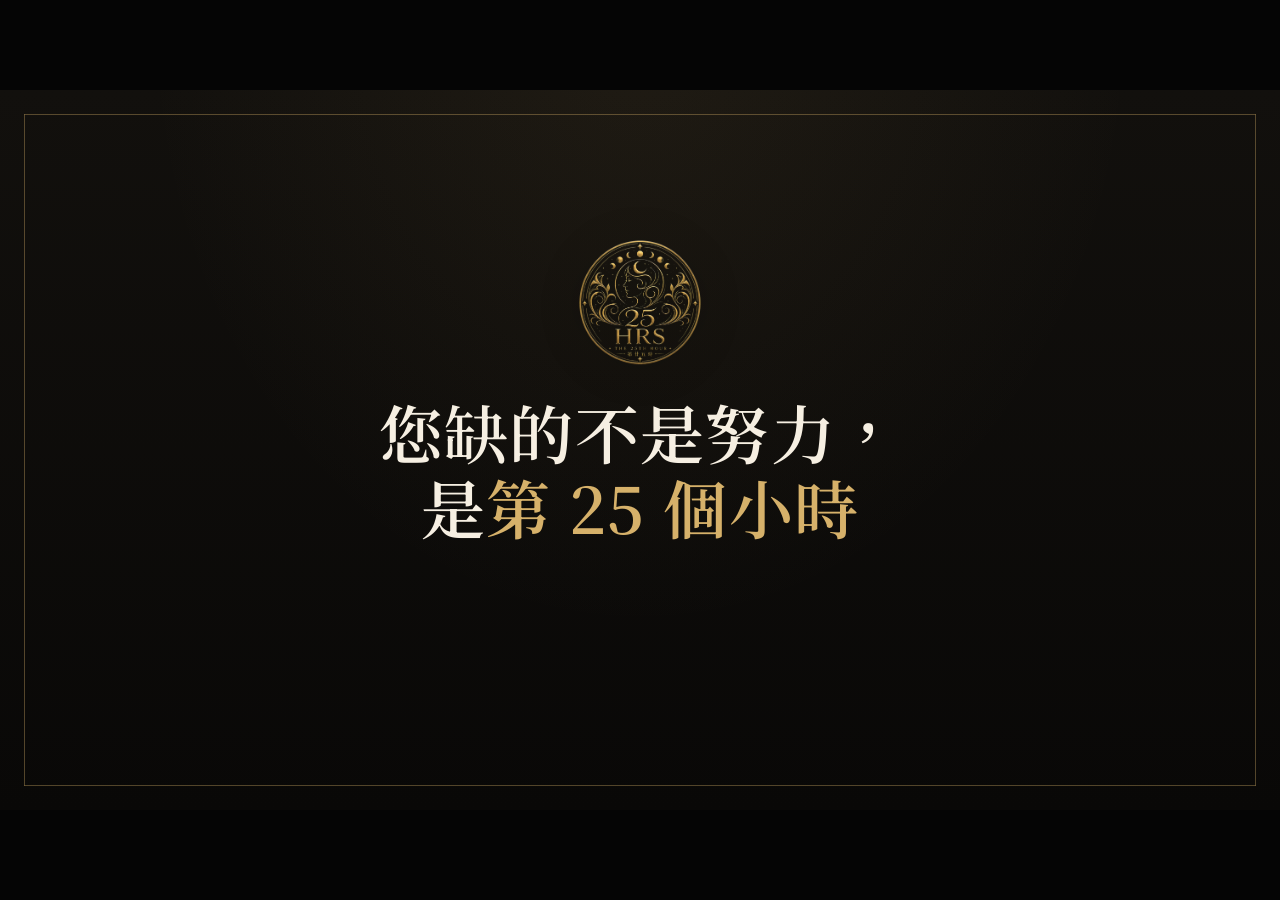
<file: index.html>
<!doctype html>
<html lang="zh-Hant">
<head>
<meta charset="utf-8">
<meta name="viewport" content="width=device-width,initial-scale=1">
<title>25HRS 線上分享會｜企業主的三種資本素養</title>
<link rel="preconnect" href="https://fonts.googleapis.com">
<link rel="preconnect" href="https://fonts.gstatic.com" crossorigin>
<link href="https://fonts.googleapis.com/css2?family=Noto+Sans+TC:wght@400;500;700&family=Noto+Serif+TC:wght@400;600;700&family=Cormorant+Garamond:wght@600&display=swap" rel="stylesheet">
<link rel="stylesheet" href="assets/css/25hrs-deck.css">
<link rel="stylesheet" href="assets/css/deck-slides.css">
</head>
<body>

<!-- ══════════ SVG SPRITE（inline，確保 file:// 可直接開啟） ══════════ -->
<svg width="0" height="0" style="position:absolute" aria-hidden="true"><defs>
<g id="i01"><circle cx="12" cy="13" r="7.5"/><path d="M12 8.5V13l3 2"/><path d="M18.8 6.2l2.2-2.2"/><circle cx="21.8" cy="3.2" r=".9"/></g>
<g id="i02"><path d="M2.5 6.5c0-1.2 1.2-2 2.2-1.3L9 8c1.1.8 1.7 2 1.7 3.3v1.2"/><path d="M21.5 17.5c0 1.2-1.2 2-2.2 1.3L15 16c-1.1-.8-1.7-2-1.7-3.3v-1.2"/><path d="M11.4 11.8l1.2 1.2"/></g>
<g id="i03"><rect x="13" y="6" width="8" height="11" rx="1"/><circle cx="5.5" cy="6" r="2"/><path d="M5.5 8v5l-2 5.5"/><path d="M5.5 13l3 5.5"/><path d="M5.5 10l5.5 2"/><path d="M2 21h2.5M5.5 22h2.5"/></g>
<g id="i04"><path d="M6 3h7l4 4v4"/><path d="M13 3v4h4"/><path d="M6 3v18h5.5"/><circle cx="17.5" cy="17.5" r="4.2"/><path d="M17.5 15.2l.7 1.4 1.5.2-1.1 1.1.26 1.5-1.36-.7-1.36.7.26-1.5-1.1-1.1 1.5-.2z"/></g>
<g id="i05"><path d="M2 9l8-5 8 5"/><path d="M5 10v8M10 10v8M15 10v8"/><path d="M2 20.5h16"/><circle cx="19.5" cy="17.5" r="3.4"/><path d="M19.5 15.6v3.8"/></g>
<g id="i06"><rect x="2.5" y="2.5" width="8" height="8" rx="1"/><rect x="13" y="2.5" width="8" height="8" rx="1"/><rect x="2.5" y="13" width="8" height="8" rx="1"/><circle cx="16.8" cy="16.8" r="4"/><path d="M19.7 19.7L22 22"/></g>
<g id="i07"><path d="M12 3.5v17"/><path d="M7 20.5h10"/><path d="M4.5 7.5h15"/><circle cx="12" cy="6" r="1"/><path d="M4.5 7.5L2.6 11.4a2.4 2.4 0 004.4 0z"/><path d="M19.5 7.5l-1.9 3.9a2.4 2.4 0 004.4 0z"/></g>
<g id="i08"><path d="M3.5 20.5V3"/><path d="M3.5 20.5H21"/><path d="M4.5 19.5L20 12.5"/><path d="M4.5 19.5C11.5 19.5 17.5 15 20 4.5"/><circle cx="20" cy="4.5" r="1.2"/></g>
<g id="i09"><circle cx="12" cy="4.5" r="2.2"/><circle cx="4.5" cy="19.5" r="2.2"/><circle cx="12" cy="19.5" r="2.2"/><circle cx="19.5" cy="19.5" r="2.2"/><path d="M12 6.7v3.3"/><path d="M4.5 17.3v-3.5a1.5 1.5 0 011.5-1.5h12a1.5 1.5 0 011.5 1.5v3.5"/><path d="M12 12.3v5"/></g>
<g id="i10"><circle cx="12" cy="12" r="5"/><circle cx="12" cy="12" r="1"/><circle cx="12" cy="3.2" r="1.7"/><circle cx="3.9" cy="9.3" r="1.7"/><circle cx="7" cy="19.6" r="1.7"/><circle cx="17" cy="19.6" r="1.7"/><circle cx="20.1" cy="9.3" r="1.7"/></g>
<g id="i11"><path d="M3.5 6.5h6l-3 5v6"/><path d="M4 18h5"/><path d="M14.5 6.5h6l-3 5v6"/><path d="M15 18h5"/><circle cx="12" cy="3.4" r=".9"/><circle cx="9.3" cy="1.9" r=".7"/><circle cx="14.8" cy="2.1" r=".7"/></g>
<g id="i12"><path d="M1.5 21h4v-4h4v-4h4V9h4V5h3"/><circle cx="19.6" cy="2.6" r="1.6"/><path d="M18.2 4.2c-1.6.4-2.6 1.3-3 2.4"/></g>
<g id="i13"><path d="M12 2c2.2 2.3 3.3 3.9 3.3 5.6a3.3 3.3 0 01-6.6 0C8.7 5.9 9.8 4.3 12 2z"/><path d="M10.4 11v3.6M13.6 11v3.6"/><path d="M9.2 14.6h5.6l-1 6.4h-3.6z"/><path d="M4.5 18c1.4 1.9 3.1 3 5.2 3.4"/></g>
<g id="i14"><circle cx="12" cy="12" r="4.6"/><circle cx="12" cy="3.2" r="1.2"/><circle cx="16.4" cy="4.4" r="1.2"/><circle cx="19.6" cy="7.6" r="1.2"/><circle cx="20.8" cy="12" r="1.2"/><circle cx="19.6" cy="16.4" r="1.2"/><circle cx="16.4" cy="19.6" r="1.2"/><circle cx="12" cy="20.8" r="1.2"/><circle cx="7.6" cy="19.6" r="1.2"/><circle cx="4.4" cy="16.4" r="1.2"/><circle cx="3.2" cy="12" r="1.2"/><circle cx="4.4" cy="7.6" r="1.2"/><circle cx="7.6" cy="4.4" r="1.2"/></g>
<g id="i15"><path d="M4.5 2.5h11v19h-11z"/><circle cx="12.2" cy="11" r="1.5"/><path d="M12.2 12.5v2.6"/><path d="M17 11h2.5M16.6 8.2l2.2-1.4M16.6 13.8l2.2 1.4"/></g>
<g id="i16"><path d="M6 2.5h12M6 21.5h12"/><path d="M7.2 2.5c0 5 4.8 6.8 4.8 9.5s-4.8 4.5-4.8 9.5"/><path d="M16.8 2.5c0 5-4.8 6.8-4.8 9.5s4.8 4.5 4.8 9.5"/><path d="M8.4 21.5c1.1-2.6 2.2-3.7 3.6-3.7s2.5 1.1 3.6 3.7"/></g>
<g id="i17"><circle cx="10.5" cy="13.5" r="8" stroke-dasharray="3 3.4"/><path d="M8.5 15.5L21 3"/><path d="M15 3h6v6"/></g>
<g id="i18"><circle cx="12" cy="12" r="9"/><path d="M12 7v6"/><path d="M12 16.4v.2"/></g>
<g id="i19"><path d="M4 3.5h8v17H4z"/><path d="M12 7.5l4-2.2v13.4l-4-2.2"/><rect x="15.5" y="9.5" width="5" height="5" rx=".6" transform="rotate(12 18 12)"/><path d="M15.5 19.5c1.6-1.4 3.4-1.4 5.2 0"/></g>
<g id="i20"><circle cx="11" cy="13" r="6.5"/><circle cx="11" cy="13" r="2"/><path d="M11 4.5v2M11 19.5v2M2.5 13h2M17.5 13h2M5.2 7.2l1.4 1.4M15.4 17.4l1.4 1.4M16.8 7.2l-1.4 1.4M6.6 17.4l-1.4 1.4"/><path d="M17.5 8.5C19.5 6.5 20.5 4.5 21 2.5"/></g>
<g id="i21"><circle cx="8.6" cy="12" r="6.4"/><circle cx="15.4" cy="12" r="6.4"/></g>
<g id="ix"><path d="M5 5l14 14M19 5L5 19"/></g>
<g id="ick"><path d="M4 12.5l5.5 5.5L20 6.5"/></g>
<g id="iflag"><path d="M6 21.5V2.5"/><path d="M6 3.5l12.5 4L6 11.5z"/></g>
<g id="iq"><circle cx="12" cy="12" r="9"/><path d="M9.3 9.3a2.8 2.8 0 015.4 1c0 1.9-2.7 2.3-2.7 4"/><path d="M12 17.4v.2"/></g>
<g id="iplay"><circle cx="12" cy="12" r="9.2"/><path d="M10 8.4l6 3.6-6 3.6z"/></g>
</defs></svg>

<div class="stage-wrap">
<div class="stage" id="stage">

  <!-- 固定版面元件 -->
  <div class="chrome" id="chrome">
    <div class="brandmark">
      <img src="assets/img/logo-25hrs-transparent.webp" alt="25HRS">
      <div><div class="en">25HRS</div><div class="cn">THE 25TH HOUR</div></div>
    </div>
    <div class="chapter-idx"><span id="chapNow">01</span><small> / 08</small></div>
    <svg class="progress-clock" id="clock" viewBox="0 0 100 100"></svg>
    <div class="footline"></div>
    <div class="dots" id="dots"></div>
    <div class="pagenum" id="pagenum">01</div>
  </div>

  <div class="wipe" id="wipe"></div>
  <div class="clock-sweep" id="sweep">
    <svg viewBox="0 0 100 100" width="480" height="480">
      <circle cx="50" cy="50" r="42" fill="none" stroke="var(--line-soft)" stroke-width=".6"/>
      <g id="sweepTicks"></g>
      <line class="hand" x1="50" y1="50" x2="50" y2="14" stroke="var(--gold-500)" stroke-width="1.2" stroke-linecap="round"/>
    </svg>
  </div>
  <div class="blackout" id="blackout"></div>

  <div class="slides" id="slides">

  <!-- ═════════ A 段｜開場 ═════════ -->

  <section class="slide s-cover" data-chap="1" data-steps="2">
    <div class="frame-gold"></div>
    <div class="slide-in v-center">
      <img class="cover-logo breathe-soft" src="assets/img/logo-25hrs-transparent.webp" alt="25HRS">
      <h1 class="d1" style="margin-top:36px">您缺的不是努力，<br>是<span class="g">第 25 個小時</span></h1>
      <p class="lead reveal" data-step="1" style="margin-top:32px">微型創投家的三種素養　拿得到 × 用得對 × 走得遠</p>
      <div class="reveal" data-step="2" style="margin-top:56px"><span class="eyebrow">25HRS 線上分享會</span></div>
    </div>
  </section>

  <!-- 引起動機：好奇心牆 -->
  <section class="slide s-cloud" data-chap="1" data-cloud>
    <div class="slide-in v-center">
      <span class="kicker">今天這場，適合誰</span>
      <h2 class="h1" style="margin-top:10px">下面這些，<span class="g">只要有一句戳到您</span></h2>
      <div class="cloud" id="cloud" style="margin-top:26px"></div>
      <div class="cloud-punch"><div class="hr-gold" style="margin:0 auto 22px"></div><p class="quote" style="font-size:46px">您就<span class="g-underline">來對地方了</span>。</p><p class="small" style="margin-top:14px;color:var(--paper-46)">今天這場，就是為了回答這些。</p></div>
    </div>
  </section>

  <section class="slide" data-chap="1" data-steps="4">
    <div class="slide-in v-center">
      <span class="kicker">先定義清楚</span>
      <h2 class="h1" style="margin-top:20px">什麼是<span class="g">微型創投家</span></h2>
      <p class="lead reveal" data-step="1" style="margin-top:30px">不是去投資別人。<br>是<span class="g">用創投的眼光，經營自己的事業</span>。</p>
      <div class="row-3 reveal" data-step="2" style="margin-top:36px">
        <div class="card card--accent"><svg class="ic ic-48" viewBox="0 0 24 24"><use href="#i19"/></svg><div class="cap-big">資源</div><div class="h3" style="margin-top:8px">拿不拿得到錢</div></div>
        <div class="card card--accent"><svg class="ic ic-48" viewBox="0 0 24 24"><use href="#i20"/></svg><div class="cap-big">財商</div><div class="h3" style="margin-top:8px">錢用不用得對</div></div>
        <div class="card card--accent"><svg class="ic ic-48" viewBox="0 0 24 24"><use href="#i21"/></svg><div class="cap-big">信任</div><div class="h3" style="margin-top:8px">有沒有人願意跟他走</div></div>
      </div>
      <p class="body reveal" data-step="3" style="margin-top:26px">創投看一家公司，只看這三件事。</p>
      <p class="quote reveal" data-step="4" style="margin-top:16px">那<span class="g">您自己的公司</span>，過得了關嗎？</p>
    </div>
  </section>

  <section class="slide" data-chap="1" data-steps="4">
    <div class="slide-in">
      <span class="kicker">AGENDA</span>
      <h2 class="h1" style="margin-top:24px">今天，我們陪您走完<span class="g">三關</span></h2>
      <div class="steps" style="margin-top:64px">
        <div class="step reveal" data-step="1"><span class="t"><svg class="ic ic-48" viewBox="0 0 24 24"><use href="#i19"/></svg></span><span class="d"><b class="agenda-big">資源</b><b class="g-serif">拿得到</b>　錢與資源，您進得去那道門嗎</span></div>
        <div class="step reveal" data-step="2"><span class="t"><svg class="ic ic-48" viewBox="0 0 24 24"><use href="#i20"/></svg></span><span class="d"><b class="agenda-big">財商</b><b class="g-serif">用得對</b>　錢進來以後，您駕不駕得住</span></div>
        <div class="step reveal" data-step="3"><span class="t"><svg class="ic ic-48" viewBox="0 0 24 24"><use href="#i21"/></svg></span><span class="d"><b class="agenda-big">信任</b><b class="g-serif">走得遠</b>　誰願意把身家交到您手上</span></div>
      </div>
      <div class="agenda-close reveal" data-step="4">
        <svg class="ic ic-48" viewBox="0 0 24 24"><use href="#i02"/></svg>
        <p class="quote">這三關，我們<span class="g">一關接一關</span>帶您走。<br>每一關，都有一個人專門負責把它打通。</p>
      </div>
    </div>
  </section>

  <section class="slide" data-chap="1" data-poll="q0">
    <div class="slide-in">
      <span class="kicker">Q．請在聊天室打 A 到 D</span>
      <h2 class="h1" style="margin-top:24px">您現在最缺的是什麼？</h2>
      <div class="poll" id="pollq0" style="margin-top:44px"></div>
      <p class="quote poll-punch" style="margin-top:36px">這四個看起來是四件事，<br>其實都缺同一樣東西。</p>
    </div>
  </section>

  <section class="slide" data-chap="1" data-steps="4">
    <div class="slide-in">
      <span class="kicker">FOUR MINDS, ONE MISSION</span>
      <h2 class="h1" style="margin-top:24px">四個人，<span class="g">一人守一關</span></h2>
      <div class="row-4" style="margin-top:56px">
        <div class="card speaker reveal" data-step="1"><span class="role-tag">執行長</span><div class="halo"><img class="avatar" src="assets/img/speakers/AINSTEIN-avatar.webp" alt="Ainstein"></div><div class="nm">Ainstein</div><div style="margin-top:12px"><span class="tag">① 拿得到</span></div><div class="cred">愛鑫斯坦科技．兩項金融交易系統專利</div></div>
        <div class="card speaker reveal" data-step="2"><span class="role-tag">營運長</span><div class="halo"><img class="avatar" src="assets/img/speakers/rebecca-avatar.webp" alt="Rebecca"></div><div class="nm">Rebecca</div><div style="margin-top:12px"><span class="tag">① 拿得到</span></div><div class="cred">準行顧問．NVIDIA 供應鏈專利主管</div></div>
        <div class="card speaker reveal" data-step="3"><span class="role-tag">投資長</span><div class="halo"><img class="avatar" src="assets/img/speakers/andy-avatar.webp" alt="Andy"></div><div class="nm">Andy</div><div style="margin-top:12px"><span class="tag">② 用得對</span></div><div class="cred">新光金控海外投資分析師．部位逾千億</div></div>
        <div class="card speaker reveal" data-step="4"><span class="role-tag">行銷長</span><div class="halo"><img class="avatar" src="assets/img/speakers/kevin-avatar.webp" alt="Kevin"></div><div class="nm">Kevin</div><div style="margin-top:12px"><span class="tag">③ 走得遠</span></div><div class="cred">優點行銷．品牌成長與數位轉型</div></div>
      </div>
    </div>
  </section>

  <!-- ═════════ B 段｜三軸架構 ═════════ -->

  <section class="slide s-chapter" data-chap="2" data-sweep>
    <div class="slide-in v-center">
      <svg class="ic ic-96" viewBox="0 0 24 24"><use href="#i16"/></svg>
      <div class="chap-no">01</div>
      <h2 class="d2" style="margin-top:16px">企業主真正缺的那一小時</h2>
    </div>
  </section>

  <section class="slide" data-chap="2" data-flip="2">
    <div class="slide-in v-center">
      <div class="myths" style="margin-top:0">
        <div class="myth" data-flip-i="0"><div class="inner">
          <div class="face front"><svg class="ic ic-64" viewBox="0 0 24 24"><use href="#i03"/></svg><div style="margin-top:24px">再多熬一個小時</div></div>
          <div class="face back back--no"><svg class="ic ic-48 ic--clay" viewBox="0 0 24 24"><use href="#ix"/></svg><div class="fix">不是更努力。<br>是<b class="g">有沒有人願意伸手</b>。</div></div>
        </div></div>
        <div class="myth" data-flip-i="1"><div class="inner">
          <div class="face front"><svg class="ic ic-64" viewBox="0 0 24 24"><use href="#i02"/></svg><div style="margin-top:24px">有人願意伸手</div></div>
          <div class="face back back--yes"><svg class="ic ic-48 ic--jade" viewBox="0 0 24 24"><use href="#ick"/></svg><div class="fix">第 25 小時 ＝<br><b class="g">別人願意給您的那一小時</b></div></div>
        </div></div>
      </div>
      <div class="quote-box flip-punch" style="max-width:1100px;margin-top:64px">
        <p class="quote">機會，不該只屬於懂門道的少數人。真正讓企業翻身的，往往不是更努力，而是<span class="g">有沒有人願意伸出那隻看得懂門道的手</span>。</p>
      </div>
    </div>
  </section>

  <section class="slide" data-chap="2" data-axisloop>
    <div class="slide-in v-center">
      <span class="kicker">THE FRAMEWORK</span>
      <h2 class="d2" style="margin-top:10px">企業主的<span class="g">三種資本</span></h2>
      <p class="lead" style="margin-top:10px">資源　·　財商　·　信任　　這不是三個模組，是一個轉不停的輪子</p>
      <div class="axisloop" id="axisloop" style="margin-top:40px"></div>
    </div>
  </section>

  <section class="slide" data-chap="2" data-steps="3" data-axis="1">
    <div class="slide-in">
      <span class="kicker">資本一 ／ RESOURCE</span>
      <h2 class="h1" style="margin-top:20px"><span class="axis-big">資源</span><span class="g">拿得到</span>　錢與資源，您進得去那道門嗎</h2>
      <div class="row-3" style="margin-top:64px">
        <div class="card reveal" data-step="1"><svg class="ic ic-64" viewBox="0 0 24 24"><use href="#i04"/></svg><div class="h3" style="margin-top:24px">政府補助</div><p class="small" style="margin-top:16px">研發型、服務創新型、地方型。問題不是有沒有機會，是該投哪一個。</p></div>
        <div class="card reveal" data-step="2"><svg class="ic ic-64" viewBox="0 0 24 24"><use href="#i05"/></svg><div class="h3" style="margin-top:24px">政策性貸款</div><p class="small" style="margin-top:16px">銀行拒絕的不是您，是您當下呈現出來的樣子。</p></div>
        <div class="card reveal" data-step="3"><svg class="ic ic-64" viewBox="0 0 24 24"><use href="#i06"/></svg><div class="h3" style="margin-top:24px">資源盤點</div><p class="small" style="margin-top:16px">先看清楚您手上有什麼，再談怎麼談。</p></div>
      </div>
    </div>
  </section>

  <section class="slide" data-chap="2" data-steps="3" data-axis="2">
    <div class="slide-in">
      <span class="kicker">資本二 ／ FINANCE</span>
      <h2 class="h1" style="margin-top:20px"><span class="axis-big">財商</span><span class="g">用得對</span>　錢進來以後，您駕不駕得住</h2>
      <div class="row-3" style="margin-top:64px">
        <div class="card reveal" data-step="1"><svg class="ic ic-64" viewBox="0 0 24 24"><use href="#i07"/></svg><div class="h3" style="margin-top:24px">看懂現金流</div><p class="small" style="margin-top:16px">很多公司不是虧死的，是賺著賺著現金斷了。</p></div>
        <div class="card reveal" data-step="2"><svg class="ic ic-64" viewBox="0 0 24 24"><use href="#i08"/></svg><div class="h3" style="margin-top:24px">資本配置</div><p class="small" style="margin-top:16px">不做的事，決定您能長多大。</p></div>
        <div class="card reveal" data-step="3"><svg class="ic ic-64" viewBox="0 0 24 24"><use href="#i17"/></svg><div class="h3" style="margin-top:24px">辨識陷阱</div><p class="small" style="margin-top:16px">最危險的不是看起來像詐騙的，是看起來像機會的。</p></div>
      </div>
    </div>
  </section>

  <section class="slide" data-chap="2" data-steps="3" data-axis="3">
    <div class="slide-in">
      <span class="kicker">資本三 ／ TRUST</span>
      <h2 class="h1" style="margin-top:20px"><span class="axis-big">信任</span><span class="g">走得遠</span>　誰願意把身家交到您手上</h2>
      <div class="row-3" style="margin-top:64px">
        <div class="card reveal" data-step="1"><svg class="ic ic-64" viewBox="0 0 24 24"><use href="#i15"/></svg><div class="h3" style="margin-top:24px">用制度換信任</div><p class="small" style="margin-top:16px">信任是設計出來的制度，不是社交技巧。</p></div>
        <div class="card reveal" data-step="2"><svg class="ic ic-64" viewBox="0 0 24 24"><use href="#i10"/></svg><div class="h3" style="margin-top:24px">高純度過濾網</div><p class="small" style="margin-top:16px">名片的數量從來不是變數，過濾網的純度才是。</p></div>
        <div class="card reveal" data-step="3"><svg class="ic ic-64" viewBox="0 0 24 24"><use href="#i13"/></svg><div class="h3" style="margin-top:24px">長期夥伴</div><p class="small" style="margin-top:16px">從被帶，走到帶別人。</p></div>
      </div>
    </div>
  </section>

  <!-- ═════════ C 段｜十大案例（由 deck.js 依 CASES 資料渲染） ═════════ -->

  <section class="slide s-chapter" data-chap="3" data-sweep>
    <div class="slide-in v-center">
      <svg class="ic ic-96" viewBox="0 0 24 24"><use href="#i17"/></svg>
      <div class="chap-no">02</div>
      <h2 class="d2" style="margin-top:16px">十個企業，一個共同點</h2>
      <p class="lead" style="margin-top:28px">他們全都同時做對了那三件事</p>
    </div>
  </section>

  <div id="casesMount"></div>

  <section class="slide" data-chap="3" data-matrix>
    <div class="slide-in">
      <span class="kicker">THE PATTERN</span>
      <h2 class="h1" style="margin-top:14px">十家公司，攤在同一張表上</h2>
      <table class="matrix" id="matrix" style="margin-top:18px"></table>
      <div class="row-3 matrix-concl" style="margin-top:14px">
        <p class="quote" style="font-size:30px">十家有 <span class="g">7 家</span>，起步資金來自政府補助、政策性貸款或競賽型獎金</p>
        <p class="quote" style="font-size:30px">十家<span class="g">全部</span>都經歷過一次現金流瀕死</p>
        <p class="quote" style="font-size:30px">十家<span class="g">全部</span>都用制度，而不是交情，建立信任</p>
      </div>
    </div>
  </section>

  <!-- ═════════ D 段｜Rebecca：政府補助 ═════════ -->

  <!-- ① WHY：先問，不給答案 -->
  <section class="slide s-why" data-chap="4" data-why>
    <div class="slide-in v-center">
      <span class="kicker">WHY</span>
      <h2 class="d2 why-q" style="margin-top:40px">政府每年編幾千億的補助預算。</h2>
      <h2 class="d2 why-q2" style="margin-top:28px"><span class="g">為什麼您一次都沒拿到過？</span></h2>
      <p class="small why-hint" style="margin-top:64px">先在聊天室打下您心裡的答案。</p>
    </div>
  </section>

  <!-- ② GAP：讓他發現自己想錯了 -->
  <section class="slide" data-chap="4" data-flip="3" data-handoff="rebecca">
    <div class="slide-in">
      <span class="kicker">最常聽到的三種說法</span>
      <h2 class="h1" style="margin-top:20px">關於政府補助，三個最常見的想像</h2>
      <div class="myths" style="margin-top:56px">
        <div class="myth" data-flip-i="0"><div class="inner">
          <div class="face front">「補助案不就是找人<br>寫一寫、丟出去就會過？」</div>
          <div class="face back back--no"><svg class="ic ic-40 ic--clay" viewBox="0 0 24 24"><use href="#ix"/></svg><div class="fix">決勝的不是文筆，是<b class="g">還沒動筆之前</b>的三件事：計畫站不站得住、您執行得了嗎、商業價值講不講得清楚。</div></div>
        </div></div>
        <div class="myth" data-flip-i="1"><div class="inner">
          <div class="face front">「政府給的錢，<br>應該不用自己出吧？」</div>
          <div class="face back back--no"><svg class="ic ic-40 ic--clay" viewBox="0 0 24 24"><use href="#ix"/></svg><div class="fix">自籌配合款 ＋ 分期核撥 ＋ 核銷後撥付。<b class="g">拿補助，本身就是一場現金流的考驗。</b></div></div>
        </div></div>
        <div class="myth" data-flip-i="2"><div class="inner">
          <div class="face front">「代辦跟顧問<br>不都一樣？誰便宜找誰。」</div>
          <div class="face back back--no"><svg class="ic ic-40 ic--clay" viewBox="0 0 24 24"><use href="#ix"/></svg><div class="fix">代辦交付一份文件，陪跑交付一個<b class="g">執行得完的計畫</b>。差別在送件之後：查核、核銷、變更、結案。</div></div>
        </div></div>
      </div>
      <div class="handoff-cue"><span class="handoff">這三題，請 Rebecca 來回答</span><div class="halo"><img class="avatar-sm" src="assets/img/speakers/rebecca-avatar.webp" alt="Rebecca"></div></div>
      <div class="compliance" style="margin-top:48px"><svg class="ic ic--clay" viewBox="0 0 24 24" width="24" height="24"><use href="#i18"/></svg><span>本內容為教育培訓與顧問賦能，不代表任何補助核准或獲利之保證，亦不構成投資招攬或投資建議。</span></div>
    </div>
  </section>

  <!-- ③ VOICE：講師出場（介紹頁：一個具體到不像話的細節） -->
  <section class="slide s-intro" data-chap="4" data-sweep data-steps="3">
    <div class="slide-in">
      <div class="intro-fig grounded"><div class="halo-bg"></div><img class="portrait" src="assets/img/speakers/rebecca-body.webp" alt="Rebecca"></div>
      <div class="intro-txt">
        <span class="role-badge">營運長</span>
        <h2 class="h1" style="margin-top:20px">Rebecca</h2>
        <p class="caption" style="margin-top:12px">準行顧問有限公司 負責人</p>
        <p class="quote intro-hook reveal" data-step="1" style="margin-top:36px">我在 <span class="g">NVIDIA</span> 管供應鏈專利。<br>今天第一個案例，<br>就是 <span class="g">NVIDIA</span>。</p>
        <ul class="cv reveal" data-step="2">
          <li>政府補助顧問</li><li>NVIDIA 供應鏈專利主管</li><li>台大法律背景</li><li>AI 應用落地</li>
        </ul>
        <div class="axes axes--mini reveal" data-step="3">
          <div class="axis axis--1 is-on"><svg class="ic ic-32" viewBox="0 0 24 24"><use href="#i19"/></svg><span class="nm">① 拿得到</span><span class="desc">政府補助</span></div>
        </div>
      </div>
    </div>
  </section>

  <section class="slide" data-chap="4" data-steps="2">
    <div class="slide-in v-center">
      <svg class="ic ic-96" viewBox="0 0 24 24"><use href="#i04"/></svg>
      <h2 class="d2" style="margin-top:32px">政府補助，不是寫一寫就會過</h2>
      <p class="quote reveal" data-step="2" style="margin-top:44px">「我發現很多企業<br>缺的不是補助，<span class="g">而是看懂補助的能力</span>。」</p>
    </div>
  </section>

  <section class="slide s-portrait" data-chap="4">
    <div class="slide-in">
      <div class="portrait-fig grounded"><div class="halo-bg"></div><img class="portrait" src="assets/img/speakers/rebecca-body.webp" alt="Rebecca"></div>
      <div class="portrait-txt">
        <span class="kicker">我自己就是一個失敗經驗</span>
        <div class="quote-box" style="margin-top:36px"><p class="quote">我開過一間身心靈公司。<br>那時候我<span class="g">不懂政府資源</span>，<br>也不知道要去<span class="g">結交創業者的人脈</span>。</p></div>
      </div>
    </div>
  </section>

  <section class="slide" data-chap="4" data-fail>
    <div class="slide-in v-center">
      <span class="kicker">那間公司，最後收掉了</span>
      <div class="failnums" style="margin-top:28px">
        <div class="stat"><span class="num" data-count="400">0</span><span class="unit"> 位</span><div class="label">學生</div></div>
        <div class="stat"><span class="num" data-count="4">0</span><span class="unit"> 位</span><div class="label">老師</div></div>
        <div class="stat"><span class="num" data-count="2">0</span><span class="unit"> 位</span><div class="label">顧問</div></div>
      </div>
      <svg class="failchart" id="failchart" viewBox="0 0 900 300"></svg>
      <p class="quote fail-punch" style="margin-top:20px">數字很好看。<br>但沒人告訴我，<span class="g">還有另一條路</span>。</p>
    </div>
  </section>

  <section class="slide" data-chap="4" data-rotary>
    <div class="slide-in">
      <span class="kicker">我那時候加入的是 BNI</span>
      <div class="rotary-wrap">
        <svg class="rotary" id="rotary" viewBox="0 0 400 400"></svg>
        <div class="rotary-txt">
          <p class="quote">但就創業者的角度而言，<br>我們需要的是<span class="g">一起努力的創業夥伴</span>，<br>並不是已經完成商業模式、<br>穩定運轉的<span class="g-serif">企業家</span>。</p>
          <p class="caption rotary-note" style="margin-top:28px">BNI 本身是很好的商務社團。<br>只是跟我當時的階段，不太合。</p>
        </div>
      </div>
      <div class="seed-mark" id="seedMark"><svg viewBox="0 0 24 24" class="ic ic-32"><use href="#i01"/></svg></div>
    </div>
  </section>

  <section class="slide s-portrait s-portrait--r" data-chap="4">
    <div class="slide-in">
      <div class="portrait-txt">
        <span class="kicker">這一次不一樣了</span>
        <div class="quote-box" style="margin-top:36px"><p class="quote">我跟團隊說：這一次我開的新公司，<br>我已經懂了<span class="g">政府補助跟政策性貸款</span>。<br><br>所以我們創了 25HRS。</p></div>
      </div>
      <div class="portrait-fig grounded"><div class="halo-bg"></div><img class="portrait" src="assets/img/speakers/rebecca-body.webp" alt="Rebecca"></div>
    </div>
  </section>

  <!-- Rebecca：兩支政府補助成功案例（按鍵切換） -->
  <section class="slide s-video" data-chap="4" data-video="XcjPG_XWI50,2_zI16TmPQg">
    <div class="slide-in v-center">
      <span class="kicker">SIIR 服務業創新研發計畫　成功案例　1.25 倍速</span>
      <div class="vtabs">
        <span class="vtab is-on"><b>案例 01</b>密室創意有限公司</span>
        <span class="vtab"><b>案例 02</b>螞蟻帝國企業有限公司</span>
      </div>
      <div class="videobox"><div class="video-ph"><svg class="ic ic-96" viewBox="0 0 24 24"><use href="#iplay"/></svg><p class="small" style="margin-top:16px;letter-spacing:.16em;color:var(--paper-46)">播　放</p></div></div>
      <p class="caption vnote">影片為經濟部商業司公開之計畫案例</p>
    </div>
  </section>

  <section class="slide" data-chap="4" data-iobox>
    <div class="slide-in v-center">
      <span class="kicker">我們是怎麼運作的</span>
      <div class="iobox" style="margin-top:56px">
        <div class="io-side"><div class="io-label">INPUT</div><div class="io-val">您的 idea</div></div>
        <svg class="io-arrow" viewBox="0 0 120 24"><path d="M2 12h108M100 5l10 7-10 7"/><circle class="io-dot" cx="2" cy="12" r="4"/></svg>
        <div class="io-box" id="ioBox">
          <div class="io-noise"></div>
          <div class="io-inner">
            <div class="io-person"><svg class="ic ic-48" viewBox="0 0 24 24"><use href="#i04"/></svg><div><b class="g-serif">政府補助顧問</b><span>Rebecca</span></div></div>
            <div class="io-person"><svg class="ic ic-48" viewBox="0 0 24 24"><use href="#i19"/></svg><div><b class="g-serif">數位轉型委外商</b><span>Ainstein</span></div></div>
          </div>
        </div>
        <svg class="io-arrow" viewBox="0 0 120 24"><path d="M2 12h108M100 5l10 7-10 7"/></svg>
        <div class="io-side"><div class="io-label">OUTPUT</div><div class="io-val">數位轉型<br>提升核准機率</div></div>
      </div>
      <p class="quote io-punch" style="margin-top:56px">別人的是黑箱。<br><span class="g">我們的，是透明的。</span></p>
      <p class="small io-punch2" style="margin-top:24px">隨時可以討論。您只要專心於本業就好。</p>
    </div>
  </section>

  <section class="slide" data-chap="4" data-steps="2">
    <div class="slide-in">
      <span class="kicker">時間，才是最貴的成本</span>
      <h2 class="h1" style="margin-top:14px">自己來，跟交給我們</h2>
      <div class="row-2" style="margin-top:34px">
        <div class="card card--lg reveal" data-step="1">
          <div class="h3">自己來</div>
          <div class="steps" style="margin-top:24px">
            <div class="step"><span class="t" style="font-size:28px">40h+</span><span class="d">政府補助培訓機構的課</span></div>
            <div class="step"><span class="t" style="font-size:28px">60-100h</span><span class="d">學會寫整套所需的時間</span></div>
            <div class="step"><span class="t" style="font-size:28px">?</span><span class="d">送件之後的查核、核銷、結案</span></div>
          </div>
          <p class="small" style="margin-top:28px;color:var(--paper-46)">多數人第一次送件，卡住的不是文筆，是還沒動筆之前就沒做的三件事。</p>
        </div>
        <div class="card card--lg card--accent is-on reveal" data-step="2">
          <div class="h3">交給我們</div>
          <div class="steps" style="margin-top:24px">
            <div class="step"><span class="t" style="font-size:28px">01</span><span class="d">您只要把想法告訴我們</span></div>
            <div class="step"><span class="t" style="font-size:28px">02</span><span class="d">一站式服務，全程透明可看</span></div>
            <div class="step"><span class="t" style="font-size:28px">03</span><span class="d">該提醒的部分，我們也會提醒</span></div>
          </div>
          <p class="small" style="margin-top:28px"><b class="g">您可以很放心地去做本業該做的事。</b></p>
        </div>
      </div>
      <div class="compliance" style="margin-top:22px"><svg class="ic ic--clay" viewBox="0 0 24 24" width="24" height="24"><use href="#i18"/></svg><span>本內容為教育培訓與顧問賦能，不代表任何補助核准或獲利之保證。</span></div>
    </div>
  </section>

  <section class="slide" data-chap="4" data-steps="2">
    <div class="slide-in v-center">
      <svg class="ic ic-160" viewBox="0 0 24 24"><use href="#i15"/></svg>
      <h2 class="d2" style="margin-top:48px">表格，誰都下載得到。</h2>
      <h2 class="d2 reveal" data-step="2" style="margin-top:24px">但<span class="g-underline">門道不在表格裡</span>。</h2>
    </div>
  </section>

  <!-- 坊間寫手 vs 25HRS CLUB（原 PPT p41，收單段的伏筆） -->
  <section class="slide" data-chap="4" data-steps="3">
    <div class="slide-in">
      <span class="kicker">跟坊間的補助案寫手，差在哪</span>
      <h2 class="h1" style="margin-top:14px">同樣一件事，兩種收費結構</h2>
      <div class="vsgrid" style="margin-top:32px">
        <div class="vhead"></div><div class="vhead">坊間寫手</div><div class="vhead vhead--mine">25HRS CLUB</div>
        <div class="vstage reveal" data-step="1">提案</div>
        <div class="vcell reveal" data-step="1">先收開案費 <b class="clay">8 到 15 萬</b><br>不能幫您去簡報</div>
        <div class="vcell vcell--mine reveal" data-step="1"><b class="g">不收開案費</b><br>成為委外商，陪您一起簡報</div>
        <div class="vstage reveal" data-step="2">執行</div>
        <div class="vcell reveal" data-step="2">不能成為委外商<br>幫您執行</div>
        <div class="vcell vcell--mine reveal" data-step="2">成為您的委外商<br><b class="g">幫您做數位轉型</b></div>
        <div class="vstage reveal" data-step="3">核銷</div>
        <div class="vcell reveal" data-step="3">後收結案費 <b class="clay">15 到 30%</b><br>寫手委託費<b class="clay">無法核銷</b></div>
        <div class="vcell vcell--mine reveal" data-step="3">透過補助案的<b class="g">委外費</b>支付<br>讓您能順利完成核銷</div>
      </div>
      <div class="compliance" style="margin-top:28px"><svg class="ic ic--clay" viewBox="0 0 24 24" width="24" height="24"><use href="#i18"/></svg><span>本內容為教育培訓與顧問賦能，不代表任何補助核准或獲利之保證。費用結構依實際簽約內容為準。</span></div>
    </div>
  </section>

  <!-- 段末錨點：回到三軸 -->
  <section class="slide s-anchor" data-chap="4" data-anchor="0">
    <div class="slide-in v-center">
      <span class="kicker">這一段，打通的是</span>
      <div class="anchor3" style="margin-top:40px"></div>
      <p class="quote anchor-punch" style="margin-top:48px">政府補助不是伸手要錢。<br>是讓<span class="g">最挑剔的那個客戶</span>，先替您的商業模式背書。</p>
    </div>
  </section>

  <!-- ═════════ E 段｜Ainstein：政策性貸款與資源盤點 ═════════ -->

  <!-- ① WHY -->
  <section class="slide s-why" data-chap="5" data-why>
    <div class="slide-in v-center">
      <span class="kicker">WHY</span>
      <h2 class="d2 why-q" style="margin-top:40px">您當初，</h2>
      <h2 class="d2 why-q2" style="margin-top:28px"><span class="g">為什麼要開公司？</span></h2>
      <p class="small why-hint" style="margin-top:64px">這個問題，多數人沒有認真想過。</p>
    </div>
  </section>

  <!-- ② GAP：三個常見答案，逐一劃掉 -->
  <section class="slide" data-chap="5" data-whyopen>
    <div class="slide-in v-center">
      <span class="kicker">大部分人的答案是這三個</span>
      <div class="row-3" style="margin-top:56px">
        <div class="card wo-card"><div class="h3">合法賣東西？</div></div>
        <div class="card wo-card"><div class="h3">開發票？</div></div>
        <div class="card wo-card"><div class="h3">節稅？</div></div>
      </div>
      <p class="quote wo-punch" style="margin-top:64px">這些都做得到，<br>但都<span class="g">不是開公司真正的價值</span>。</p>
    </div>
  </section>

  <section class="slide" data-chap="5" data-steps="2">
    <div class="slide-in v-center">
      <span class="kicker">開公司的唯一目的</span>
      <h2 class="d1" style="margin-top:40px"><span class="g-underline">槓桿銀行和政府</span></h2>
      <p class="lead reveal" data-step="2" style="margin-top:56px">您的公司，是拿來承接<span class="g">別人的資源</span>的容器。<br>不是拿來承接您自己的積蓄。</p>
    </div>
  </section>

  <!-- ③ VOICE：Ainstein出場 -->
  <section class="slide s-intro" data-chap="5" data-sweep data-steps="3">
    <div class="slide-in">
      <div class="intro-fig grounded"><div class="halo-bg"></div><img class="portrait" src="assets/img/speakers/AINSTEIN-body.webp" alt="Ainstein"></div>
      <div class="intro-txt">
        <span class="role-badge">執行長</span>
        <h2 class="h1" style="margin-top:20px">Ainstein</h2>
        <p class="caption" style="margin-top:12px">愛鑫斯坦科技有限公司</p>
        <p class="quote intro-hook reveal" data-step="1" style="margin-top:36px">我有<span class="g">兩張專利證書</span>。<br>一張是智能交易系統，<br>另一張是把交易變成遊戲。</p>
        <ul class="cv reveal" data-step="2">
          <li>華碩電腦 電競軟體部 高級工程師</li><li>交通大學 多媒體工程所</li><li>臺灣師範大學 數學系</li>
          <li>新型專利 <b class="g">M598465</b> 智能交易系統</li><li>新型專利 <b class="g">M683802</b> 遊戲化智能金融交易系統</li>
        </ul>
        <div class="axes axes--mini reveal" data-step="3">
          <div class="axis axis--1 is-on"><svg class="ic ic-32" viewBox="0 0 24 24"><use href="#i19"/></svg><span class="nm">① 拿得到</span><span class="desc">政策性貸款．資源盤點．數位轉型</span></div>
        </div>
      </div>
    </div>
  </section>

  <section class="slide" data-chap="5" data-steps="3">
    <div class="slide-in v-center">
      <span class="kicker">同樣是創業，開局差在哪</span>
      <h2 class="h1" style="margin-top:14px">您是先創業，還是<span class="g">先盤點資源</span>？</h2>
      <div class="row-2" style="margin-top:56px">
        <div class="card card--lg reveal" data-step="1" style="opacity:.55">
          <div class="h3" style="color:var(--paper-46)">先創業，再想辦法</div>
          <p class="body" style="margin-top:20px">自己的錢先燒。撐不住了才去找資源，這時候體質最差、最沒得談。</p>
          <p class="quote" style="margin-top:28px;font-size:36px;color:var(--paper-46)">天崩開局</p>
        </div>
        <div class="card card--lg card--accent reveal" data-step="2">
          <div class="h3">先盤點資源，再創業</div>
          <p class="body" style="margin-top:20px">用低利甚至零利率的錢開局，資本結構一開始就是對的。</p>
          <p class="quote" style="margin-top:28px;font-size:36px;">天堂開局</p>
        </div>
      </div>
      <p class="quote reveal" data-step="3" style="margin-top:48px">差別不在能力。<span class="g">在順序。</span></p>
    </div>
  </section>

  <section class="slide" data-chap="5" data-steps="3">
    <div class="slide-in">
      <span class="kicker">創業資源，只有兩條路</span>
      <h2 class="h1" style="margin-top:14px">銀行，跟政府</h2>
      <div class="row-2" style="margin-top:48px">
        <div class="card card--lg reveal" data-step="1">
          <svg class="ic ic-64" viewBox="0 0 24 24"><use href="#i05"/></svg>
          <div class="h3" style="margin-top:20px">銀行　政策性貸款</div>
          <p class="body" style="margin-top:16px">青創　│　鳳凰　│　中小微</p>
        </div>
        <div class="card card--lg reveal" data-step="2">
          <svg class="ic ic-64" viewBox="0 0 24 24"><use href="#i04"/></svg>
          <div class="h3" style="margin-top:20px">政府　計畫案補助</div>
          <p class="body" style="margin-top:16px">資格型　│　競爭型</p>
        </div>
      </div>
      <p class="quote reveal" data-step="3" style="margin-top:40px">藉由<span class="g">官方公正客觀的立場</span>，<br>來檢視您的商業模式。</p>
      <div class="compliance" style="margin-top:28px"><svg class="ic ic--clay" viewBox="0 0 24 24" width="24" height="24"><use href="#i18"/></svg><span>本內容為教育培訓與顧問賦能，各項貸款與補助之資格、額度與條件依主管機關公告為準，不代表任何核准之保證。</span></div>
    </div>
  </section>

  <section class="slide" data-chap="5" data-steps="3">
    <div class="slide-in">
      <span class="kicker">三種政策性貸款，各有對應族群</span>
      <h2 class="h1" style="margin-top:14px">不是哪個好，是<span class="g">哪個是您</span></h2>
      <div class="row-3" style="margin-top:48px">
        <div class="card card--lg reveal" data-step="1"><div class="loan-k">青創</div><div class="h3" style="margin-top:16px">青年創業及啟動金貸款</div><p class="small" style="margin-top:16px">對應族群：青年創業者</p></div>
        <div class="card card--lg reveal" data-step="2"><div class="loan-k">鳳凰</div><div class="h3" style="margin-top:16px">微型創業鳳凰貸款</div><p class="small" style="margin-top:16px">對應族群：中高齡，或負擔家庭照顧責任的二度就業創業者</p></div>
        <div class="card card--lg reveal" data-step="3"><div class="loan-k">中小微</div><div class="h3" style="margin-top:16px">中小微企業多元發展專案貸款</div><p class="small" style="margin-top:16px">對應族群：一般中小微型企業的周轉與設備資金</p></div>
      </div>
      <p class="caption" style="margin-top:24px">年齡、額度、利率與年限，依主管機關最新公告為準。</p>
    </div>
  </section>

  <section class="slide" data-chap="5" data-steps="3">
    <div class="slide-in v-center">
      <h2 class="d2"><span class="g">銀行不會借錢給沒錢的人。</span></h2>
      <p class="lead reveal" data-step="1" style="margin-top:48px">所以即使您現在不缺資金，也建議申請。</p>
      <div class="row-2 reveal" data-step="2" style="margin-top:40px">
        <div class="card"><p class="body">用低利率甚至零利率的資金，<b class="g">加強營運彈性</b></p></div>
        <div class="card card--accent"><p class="body">透過銀行端公正客觀的立場，<b class="g">幫您檢視與優化商業模式</b></p></div>
      </div>
      <p class="quote reveal" data-step="3" style="margin-top:44px">申請貸款這件事，<br>本身就是一次<span class="g">免費的商業模式健檢</span>。</p>
    </div>
  </section>

  <section class="slide" data-chap="5" data-b2g>
    <div class="slide-in v-center">
      <span class="kicker">哪一種客戶最難成交</span>
      <svg id="b2g" class="funnel" viewBox="0 0 440 440" style="margin-top:24px"></svg>
      <p class="quote b2g-punch" style="margin-top:32px">如果連政府或銀行都不認為<br>您的商業模式會賺錢，<br><span class="g">那 B2B 與 B2C 就更難成交。</span></p>
    </div>
  </section>

  <section class="slide" data-chap="5" data-stack>
    <div class="slide-in v-center">
      <span class="kicker">三個身分，疊在同一個人身上</span>
      <div class="stackcards" id="stackcards" style="margin-top:56px">
        <div class="scard"><div class="h3">學術</div><p class="small">師大數學系<br>交大資工所</p></div>
        <div class="scard"><div class="h3">產業</div><p class="small">華碩 ROG 電競部門<br>高級工程師</p></div>
        <div class="scard"><div class="h3">金融</div><p class="small">2017 入市，十年<br>股票→期貨→選擇權→外匯<br><b class="g">兩項新型專利</b></p></div>
      </div>
      <p class="quote stack-punch" style="margin-top:56px">工程師的靈魂，讓我做任何事<br>都渴望找出<span class="g">通則</span>，並將它量化、複製。</p>
    </div>
  </section>

  <section class="slide s-video" data-chap="5" data-video="QGrkyHQLWPM" data-vstart="2">
    <div class="slide-in v-center">
      <span class="kicker">兩張專利，長成什麼樣子</span>
      <h2 class="h1" style="margin-top:10px">量化交易　<span class="g">遊戲化戰情室</span></h2>
      <div class="videobox videobox--sm"><div class="video-ph"><svg class="ic ic-96" viewBox="0 0 24 24"><use href="#iplay"/></svg><p class="small" style="margin-top:16px;letter-spacing:.16em;color:var(--paper-46)">播　放</p></div></div>
      <p class="caption" style="margin-top:16px">新型專利 M598465 智能交易系統　│　M683802 遊戲化智能金融交易系統</p>
      <div class="edu-mark">本影片為技術與工具展示，不構成投資建議或招攬，亦不代表任何獲利之保證。</div>
    </div>
  </section>

  <section class="slide" data-chap="5" data-esbi>
    <div class="slide-in v-center">
      <span class="kicker">2021 年底，我遇到真正的震撼教育</span>
      <div class="esbi-wrap" style="margin-top:40px">
        <svg class="esbi" id="esbi" viewBox="0 0 420 420"></svg>
        <div class="esbi-legend">
          <p class="small"><b class="g-serif">ESBI 象限</b><br>把賺錢的方式分成四種身分：<br>E 員工　S 自雇者<br>B 企業家　I 投資者</p>
          <p class="small esbi-note" style="margin-top:32px">我直接從 E 跳到 I，<br>跳過了 S 和 B。</p>
        </div>
      </div>
      <p class="quote esbi-punch" style="margin-top:40px">不管工程師的薪水再高、交易賺了多少錢，<br>不懂得打造自動運轉的事業體，<br>我終究只是一個<span class="g">高級打工族</span>。</p>
    </div>
  </section>

  <section class="slide" data-chap="5" data-puzzle>
    <div class="slide-in v-center">
      <span class="kicker">直到今年初，所有拼圖終於湊齊</span>
      <div class="puzzle-stage" id="puzzleStage" style="margin-top:32px"></div>
      <p class="quote puzzle-punch">這一刻，我打通了從軟體研發、企業營運<br>到資金調度的<span class="g">所有關鍵資源</span>。</p>
      <div class="founders-row puzzle-founders">
        <span class="small">今年五月，我把這套模式跟三位夥伴深度碰撞</span>
        <div class="fnames"><span>REBECCA</span><span>KEVIN</span><span>ANDY</span><span class="g">Ainstein</span></div>
        <span class="small">這就是 <b class="g-serif">25HRS CLUB</b> 誕生的初衷</span>
      </div>
    </div>
  </section>

  <section class="slide s-portrait s-portrait--r" data-chap="5">
    <div class="slide-in">
      <div class="portrait-txt">
        <div class="quote-box"><p class="quote">我們不打單打獨鬥的消耗戰。<br><br>我們準備好帶領大家一起成長、共好。<br><br><span class="g">我們準備好了，您呢？</span></p></div>
      </div>
      <div class="portrait-fig grounded"><div class="halo-bg"></div><img class="portrait" src="assets/img/speakers/AINSTEIN-body.webp" alt="Ainstein"></div>
    </div>
  </section>

  <section class="slide s-anchor" data-chap="5" data-anchor="0">
    <div class="slide-in v-center">
      <span class="kicker">這一段，打通的還是</span>
      <div class="anchor3" style="margin-top:40px"></div>
      <p class="quote anchor-punch" style="margin-top:48px">錢從哪裡來，決定您的公司<span class="g">開局的高度</span>。<br>這一關過了，才輪到第二關。</p>
    </div>
  </section>

  <!-- ═════════ F 段｜Andy：資金運用與金融素養 ═════════ -->

  <!-- ① WHY -->
  <section class="slide s-why" data-chap="6" data-why>
    <div class="slide-in v-center">
      <span class="kicker">WHY</span>
      <h2 class="d2 why-q" style="margin-top:40px">您的公司帳上有賺錢。</h2>
      <h2 class="d2 why-q2" style="margin-top:28px"><span class="g">那為什麼帳戶裡沒錢？</span></h2>
      <p class="small why-hint" style="margin-top:64px">這一題，幾乎每一位撐過三年的老闆都遇過。</p>
    </div>
  </section>

  <!-- ② GAP -->
  <section class="slide" data-chap="6" data-flip="3" data-handoff="andy">
    <div class="slide-in">
      <span class="kicker">最常聽到的三種說法</span>
      <h2 class="h1" style="margin-top:20px">關於錢，三個最常見的想像</h2>
      <div class="myths" style="margin-top:56px">
        <div class="myth" data-flip-i="0"><div class="inner">
          <div class="face front">「損益表有賺錢，<br>為什麼帳上都沒錢？」</div>
          <div class="face back back--no"><svg class="ic ic-40 ic--clay" viewBox="0 0 24 24"><use href="#ix"/></svg><div class="fix">獲利是「認列」，現金是「到手」。應收帳款、存貨、資本支出、稅，全卡在中間。<b class="g">很多公司不是虧死的。</b></div></div>
        </div></div>
        <div class="myth" data-flip-i="1"><div class="inner">
          <div class="face front">「帳上有閒錢，<br>就該拿去投資讓它生錢？」</div>
          <div class="face back back--no"><svg class="ic ic-40 ic--clay" viewBox="0 0 24 24"><use href="#ix"/></svg><div class="fix">先問三個順序題：營運水位夠幾個月？未來 12 個月有沒有大額資本支出？負債要不要先降？<b class="g">順序錯了，報酬率再高都是槓桿風險。</b></div></div>
        </div></div>
        <div class="myth" data-flip-i="2"><div class="inner">
          <div class="face front">「老闆的錢跟公司的錢，<br>本來就是同一筆吧？」</div>
          <div class="face back back--no"><svg class="ic ic-40 ic--clay" viewBox="0 0 24 24"><use href="#ix"/></svg><div class="fix">混用同時傷三件事：財報可信度（影響貸款）、稅務風險、未來引資與傳承的估值。<b class="g">分開，是為了讓公司有資格拿到更好的錢。</b></div></div>
        </div></div>
      </div>
      <div class="handoff-cue"><span class="handoff">這三題，請 Andy 來回答</span><div class="halo"><img class="avatar-sm" src="assets/img/speakers/andy-avatar.webp" alt="Andy"></div></div>
    </div>
  </section>

  <!-- ③ VOICE：Andy出場 -->
  <section class="slide s-intro" data-chap="6" data-sweep data-steps="3">
    <div class="slide-in">
      <div class="intro-fig grounded"><div class="halo-bg"></div><img class="portrait" src="assets/img/speakers/andy-body.webp" alt="Andy"></div>
      <div class="intro-txt">
        <span class="role-badge">投資長</span>
        <h2 class="h1" style="margin-top:20px">Andy</h2>
        <p class="caption" style="margin-top:12px">亞特國際資訊顧問有限公司 執行長</p>
        <p class="quote intro-hook reveal" data-step="1" style="margin-top:36px">我看過的部位，<span class="g">規模逾千億</span>。<br>所以我很清楚，<br>一般人被騙的話術長什麼樣子。</p>
        <ul class="cv reveal" data-step="2">
          <li>新光金控 海外投資分析師</li><li>全球資產配置 / 宏觀研究</li><li>固定收益策略</li><li>法人投資經驗，管理資產規模逾千億</li>
        </ul>
        <div class="axes axes--mini reveal" data-step="3">
          <div class="axis axis--2 is-on"><svg class="ic ic-32" viewBox="0 0 24 24"><use href="#i20"/></svg><span class="nm">② 用得對</span><span class="desc">資金運用．金融素養</span></div>
        </div>
      </div>
    </div>
  </section>

  <section class="slide s-portrait" data-chap="6">
    <div class="slide-in">
      <div class="portrait-fig grounded"><div class="halo-bg"></div><img class="portrait" src="assets/img/speakers/andy-body.webp" alt="Andy"></div>
      <div class="portrait-txt">
        <span class="kicker">就在今年，歷歷在目</span>
        <div class="quote-box" style="margin-top:36px"><p class="quote">我為什麼開這間公司，<br>以及我怎麼把公司的專業<br><span class="g">賦能到 25HRS</span>。</p></div>
        
      </div>
    </div>
  </section>

  <section class="slide" data-chap="6" data-quiz>
    <div class="slide-in">
      <span class="kicker">Q．哪一個最危險？請在聊天室打 A 到 D</span>
      <h2 class="h1" style="margin-top:20px">金融素養識別　辨識陷阱與機會</h2>
      <div class="quizgrid" id="quizgrid" style="margin-top:48px"></div>
      <p class="quote quiz-punch">最危險的，從來不是看起來像詐騙的那一個。<br><span class="g">是看起來像機會的那一個。</span></p>
      <div class="edu-mark">本頁為金融素養教育之情境示例，不指涉任何特定商品、機構或個人，亦不構成投資建議或招攬。</div>
    </div>
  </section>

  <section class="slide" data-chap="6" data-mirrors>
    <div class="slide-in">
      <span class="kicker">帶得走的判準</span>
      <h2 class="h1" style="margin-top:14px">五面照妖鏡</h2>
      <div class="mirrors" id="mirrors" style="margin-top:32px"></div>
      <div class="edu-mark">本頁為金融素養教育之情境示例，不指涉任何特定商品、機構或個人，亦不構成投資建議或招攬。</div>
    </div>
  </section>

  <section class="slide" data-chap="6" data-steps="4">
    <div class="slide-in v-center">
      <h2 class="h1">那真正的門道，長什麼樣子？</h2>
      <p class="lead" style="margin-top:28px">不是更神秘的商品。<span class="g">是三個更無聊的條件。</span></p>
      <div class="row-3" style="margin-top:56px;width:100%">
        <div class="card card--accent reveal" data-step="1"><div class="stat"><span class="num">01</span></div><p class="body" style="margin-top:8px;text-align:center">由<b class="g">國際正規金融機構</b>發行</p></div>
        <div class="card card--accent reveal" data-step="2"><div class="stat"><span class="num">02</span></div><p class="body" style="margin-top:8px;text-align:center">金流<b class="g">走銀行體系</b>進出</p></div>
        <div class="card card--accent reveal" data-step="3"><div class="stat"><span class="num">03</span></div><p class="body" style="margin-top:8px;text-align:center">用得起<b class="g">銀行融資管道</b></p></div>
      </div>
      <p class="quote reveal" data-step="4" style="margin-top:56px">這些不是秘密。<br><span class="g">只是一般人，沒有那條門道。</span></p>
      <div class="edu-mark">本頁為金融素養教育之情境示例，不指涉任何特定商品、機構或個人，亦不構成投資建議或招攬。</div>
    </div>
  </section>

  <!-- Andy 正解實例：先看產品本身長什麼樣 -->
  <section class="slide" data-chap="6" data-steps="3">
    <div class="slide-in">
      <span class="kicker">實例一　產品本身</span>
      <h2 class="h1" style="margin-top:10px">一張<span class="g">穩定配息</span>的儲蓄型保單</h2>
      <div class="docrow" style="margin-top:22px">
        <figure class="doc reveal" data-step="1"><img src="assets/img/case-fin/plr-product.webp" alt="產品核心特點"></figure>
        <div class="docside">
          <div class="dk reveal" data-step="2"><b>4.10<small>%</small></b><span>融資前　年化配息率</span></div>
          <div class="dk dk--lit reveal" data-step="3"><b>9.31<small>%</small></b><span>搭配銀行融資後</span></div>
          <p class="small reveal" data-step="3" style="margin-top:18px;color:var(--paper-46)">同一張保單。<br>差別只在有沒有那條銀行渠道。</p>
        </div>
      </div>
      <div class="compliance" style="margin-top:16px"><svg class="ic ic--clay" viewBox="0 0 24 24" width="24" height="24"><use href="#i18"/></svg><span>本頁為金融素養教育之案例說明，圖為產品文件內容節錄，不構成投資建議、招攬或要約，亦不推薦任何特定商品或機構。</span></div>
    </div>
  </section>

  <!-- Andy 正解實例一：同一張保單，有沒有融資渠道差 2.27 倍 -->
  <section class="slide" data-chap="6" data-steps="4">
    <div class="slide-in">
      <span class="kicker">實例一　同一張保單，兩種做法</span>
      <h2 class="h1" style="margin-top:10px">差的不是商品，<span class="g">是那條銀行渠道</span></h2>
      <p class="small" style="margin-top:10px;color:var(--paper-46)">情境：65 歲女士規劃退休現金流，自付 20 萬美元購買同一張儲蓄型保單</p>
      <div class="finrow" style="margin-top:18px">
        <div class="fin reveal" data-step="1">
          <div class="fin-h">方案一　不融資</div>
          <ul class="fin-l"><li><span>總保費</span><b>$20 萬</b></li>
            <li><span>每年淨收益</span><b>$8,204</b></li></ul>
          <div class="fin-r">4.1<small>%</small></div><div class="fin-rn">年化配息率</div>
        </div>
        <div class="fin fin--lit reveal" data-step="2">
          <div class="fin-h">方案二　搭配銀行保費融資</div>
          <ul class="fin-l"><li><span>總保費</span><b>$50 萬</b></li>
            <li><span>自付首期</span><b>$20 萬</b></li>
            <li><span>銀行融資</span><b>$30 萬</b></li>
            <li><span>每年淨收益</span><b>$18,620</b></li></ul>
          <div class="fin-r">9.31<small>%</small></div><div class="fin-rn">年化配息率</div>
        </div>
        <div class="fin fin--sum reveal" data-step="3">
          <div class="fin-h">同樣自付 20 萬美元</div>
          <div class="fin-x">2.27<small>倍</small></div>
          <p class="fin-note">每年多領<br><b class="g">$10,416</b></p>
        </div>
      </div>
      <p class="quote reveal" data-step="4" style="margin-top:16px;text-align:center;font-size:30px">一般人看到的是商品。<br><span class="g">有門道的人看到的是資金結構。</span></p>
      <div class="compliance" style="margin-top:16px"><svg class="ic ic--clay" viewBox="0 0 24 24" width="24" height="24"><use href="#i18"/></svg><span>本頁為金融素養教育之案例說明，數據引自產品文件之試算情境，不構成投資建議、招攬或要約。保費融資屬槓桿操作，將同時放大利率、匯率、保單價值與提前解約等風險，實際條件、費用與可行性依各金融機構核定為準。</span></div>
    </div>
  </section>

  <!-- 原始試算文件（佐證） -->
  <section class="slide" data-chap="6" data-steps="2">
    <div class="slide-in">
      <span class="kicker">原始文件試算</span>
      <h2 class="h1" style="margin-top:10px">原始試算，<span class="g">兩種方案攤開比</span></h2>
      <figure class="doc doc--wide reveal" data-step="1" style="margin-top:20px"><img src="assets/img/case-fin/plr-case.webp" alt="兩種方案試算比較"></figure>
      <p class="quote reveal" data-step="2" style="margin-top:16px;text-align:center;font-size:30px">數字都在上面。<span class="g">您只是從來沒被告知有第二種做法。</span></p>
      <div class="compliance" style="margin-top:14px"><svg class="ic ic--clay" viewBox="0 0 24 24" width="24" height="24"><use href="#i18"/></svg><span>本頁為金融素養教育之案例說明，圖為產品文件之試算情境節錄。保費融資屬槓桿操作，將同時放大利率、匯率、保單價值與提前解約等風險，實際條件依各金融機構核定為準。不構成投資建議、招攬或要約。</span></div>
    </div>
  </section>

  <!-- Andy 正解實例二：連定存都有門道 -->
  <section class="slide" data-chap="6" data-steps="3">
    <div class="slide-in">
      <span class="kicker">實例二　最無聊的那一個</span>
      <h2 class="h1" style="margin-top:10px">連定存，<span class="g">都有門道</span></h2>
      <div class="usdrow" style="margin-top:26px">
        <div class="usd reveal" data-step="1">
          <div class="usd-h">您自己查得到的</div>
          <div class="usd-n">3.5<small>%</small></div>
          <p class="usd-p">一般美元定存牌告利率</p>
        </div>
        <svg class="usd-arrow" viewBox="0 0 120 40"><path d="M4 20h96M100 11l14 9-14 9" fill="none" stroke="var(--gold-500)" stroke-width="2.4" stroke-linecap="round" stroke-linejoin="round"/></svg>
        <div class="usd usd--lit reveal" data-step="2">
          <div class="usd-h">有人告訴您的</div>
          <div class="usd-n">6.0<small>%</small></div>
          <p class="usd-p">銀行新戶限定．美元三個月期專案</p>
        </div>
        <figure class="usd-shot reveal" data-step="2"><img src="assets/img/case-fin/sinopac-usd.webp" alt="銀行美元優利定存專案公告"><figcaption>銀行公開的優惠專案公告</figcaption></figure>
      </div>
      <p class="quote reveal" data-step="3" style="margin-top:22px;text-align:center;font-size:32px">同一種工具，<span class="g">差了將近一倍</span>。<br>差別只在，您知不知道有這個專案。</p>
      <div class="compliance" style="margin-top:16px"><svg class="ic ic--clay" viewBox="0 0 24 24" width="24" height="24"><use href="#i18"/></svg><span>本頁為金融素養教育之案例說明，利率為各金融機構公開活動之公告內容，屬限時限額專案且可能隨時調整，實際適用條件、期別與資格依該機構最新公告為準。本頁不構成投資建議、招攬或要約，亦不推薦任何特定機構或商品。</span></div>
    </div>
  </section>

  <section class="slide s-anchor" data-chap="6" data-anchor="1">
    <div class="slide-in v-center">
      <span class="kicker">這一段，打通的是</span>
      <div class="anchor3" style="margin-top:40px"></div>
      <p class="quote anchor-punch" style="margin-top:48px">錢進得來只是開始。<br><span class="g">駕不駕得住</span>，才決定它會不會憑空不見。</p>
    </div>
  </section>

  <!-- ═════════ G 段｜Kevin：信任、圈層、俱樂部 ═════════ -->

  <!-- ① WHY -->
  <section class="slide s-why" data-chap="7" data-why>
    <div class="slide-in v-center">
      <span class="kicker">WHY</span>
      <h2 class="d2 why-q" style="margin-top:40px">您換過幾百張名片。</h2>
      <h2 class="d2 why-q2" style="margin-top:28px"><span class="g">為什麼一個真正的合作都沒發生？</span></h2>
      <p class="small why-hint" style="margin-top:64px">他們的做法，跟多數人想的不一樣。</p>
    </div>
  </section>

  <section class="slide" data-chap="7" data-fade10>
    <div class="slide-in v-center">
      <div class="faces10" id="faces10"></div>
      <p class="quote fade10-punch">這十個人找到核心夥伴的方式，<br>幾乎都<span class="g">不是靠換名片</span>。</p>
    </div>
  </section>

  <section class="slide" data-chap="7" data-recall>
    <div class="slide-in v-center">
      <p class="lead recall-lead">不只是他們。</p>
      <div class="recall-mark" id="recallMark"><svg viewBox="0 0 24 24" class="ic ic-96"><use href="#i01"/></svg></div>
      <div class="quote-box recall-quote" style="max-width:1100px;text-align:left">
        <p class="quote">我們需要的是<span class="g">一起努力的創業夥伴</span>，<br>並不是已經有家業、完成商業模式並且穩定運轉的企業家。</p>
      </div>
      <p class="quote recall-punch"><span class="g">十年前，在台灣，他踩過同一個坑。</span></p>
    </div>
  </section>

  <section class="slide" data-chap="7" data-flip="3" data-handoff="kevin">
    <div class="slide-in">
      <span class="kicker">最常聽到的說法</span>
      <h2 class="h1" style="margin-top:20px">關於人脈，三個最常見的想像</h2>
      <div class="myths" style="margin-top:56px">
        <div class="myth" data-flip-i="0"><div class="inner">
          <div class="face front">「多參加活動、多換名片，<br>人脈自然就有了。」</div>
          <div class="face back back--no"><svg class="ic ic-40 ic--clay" viewBox="0 0 24 24"><use href="#ix"/></svg><div class="fix">他們靠的是「一起打過仗的人」＋「有第三方先篩過的人」。<b class="g">名片的數量不是變數，圈子的純度才是。</b></div></div>
        </div></div>
        <div class="myth" data-flip-i="1"><div class="inner">
          <div class="face front">「圈子門檻越高、費用越貴，<br>就一定越好？」</div>
          <div class="face back back--no"><svg class="ic ic-40 ic--clay" viewBox="0 0 24 24"><use href="#ix"/></svg><div class="fix">貴不是重點。<b class="g">有沒有共同主題</b>才是。少了共同主題，高門檻就只是高消費。</div></div>
        </div></div>
        <div class="myth" data-flip-i="2"><div class="inner">
          <div class="face front">「我不擅長社交，<br>是不是就沒辦法？」</div>
          <div class="face back back--no"><svg class="ic ic-40 ic--clay" viewBox="0 0 24 24"><use href="#ix"/></svg><div class="fix">張忠謀靠一條規則，馬斯克靠公開失敗數據，Airbnb 靠保險與雙向評價。<b class="g">信任是設計出來的制度，不是社交天賦。</b></div></div>
        </div></div>
      </div>
      <div class="handoff-cue"><span class="handoff">這三題，請 Kevin 來回答</span><div class="halo"><img class="avatar-sm" src="assets/img/speakers/kevin-avatar.webp" alt="Kevin"></div></div>
    </div>
  </section>

  <!-- ③ VOICE：Kevin 出場 -->
  <section class="slide s-intro" data-chap="7" data-steps="3">
    <div class="slide-in">
      <div class="intro-fig grounded"><div class="halo-bg"></div><img class="portrait" src="assets/img/speakers/kevin-body.webp" alt="Kevin"></div>
      <div class="intro-txt">
        <span class="role-badge">行銷長</span>
        <h2 class="h1" style="margin-top:20px">Kevin</h2>
        <p class="caption" style="margin-top:12px">優點行銷整合有限公司</p>
        <p class="quote intro-hook reveal" data-step="1" style="margin-top:36px">我是做行銷的。<br>所以我最清楚什麼叫<br><span class="g">「很熱鬧，但沒有一個人真的認識您」</span>。</p>
        <ul class="cv reveal" data-step="2">
          <li>師大 衛教 / 企管</li><li>品牌行銷</li><li>成長策略與市場開發</li><li>數位轉型</li>
        </ul>
        <div class="axes axes--mini reveal" data-step="3">
          <div class="axis axis--3 is-on"><svg class="ic ic-32" viewBox="0 0 24 24"><use href="#i21"/></svg><span class="nm">③ 走得遠</span><span class="desc">信任．圈層．合作</span></div>
        </div>
      </div>
    </div>
  </section>

  <section class="slide" data-chap="7" data-steps="3">
    <div class="slide-in">
      <span class="kicker">他們在哪裡聚集</span>
      <h2 class="h1" style="margin-top:20px">他們用的是<span class="g">另外三條途徑</span></h2>
      <div class="row-3" style="margin-top:64px">
        <div class="card card--lg reveal" data-step="1"><svg class="ic ic-64" viewBox="0 0 24 24"><use href="#i02"/></svg><div class="h3" style="margin-top:24px">戰壕裡的情感</div><p class="small" style="margin-top:16px">一起經歷過生死存亡的人。PayPal 幫、騰訊五虎將都是國高中同學。</p></div>
        <div class="card card--lg reveal" data-step="2"><svg class="ic ic-64" viewBox="0 0 24 24"><use href="#i06"/></svg><div class="h3" style="margin-top:24px">高純度過濾網</div><p class="small" style="margin-top:16px">Airbnb 不去外面社交，在 YC 內部群組找夥伴。權威機構先幫您篩過。</p></div>
        <div class="card card--lg reveal" data-step="3"><svg class="ic ic-64" viewBox="0 0 24 24"><use href="#i10"/></svg><div class="h3" style="margin-top:24px">封閉式高門檻</div><p class="small" style="margin-top:16px">太陽谷峰會、Mastermind 小組。不談豐功偉業，只談「我現在最慘的危機」。</p></div>
      </div>
      <p class="small reveal" data-step="3" style="margin-top:26px;text-align:center;color:var(--paper-46);line-height:1.8">像 BNI 這類的商務引薦社團，很適合在地產業與區域型的資源互換，價值一直都在。<br><b class="g">差別不在好壞，在您現在這個階段，需要的是哪一種圈子。</b></p>
    </div>
  </section>

  <section class="slide" data-chap="7" data-steps="4">
    <div class="slide-in v-center">
      <h2 class="h1">高純度圈層，只有三個條件</h2>
      <div class="cond3" style="margin-top:64px">
        <div class="cond reveal" data-step="1"><span class="cn">封閉</span></div>
        <div class="cond reveal" data-step="2"><span class="cn">共同主題</span></div>
        <div class="cond reveal" data-step="3"><span class="cn">排他</span></div>
      </div>
      <p class="quote reveal" data-step="4" style="margin-top:64px">三個都有，才會長出<span class="g">深度的合作</span>。<br><span class="small" style="display:block;margin-top:14px;color:var(--paper-46)">少一個，就會停在「認識」而已。</span></p>
    </div>
  </section>

  <section class="slide s-chapter" data-chap="8" data-sweep>
    <div class="slide-in v-center">
      <svg class="ic ic-96" viewBox="0 0 24 24"><use href="#i14"/></svg>
      <div class="chap-no">06</div>
      <h2 class="d2" style="margin-top:16px">所以我們做了一張過濾網</h2>
      <p class="lead" style="margin-top:28px">25HRS CLUB</p>
    </div>
  </section>

  <section class="slide" data-chap="8" data-steps="2">
    <div class="slide-in">
      <span class="kicker">兩層設計</span>
      <h2 class="h1" style="margin-top:20px">每個月見得到，每一季走得深</h2>
      <div class="row-2" style="margin-top:56px">
        <div class="card card--lg reveal" data-step="1"><div class="qr-row"><div><svg class="ic ic-64" viewBox="0 0 24 24"><use href="#i11"/></svg><div class="h3" style="margin-top:20px">SALON　每月輕沙龍</div><p class="small" style="margin-top:14px">桌遊、餐酒、潑畫、球類、KTV、財商輕沙龍。低壓力、高頻率，讓關係自然發生。</p><p class="small" style="margin-top:14px"><b class="g">不必是會員，現在就能加入。</b></p></div><figure class="qr qr--md"><img src="assets/img/qr/salon.webp" alt="The 25th HR Salon 社群"><figcaption>掃描加入<br>The 25th HR Salon</figcaption></figure></div></div>
        <div class="card card--lg card--accent reveal" data-step="2"><svg class="ic ic-64" viewBox="0 0 24 24"><use href="#i10"/></svg><div class="h3" style="margin-top:24px">CLUB　六場尊榮體驗</div><p class="small" style="margin-top:16px">室內高爾夫、品酒、私宴、莊園、遊艇、盛典。邀請制，共同主題，排他。</p></div>
      </div>
    </div>
  </section>

  <!-- 年度全貌：先看一整年，再看即將到來的那一場 -->
  <section class="slide" data-chap="8" data-year>
    <div class="slide-in">
      <span class="kicker">2026.08　到　2027.07</span>
      <h2 class="h1" style="margin-top:10px">一整年，我們<span class="g">已經排好了</span></h2>
      <div class="yeargrid" id="year" style="margin-top:24px"></div>
      <div class="year-legend"><span class="lg lg--s">Salon　每月一場．軟性入口</span><span class="lg lg--c">Club　每兩月一場．邀請制</span></div>
      <p class="quote year-punch" style="margin-top:18px;text-align:center;font-size:32px">Salon <span class="g">12 場</span>　＋　Club <span class="g">6 場</span>　＝　一年 <span class="g">18 次</span>見面的理由</p>
    </div>
  </section>

  <section class="slide" data-chap="8" data-club6>
    <div class="slide-in">
      <span class="kicker">CLUB　每兩月一場，六種不同性質</span>
      <h2 class="h1" style="margin-top:10px">每兩個月一場，<span class="g">六場全部排好了</span></h2>
      <div class="club6grid" id="club6" style="margin-top:28px"></div>
      <p class="quote club6-punch" style="margin-top:24px;text-align:center;font-size:32px">同一群人，<span class="g">六種不同的相處方式</span>。</p>
    </div>
  </section>

  <section class="slide" data-chap="8" data-salon6>
    <div class="slide-in">
      <span class="kicker">SALON　每月一場，可以帶朋友來</span>
      <h2 class="h1" style="margin-top:10px">六大主題輪替，<span class="g">每月不重複</span></h2>
      <div class="salon6grid" id="salon6" style="margin-top:24px"></div>
      <p class="quote salon6-punch" style="margin-top:20px;text-align:center;font-size:30px">先讓關係自然發生，<span class="g">再談合作</span>。</p>
    </div>
  </section>

  <section class="slide s-video" data-chap="8" data-video="eXIb66SmnaE">
    <div class="slide-in v-center">
      <span class="kicker">25HRS 俱樂部　理念宣傳</span>
      <div class="videobox videobox--v"><div class="video-ph"><svg class="ic ic-96" viewBox="0 0 24 24"><use href="#iplay"/></svg><p class="small" style="margin-top:16px;letter-spacing:.16em;color:var(--paper-46)">播　放</p></div></div>
    </div>
  </section>

  <section class="slide" data-chap="8" data-steps="4">
    <div class="slide-in">
      <span class="kicker">最近的一場，就在這個週日</span>
      <h2 class="h1" style="margin-top:10px">Tee Time 室內高爾夫</h2>
      <div class="evinfo"><span><b>8 / 2</b>　週日</span><span class="evsep"></span><span><b>17:00 – 20:00</b></span><span class="evsep"></span><span>會員限定．邀請制</span></div>
      <div class="clubgrid" style="margin-top:28px">
        <figure class="cg cg--kv reveal" data-step="1"><img src="assets/img/club/club-poster-member.webp" alt="八月首場 Club 會員限定"></figure>
        <figure class="cg reveal" data-step="2"><img src="assets/img/club/club-bay.webp" alt="開放球道"><figcaption>明星高爾夫球隊指定推薦的室內高球俱樂部</figcaption></figure>
        <figure class="cg reveal" data-step="3"><img src="assets/img/club/club-lounge.webp" alt="娛樂空間"><figcaption>娛樂空間．可享用汲飲調酒的休憩區</figcaption></figure>
      </div>
      <p class="quote reveal" data-step="4" style="margin-top:22px;text-align:center;font-size:34px">打一場球，<span class="g">好的關係，剛好發生</span>。</p>
    </div>
  </section>

  <section class="slide" data-chap="8" data-ladder>
    <div class="slide-in">
      <span class="kicker">從被帶，走到帶別人</span>
      <h2 class="h1" style="margin-top:20px">成長階梯　L1 到 L5</h2>
      <div class="steps ladder" id="ladder" style="margin-top:48px">
        <div class="step is-off"><span class="t">L1</span><span class="d">會員　Member</span></div>
        <div class="step is-off"><span class="t">L2</span><span class="d">微型創投師　VIP</span></div>
        <div class="step is-off"><span class="t">L3</span><span class="d">實習創投家　Mentee</span></div>
        <div class="step is-off"><span class="t">L4</span><span class="d">加盟分部　Branch</span></div>
        <div class="step is-off"><span class="t">L5</span><span class="d">生態夥伴　Partner</span></div>
        <div class="legacy-beam" id="legacyBeam"></div>
      </div>
      <p class="quote ladder-punch" style="margin-top:40px">從被帶，<span class="g">走到帶別人</span>。</p>
    </div>
  </section>

  <section class="slide s-anchor" data-chap="8" data-anchor="2">
    <div class="slide-in v-center">
      <span class="kicker">這一段，打通的是</span>
      <div class="anchor3" style="margin-top:40px"></div>
      <p class="quote anchor-punch" style="margin-top:48px">信任不是靠交情累積的。<br>是靠<span class="g">制度</span>設計出來的。</p>
    </div>
  </section>

  <!-- ═════════ H 段｜收束與創始夥伴 ═════════ -->

  <section class="slide" data-chap="8" data-axisloop data-final>
    <div class="slide-in v-center">
      <span class="kicker">二十四個小時，我們一路走完了</span>
      <h2 class="d2" style="margin-top:14px">啟動您的<span class="g">關鍵第 25 小時</span></h2>
      <div class="axisloop" id="axisloop2" style="margin-top:32px"></div>
    </div>
  </section>

  <!-- H1 三軸自我檢核：不是我們說您需要，是他自己發現 -->
  <section class="slide" data-chap="8" data-steps="4">
    <div class="slide-in v-center">
      <span class="kicker">換您自己回答</span>
      <h2 class="h1" style="margin-top:14px">您的公司，這三關<span class="g">過得了嗎</span>？</h2>
      <div class="selfcheck" style="margin-top:48px">
        <div class="sc reveal" data-step="1"><svg class="ic ic-48" viewBox="0 0 24 24"><use href="#i19"/></svg><span>您拿得到政府與銀行的資源嗎？</span></div>
        <div class="sc reveal" data-step="2"><svg class="ic ic-48" viewBox="0 0 24 24"><use href="#i20"/></svg><span>錢進來以後，您駕得住嗎？</span></div>
        <div class="sc reveal" data-step="3"><svg class="ic ic-48" viewBox="0 0 24 24"><use href="#i21"/></svg><span>有沒有一群人，願意跟您走？</span></div>
      </div>
      <p class="quote reveal" data-step="4" style="margin-top:48px">三題只要有一題卡住，<br>那一關就是您<span class="g">現在最該打通的</span>。</p>
    </div>
  </section>

  <!-- H2 市場行情：先錨定，還沒報價 -->
  <section class="slide" data-chap="8" data-steps="5">
    <div class="slide-in">
      <span class="kicker">市場行情</span>
      <h2 class="h1" style="margin-top:12px">這些事分開買，<span class="g">各要多少</span></h2>
      <div class="row-2 mkt" style="margin-top:36px">
        <div class="mk reveal" data-step="1"><span class="mk-ax">① 拿得到</span>
          <div class="h3">政府補助企劃顧問陪跑</div>
          <p class="mk-p">坊間開案費 <b class="g">8 到 15 萬</b>，結案再抽 <b class="g">15 到 30%</b></p></div>
        <div class="mk reveal" data-step="2"><span class="mk-ax">① 拿得到</span>
          <div class="h3">政策性貸款規劃與資源盤點</div>
          <p class="mk-p">多數人自己摸索。<b class="g">花掉的是時間</b></p></div>
        <div class="mk reveal" data-step="3"><span class="mk-ax">② 用得對</span>
          <div class="h3">財商與資產配置完整培訓</div>
          <p class="mk-p">市面上<b class="g">一門課就要數萬起跳</b></p></div>
        <div class="mk reveal" data-step="4"><span class="mk-ax">③ 走得遠</span>
          <div class="h3">高門檻商務社群年費</div>
          <p class="mk-p">從<b class="g">幾萬到十幾萬</b>都有</p></div>
      </div>
      <p class="quote reveal" data-step="5" style="margin-top:32px;text-align:center">這些加起來，是一筆不小的數字。</p>
    </div>
  </section>

  <!-- H3 方案全貌：四種形式與時數 -->
  <section class="slide" data-chap="8" data-plan>
    <div class="slide-in">
      <span class="kicker">25HRS 微型創投師計劃</span>
      <h2 class="h1" style="margin-top:14px">不是一堂課。是<span class="g">四種形式</span>把您帶完一輪</h2>
      <div class="plancards" id="plan" style="margin-top:44px"></div>
      <p class="quote plan-punch" style="margin-top:40px">四位講師　×　四種形式　×　<span class="g">25 小時的直接對接</span></p>
    </div>
  </section>

  <!-- H4 誰教您什麼：四位講師 × 四種形式 -->
  <section class="slide" data-chap="8" data-planby>
    <div class="slide-in">
      <span class="kicker">每一格都有專責講師</span>
      <h2 class="h1" style="margin-top:10px">誰，教您什麼</h2>
      <div class="planby" id="planby" style="margin-top:24px"></div>
      <p class="quote planby-punch" style="margin-top:20px">您不是買一套課。<br>是<span class="g">同時請了四個顧問</span>。</p>
    </div>
  </section>

  <!-- H5 價值堆疊（逐項明細） -->
  <section class="slide" data-chap="8" data-valuestack>
    <div class="slide-in">
      <span class="kicker">25HRS 微型創投師計劃　完整方案</span>
      <h2 class="h1" style="margin-top:8px">您將獲得的資源</h2>
      <div class="vstack" id="valuestack" style="margin-top:14px"></div>
      <p class="quote vs-punch" style="margin-top:12px;font-size:34px">這是<span class="g">照市場行情</span>算出來的數字。</p>
    </div>
  </section>

  <!-- H4 打斷預期 -->
  <section class="slide" data-chap="8" data-steps="2">
    <div class="slide-in v-center">
      <h2 class="d1">但今天，</h2>
      <h2 class="d1 reveal" data-step="2" style="margin-top:24px"><span class="g">不是要賣您這個。</span></h2>
    </div>
  </section>

  <!-- H5 ★ 商業模式攤開給您看 -->
  <section class="slide" data-chap="8" data-steps="4">
    <div class="slide-in">
      <span class="kicker">我們的商業模式，攤開給您看</span>
      <h2 class="h1" style="margin-top:10px">我們的錢，<span class="g">不是從您身上賺的</span></h2>
      <div class="row-2" style="margin-top:26px">
        <div class="card reveal" data-step="1" style="opacity:.6">
          <div class="h3" style="color:var(--paper-46)">坊間寫手的收入</div>
          <p class="body" style="margin-top:14px">開案費 ＋ 結案抽成。<br>案子過不過，開案費都收了。</p>
          <p class="small" style="margin-top:12px;color:var(--clay)">而且寫手委託費，還無法核銷。</p>
        </div>
        <div class="card card--accent reveal" data-step="2">
          <div class="h3">25HRS 的收入</div>
          <p class="body" style="margin-top:14px">我們成為您的<b class="g">數位轉型委外商</b>，<br>收入來自補助案的<b class="g">委外費</b>。</p>
          <p class="small" style="margin-top:12px">案子做不成，這筆錢我們也收不到。</p>
        </div>
      </div>
      <p class="quote reveal" data-step="3" style="margin-top:26px">所以您的案子做不做得成，<br><span class="g-underline">跟我們是同一條船</span>。</p>
      <p class="body reveal" data-step="4" style="margin-top:14px">這就是為什麼，我們不需要靠學費賺您的錢。</p>
      <div class="compliance" style="margin-top:16px"><svg class="ic ic--clay" viewBox="0 0 24 24" width="24" height="24"><use href="#i18"/></svg><span>委外費之支付以實際核定之計畫內容與主管機關規定為準。本內容為教育培訓與顧問賦能，不代表任何補助核准之保證。</span></div>
    </div>
  </section>

  <!-- 正式對外方案：先讓他知道未來要多少 -->
  <section class="slide" data-chap="8" data-tiers>
    <div class="slide-in v-center">
      <span class="kicker">正式對外方案</span>
      <h2 class="h1" style="margin-top:12px">兩個方案，<span class="g">終生會員價</span></h2>
      <div class="tiers" id="tiers" style="margin-top:28px"></div>
      <p class="quote tiers-punch" style="margin-top:24px">尊榮方案是 <span class="g">9 ＋ 8 ＋ 8 ＝ 25 小時</span>。<br>我們叫 25HRS，<span class="g">名字就是從這裡來的</span>。</p>
    </div>
  </section>

  <!-- H6 價格揭曉 -->
  <section class="slide" data-chap="8" data-price>
    <div class="slide-in v-center">
      <span class="kicker">封測階段</span>
      <h2 class="h1" style="margin-top:14px">所以，<span class="g">創始夥伴是成本價</span></h2>
      <div class="pricebox" id="price" style="margin-top:44px"></div>
      <p class="quote price-punch" style="margin-top:36px">我們不是在清倉。<br>是<span class="g">商業模式本來就不靠這筆錢</span>。</p>
    </div>
  </section>

  <!-- H9 ★ 這不是縮水版：正式版的全部，通通給創始夥伴 -->
  <section class="slide" data-chap="8" data-steps="4">
    <div class="slide-in v-center">
      <span class="kicker">創始夥伴拿到的內容</span>
      <h2 class="h1" style="margin-top:14px">這<span class="g">不是</span>創始夥伴專屬的縮水版</h2>
      <div class="row-3" style="margin-top:48px">
        <div class="card card--lg reveal" data-step="1"><svg class="ic ic-48" viewBox="0 0 24 24"><use href="#ick"/></svg><div class="h3" style="margin-top:18px">課程內容</div><p class="small" style="margin-top:14px">正式版有的九章，<b class="g">一章都沒少</b></p></div>
        <div class="card card--lg reveal" data-step="2"><svg class="ic ic-48" viewBox="0 0 24 24"><use href="#ick"/></svg><div class="h3" style="margin-top:18px">陪跑與顧問</div><p class="small" style="margin-top:14px">實戰陪跑與一對一顧問，<b class="g">時數完全一樣</b></p></div>
        <div class="card card--lg reveal" data-step="3"><svg class="ic ic-48" viewBox="0 0 24 24"><use href="#ick"/></svg><div class="h3" style="margin-top:18px">BONUS</div><p class="small" style="margin-top:14px">複訓、CLUB 會員、90 天實習陪跑，<b class="g">全部照給</b></p></div>
      </div>
      <p class="quote reveal" data-step="4" style="margin-top:48px">正式對外要 <span style="text-decoration:line-through;color:var(--paper-46)">$88,800</span> 的<b class="g">尊榮方案 PREMIUM 25HRS</b>，<br><span class="g">創始夥伴，通通都給您。</span></p>
    </div>
  </section>

  <!-- H7 創始夥伴四個特權 -->
  <section class="slide" data-chap="8" data-steps="5">
    <div class="slide-in">
      <span class="kicker">您不是學員，是共同開發者</span>
      <h2 class="h1" style="margin-top:14px">封測創始夥伴的<span class="g">四個特權</span></h2>
      <div class="row-4" style="margin-top:48px">
        <div class="card card--lg reveal" data-step="1"><div class="priv-n">01</div><div class="h3" style="margin-top:14px">價格永久鎖定</div><p class="small" style="margin-top:14px">正式版調價後，您不受影響。</p></div>
        <div class="card card--lg reveal" data-step="2"><div class="priv-n">02</div><div class="h3" style="margin-top:14px">直接對接四位創辦人</div><p class="small" style="margin-top:14px">不是助教，是本人。</p></div>
        <div class="card card--lg reveal" data-step="3"><div class="priv-n">03</div><div class="h3" style="margin-top:14px">課程共同開發權</div><p class="small" style="margin-top:14px">您問的問題，會變成正式版的內容。</p></div>
        <div class="card card--lg reveal" data-step="4"><div class="priv-n">04</div><div class="h3" style="margin-top:14px">加盟分部優先權</div><p class="small" style="margin-top:14px">走到 L4 時，您排在前面。</p></div>
      </div>
      <p class="quote reveal" data-step="5" style="margin-top:40px">封測期只有一次。<br><span class="g">創始夥伴，也只有這一批。</span></p>
    </div>
  </section>

  <!-- H8 反向篩選 -->
  <section class="slide" data-chap="8" data-steps="4">
    <div class="slide-in">
      <span class="kicker">在您決定之前</span>
      <h2 class="h1" style="margin-top:14px">這件事，<span class="g">不適合這三種人</span></h2>
      <div class="row-3" style="margin-top:48px">
        <div class="card card--lg reveal" data-step="1"><svg class="ic ic-48 ic--clay" viewBox="0 0 24 24"><use href="#ix"/></svg><div class="h3" style="margin-top:18px">想要「保證拿到補助」的人</div><p class="small" style="margin-top:14px">我們做的是提高準備度，不是保證核准。這件事沒有人能保證。</p></div>
        <div class="card card--lg reveal" data-step="2"><svg class="ic ic-48 ic--clay" viewBox="0 0 24 24"><use href="#ix"/></svg><div class="h3" style="margin-top:18px">沒有要真的執行計畫的人</div><p class="small" style="margin-top:14px">補助有查核與核銷。做不出來，是會被追回的。</p></div>
        <div class="card card--lg reveal" data-step="3"><svg class="ic ic-48 ic--clay" viewBox="0 0 24 24"><use href="#ix"/></svg><div class="h3" style="margin-top:18px">想快速賺一筆的人</div><p class="small" style="margin-top:14px">這是陪跑半年起跳的事。急的人請不要來。</p></div>
      </div>
      <p class="quote reveal" data-step="4" style="margin-top:44px">我們在意的是<span class="g">做得成</span>，<br>不是收得到。</p>
    </div>
  </section>

  <section class="slide" data-chap="8" data-seats>
    <div class="slide-in v-center">
      <span class="kicker">有任何問題，現在都可以問</span>
      <h2 class="h1" style="margin-top:8px">Q &amp; A</h2>
      <p class="small" style="margin-top:10px;color:var(--paper-46)">陪跑量能有限，這一批只帶 10 到 12 位</p>
      <svg class="seats" id="seats" viewBox="0 0 400 400" style="margin-top:16px"></svg>
      <div class="cta-row">
        <button class="btn btn--primary breathe">我要成為創始夥伴</button>
        <button class="btn btn--secondary">先加入 SALON 看看</button>
      </div>
      <div class="qa-bottom">
        <div class="qa-faces">
          <div class="halo"><img class="avatar-sm" src="assets/img/speakers/AINSTEIN-avatar.webp" alt="Ainstein"></div>
          <div class="halo"><img class="avatar-sm" src="assets/img/speakers/rebecca-avatar.webp" alt="Rebecca"></div>
          <div class="halo"><img class="avatar-sm" src="assets/img/speakers/andy-avatar.webp" alt="Andy"></div>
          <div class="halo"><img class="avatar-sm" src="assets/img/speakers/kevin-avatar.webp" alt="Kevin"></div>
        </div>
        <figure class="qr qr--sm"><img src="assets/img/qr/line.webp" alt="25HRS 客服 LINE@"><figcaption>25HRS 客服 LINE@<br><span>報名．預約．諮詢都走這裡</span></figcaption></figure>
      </div>
      <div class="compliance" style="margin-top:24px;max-width:1300px"><svg class="ic ic--clay" viewBox="0 0 24 24" width="24" height="24"><use href="#i18"/></svg><span>25HRS 提供教育培訓、顧問賦能與陪伴傳承服務，不代表任何補助核准或獲利之保證，亦不構成投資招攬或投資建議。名額限制係基於陪跑服務量能，實際方案內容與費用以簽約文件為準。</span></div>
    </div>
  </section>



  <section class="slide s-offer" data-chap="8" data-countdown="900">
    <div class="slide-in v-center">
      <span class="eyebrow">本場限定．僅此一次</span>
      <h2 class="d2" style="margin-top:26px">封測<span class="g">創始夥伴</span></h2>
      <div class="offer-row">
        <div class="offer-price">
          <div class="op-was">尊榮方案 PREMIUM 25HRS　<s>$88,800</s></div>
          <div class="op-now">$16,800</div>
          <div class="op-note">內容完全相同．一項都沒少</div>
          <div class="countdown" id="cd"><svg viewBox="0 0 120 120"><circle class="cd-bg" cx="60" cy="60" r="52"/><circle class="cd-fg" cx="60" cy="60" r="52"/></svg><div class="cd-t"><b id="cdT">15:00</b><span>本場優惠倒數</span></div></div>
        </div>
        <figure class="qr qr--lg"><img src="assets/img/qr/offer.webp" alt="本場優惠連結"><figcaption>掃描直接報名<br><span>本場專屬優惠連結</span></figcaption></figure>
      </div>
      <div class="compliance" style="margin-top:26px;max-width:1300px"><svg class="ic ic--clay" viewBox="0 0 24 24" width="24" height="24"><use href="#i18"/></svg><span>25HRS 提供教育培訓、顧問賦能與陪伴傳承服務，不代表任何補助核准或獲利之保證，亦不構成投資招攬或投資建議。優惠限本場次，實際方案內容與費用以簽約文件為準。</span></div>
    </div>
  </section>




  </div><!-- /slides -->

  <div class="presenter-bar" id="pbar">
    <button class="btn btn--icon" data-nav="prev" aria-label="上一步"><svg class="ic ic-32" viewBox="0 0 24 24"><path d="M15 5l-7 7 7 7"/></svg></button>
    <button class="btn btn--icon" data-nav="next" aria-label="下一步"><svg class="ic ic-32" viewBox="0 0 24 24"><path d="M9 5l7 7-7 7"/></svg></button>
    <button class="btn btn--icon" data-nav="overview" aria-label="總覽"><svg class="ic ic-32" viewBox="0 0 24 24"><rect x="3" y="3" width="7" height="7" rx="1"/><rect x="14" y="3" width="7" height="7" rx="1"/><rect x="3" y="14" width="7" height="7" rx="1"/><rect x="14" y="14" width="7" height="7" rx="1"/></svg></button>
    <button class="btn btn--icon" data-nav="full" aria-label="全螢幕"><svg class="ic ic-32" viewBox="0 0 24 24"><path d="M4 9V4h5M20 9V4h-5M4 15v5h5M20 15v5h-5"/></svg></button>
  </div>

</div><!-- /stage -->
</div><!-- /stage-wrap -->

<div class="overview" id="overview"><div class="ov-grid" id="ovGrid"></div></div>

<script src="assets/js/deck.js"></script>
</body>
</html>
</file>
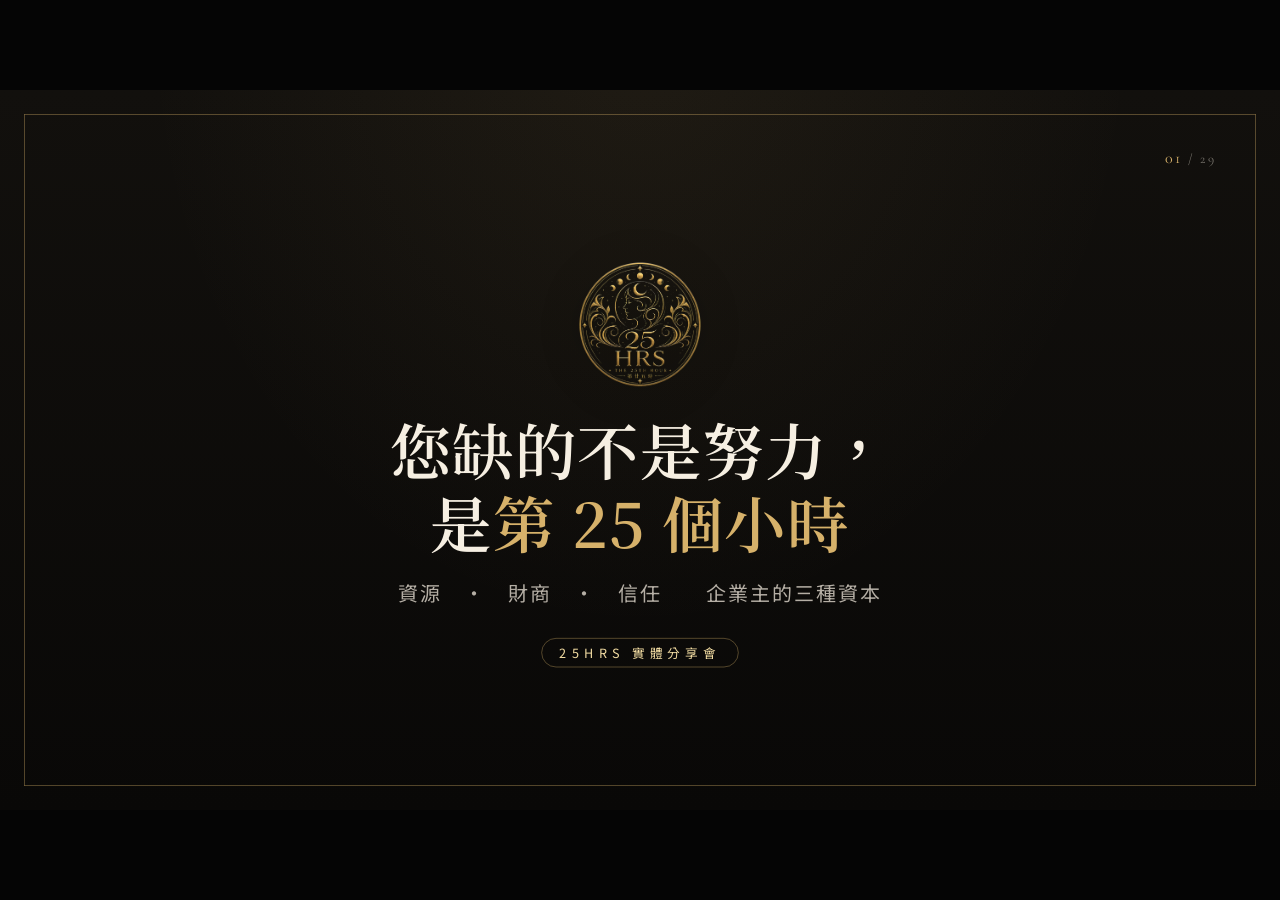
<file: live.html>
<!doctype html>
<html lang="zh-Hant">
<head>
<meta charset="utf-8">
<meta name="viewport" content="width=device-width,initial-scale=1">
<title>25HRS 實體分享會｜週六場</title>
<link rel="preconnect" href="https://fonts.googleapis.com">
<link rel="preconnect" href="https://fonts.gstatic.com" crossorigin>
<link href="https://fonts.googleapis.com/css2?family=Noto+Sans+TC:wght@400;500;700&family=Noto+Serif+TC:wght@400;600;700&family=Cormorant+Garamond:wght@600&display=swap" rel="stylesheet">
<link rel="stylesheet" href="assets/css/25hrs-deck.css">
<link rel="stylesheet" href="assets/css/deck-slides.css">
<style>
  /* 實體場：簡報是輔助，講者才是主角。字要夠大、字數要夠少、遠處看得見 */
  .mini .slide-in{top:150px;bottom:112px;}
  .who{position:absolute;left:var(--safe-x);top:var(--safe-y);display:flex;align-items:center;gap:18px;z-index:6;}
  .who img{width:56px;height:56px;object-fit:contain;}
  .who b{font-size:22px;letter-spacing:.36em;color:var(--gold-500);}
  .who span{display:block;margin-top:5px;font-size:15px;letter-spacing:.24em;color:var(--paper-46);}
  .pg{position:absolute;right:var(--safe-x);top:var(--safe-y);font-family:var(--num);
    font-size:24px;letter-spacing:.14em;color:var(--gold-500);z-index:6;}
  .pg small{color:var(--paper-46);}
  .mini .d1{font-size:92px;} .mini .h1{font-size:66px;} .mini .quote{font-size:48px;}
  .mini .kicker{font-size:22px;}
  .mini .myths{gap:32px;} .mini .myth{width:428px;height:286px;}
  .mini .myth .front{font-size:30px;} .mini .myth .back .fix{font-size:20px;}

  /* 講者自介 */
  .intro2{display:grid;grid-template-columns:5fr 7fr;gap:60px;align-items:center;height:100%;}
  .intro2 .fig{position:relative;height:640px;display:flex;align-items:flex-end;justify-content:center;}
  .intro2 .fig .halo-bg{position:absolute;inset:0;
    background:radial-gradient(ellipse at 50% 42%,rgba(214,177,106,.16),transparent 62%);}
  .intro2 .portrait{position:relative;max-height:100%;object-fit:contain;
    filter:saturate(.88) contrast(1.02) brightness(.94);}
  .intro2 .txt{text-align:left;}

  /* 名稱清單（補助案／貸款）：這場最重要的兩頁 */
  .names{display:flex;flex-direction:column;gap:12px;width:100%;}
  .ngroup{padding:14px 28px;border:1px solid var(--line-soft);border-radius:var(--radius);
    background:var(--surface);}
  .ngroup.is-hot{background:var(--surface-gold);border-color:var(--line);}
  .ngroup .gh{display:flex;align-items:baseline;gap:18px;}
  .ngroup .gh b{font-family:var(--serif);font-size:30px;color:var(--gold-300);}
  .ngroup .gh span{font-size:19px;color:var(--paper-46);}
  .nrow{display:grid;grid-template-columns:146px 1fr 190px;gap:22px;align-items:center;
    padding:7px 0;border-top:1px dotted rgba(214,177,106,.16);}
  .nrow:first-of-type{border-top:0;}
  .ncode{font-family:var(--serif);font-size:28px;color:var(--gold-500);letter-spacing:.06em;}
  .nfull{font-size:23px;color:var(--paper);}
  .nfor{font-size:18px;color:var(--paper-46);text-align:right;}
  .ntag{display:inline-block;margin-left:10px;padding:3px 13px;border-radius:var(--radius-pill);
    border:1px solid var(--line);font-size:16px;color:var(--gold-300);white-space:nowrap;}

  /* 四桌分群 */
  .tables{display:grid;grid-template-columns:repeat(4,1fr);gap:24px;width:100%;}
  .tb{padding:28px 26px;border:1px solid var(--line-soft);border-radius:var(--radius);
    background:var(--surface);text-align:left;display:flex;flex-direction:column;}
  .tb .no{font-family:var(--num);font-size:26px;letter-spacing:.16em;color:var(--gold-700);}
  .tb .who2{margin-top:12px;font-family:var(--serif);font-size:31px;color:var(--paper);line-height:1.35;}
  .tb .need{margin-top:10px;font-size:20px;line-height:1.6;color:var(--paper-46);}
  .tb .tool{margin-top:auto;padding-top:16px;border-top:1px dotted rgba(214,177,106,.2);
    font-size:21px;color:var(--gold-300);line-height:1.5;}
  .tb .host{margin-top:12px;display:flex;align-items:center;gap:10px;font-size:19px;color:var(--paper-72);}
  .tb .host img{width:34px;height:34px;border-radius:50%;object-fit:cover;border:1px solid var(--line-soft);}

  /* 今日流程 */
  .rundown{display:flex;flex-direction:column;gap:11px;width:100%;max-width:1180px;}
  .rd{display:grid;grid-template-columns:230px 1fr;gap:32px;align-items:center;
    padding:15px 30px;border:1px solid var(--line-hair);border-radius:var(--radius-sm);
    background:var(--surface);text-align:left;}
  .rd.is-now{background:var(--surface-gold);border-color:var(--line);}
  .rd b{font-family:var(--num);font-size:29px;color:var(--gold-300);letter-spacing:.04em;}
  .rd span{font-size:24px;color:var(--paper-72);}
  .rd i{font-style:normal;font-size:19px;color:var(--paper-46);margin-left:14px;}
  .offer2{display:grid;grid-template-columns:1fr 300px;gap:60px;align-items:center;width:100%;max-width:1240px;}
  .lastrow{display:flex;gap:44px;align-items:center;justify-content:center;margin-top:18px;}
  .mini .op-now{font-size:104px;}
  .mini .qr--lg img{width:280px;height:280px;}
  .mini .qr--sm img{width:120px;height:120px;}
  .mini .countdown{margin-top:20px;}
  .three{display:grid;grid-template-columns:repeat(3,1fr);gap:26px;width:100%;}
  .tri{padding:30px 26px;border:1px solid var(--line);border-radius:var(--radius);
    background:var(--surface-gold);text-align:center;}
  .tri .big{margin-top:12px;font-family:var(--serif);font-size:46px;color:var(--gold-300);letter-spacing:.14em;}
  .tri .sub{margin-top:8px;font-family:var(--serif);font-size:26px;color:var(--paper);}
  .tri .desc{margin-top:10px;font-size:19px;line-height:1.6;color:var(--paper-46);}
</style>
</head>
<body class="mini">

<svg width="0" height="0" style="position:absolute" aria-hidden="true"><defs>
<g id="i04"><path d="M6 3h7l4 4v4"/><path d="M13 3v4h4"/><path d="M6 3v18h5.5"/><circle cx="17.5" cy="17.5" r="4.2"/><path d="M17.5 15.2l.7 1.4 1.5.2-1.1 1.1.26 1.5-1.36-.7-1.36.7.26-1.5-1.1-1.1 1.5-.2z"/></g>
<g id="i05"><path d="M2 9l8-5 8 5"/><path d="M5 10v8M10 10v8M15 10v8"/><path d="M2 20.5h16"/><circle cx="19.5" cy="17.5" r="3.4"/><path d="M19.5 15.6v3.8"/></g>
<g id="i10"><circle cx="12" cy="12" r="5"/><circle cx="12" cy="12" r="1"/><circle cx="12" cy="3.2" r="1.7"/><circle cx="3.9" cy="9.3" r="1.7"/><circle cx="7" cy="19.6" r="1.7"/><circle cx="17" cy="19.6" r="1.7"/><circle cx="20.1" cy="9.3" r="1.7"/></g>
<g id="i18"><circle cx="12" cy="12" r="9"/><path d="M12 7v6"/><path d="M12 16.4v.2"/></g>
<g id="i19"><path d="M4 3.5h8v17H4z"/><path d="M12 7.5l4-2.2v13.4l-4-2.2"/><rect x="15.5" y="9.5" width="5" height="5" rx=".6" transform="rotate(12 18 12)"/><path d="M15.5 19.5c1.6-1.4 3.4-1.4 5.2 0"/></g>
<g id="i20"><circle cx="11" cy="13" r="6.5"/><circle cx="11" cy="13" r="2"/><path d="M11 4.5v2M11 19.5v2M2.5 13h2M17.5 13h2M5.2 7.2l1.4 1.4M15.4 17.4l1.4 1.4M16.8 7.2l-1.4 1.4M6.6 17.4l-1.4 1.4"/><path d="M17.5 8.5C19.5 6.5 20.5 4.5 21 2.5"/></g>
<g id="i21"><circle cx="8.6" cy="12" r="6.4"/><circle cx="15.4" cy="12" r="6.4"/></g>
<g id="ix"><path d="M5 5l14 14M19 5L5 19"/></g>
<g id="ick"><path d="M4 12.5l5.5 5.5L20 6.5"/></g>
<g id="iflag"><path d="M6 21.5V2.5"/><path d="M6 3.5l12.5 4L6 11.5z"/></g>
<g id="iq"><circle cx="12" cy="12" r="9"/><path d="M9.3 9.3a2.8 2.8 0 015.4 1c0 1.9-2.7 2.3-2.7 4"/><path d="M12 17.4v.2"/></g>
<g id="iplay"><circle cx="12" cy="12" r="9.2"/><path d="M10 8.4l6 3.6-6 3.6z"/></g>
<g id="i01"><circle cx="12" cy="13" r="7.5"/><path d="M12 8.5V13l3 2"/><path d="M18.8 6.2l2.2-2.2"/><circle cx="21.8" cy="3.2" r=".9"/></g>
</defs></svg>

<div class="stage-wrap"><div class="stage" id="stage">
  <div class="who" id="who"></div>
  <div class="pg"><span id="pgN">01</span><small> / 29</small></div>
  <div class="wipe" id="wipe"></div>

  <div class="slides" id="slides">

  <!-- ═══ 01 封面 ═══ -->
  <section class="slide s-cover">
    <div class="frame-gold"></div>
    <div class="slide-in v-center">
      <img class="cover-logo breathe-soft" src="assets/img/logo-25hrs-transparent.webp" alt="25HRS">
      <h1 class="d1" style="margin-top:32px">您缺的不是努力，<br>是<span class="g">第 25 個小時</span></h1>
      <p class="lead" style="margin-top:28px">資源　·　財商　·　信任　　企業主的三種資本</p>
      <div style="margin-top:44px"><span class="eyebrow">25HRS 實體分享會</span></div>
    </div>
  </section>

  <!-- ═══ 02 引起動機文字雲 ═══ -->
  <section class="slide s-cloud" data-cloud>
    <div class="slide-in v-center">
      <span class="kicker">今天這場，適合誰</span>
      <h2 class="h1" style="margin-top:10px">下面這些，<span class="g">只要有一句戳到您</span></h2>
      <div class="cloud" id="cloud" style="margin-top:24px"></div>
      <div class="cloud-punch"><div class="hr-gold" style="margin:0 auto 20px"></div>
        <p class="quote" style="font-size:46px">您就<span class="g-underline">來對地方了</span>。</p>
        <p class="small" style="margin-top:12px;color:var(--paper-46)">今天下午，就是為了回答這些。</p></div>
    </div>
  </section>

  <!-- ═══ 03 今日流程 ═══ -->
  <section class="slide" data-steps="6">
    <div class="slide-in v-center">
      <span class="kicker">今天下午，我們這樣走</span>
      <h2 class="h1" style="margin-top:12px">流　程</h2>
      <div class="rundown" style="margin-top:30px">
        <div class="rd reveal" data-step="1"><b>13:00 – 13:20</b><span>報到．暖身．入座<i>找到您的那一桌</i></span></div>
        <div class="rd is-now reveal" data-step="2"><b>13:20 – 14:20</b><span>四位共同創辦人分享<i>一人 15 分鐘</i></span></div>
        <div class="rd reveal" data-step="3"><b>14:30 – 15:30</b><span>分桌交流<i>創辦人到您桌上，一對一談您的案子</i></span></div>
        <div class="rd reveal" data-step="4"><b>15:30 – 15:50</b><span>創始夥伴說明</span></div>
        <div class="rd reveal" data-step="5"><b>15:50 – 16:00</b><span>賦歸</span></div>
      </div>
      <p class="quote reveal" data-step="6" style="margin-top:32px;font-size:38px">前面一小時是<span class="g">聽</span>，<br>後面一小時是<span class="g">談您自己的事</span>。</p>
    </div>
  </section>

  <!-- ═══ 03 四桌分群（預告） ═══ -->
  <section class="slide" data-tables>
    <div class="slide-in v-center">
      <span class="kicker">等一下的分桌交流，您會坐在哪一桌</span>
      <h2 class="h1" style="margin-top:12px">四張桌子，<span class="g">四種資源組合</span></h2>
      <div class="tables" id="tables" style="margin-top:32px"></div>
      <p class="quote tables-punch" style="margin-top:30px;font-size:34px">您現在卡在哪一段，就坐哪一桌。<br><span class="g">四位創辦人，一人守一桌。</span></p>
    </div>
  </section>

  <!-- ═══ 05 十大案例一頁版 ═══ -->
  <section class="slide" data-cases10>
    <div class="slide-in">
      <span class="kicker">十家世界級企業，一個共同點</span>
      <h2 class="h1" style="margin-top:4px;font-size:58px">他們的<span class="g">第一桶金</span>，都不是自己的錢</h2>
      <div class="c10grid" id="cases10" style="margin-top:10px"></div>
      <div class="row-3 c10concl" style="margin-top:10px">
        <p class="quote">十家有 <span class="g">7 家</span><br>起步靠政府補助或政策性貸款</p>
        <p class="quote">十家<span class="g">全部</span><br>經歷過一次現金流瀕死</p>
        <p class="quote">十家<span class="g">全部</span><br>用制度而不是交情建立信任</p>
      </div>
    </div>
  </section>

  <!-- ═══ Rebecca 06 自介 ═══ -->
  <section class="slide" data-who="rebecca" data-steps="3">
    <div class="slide-in">
      <div class="intro2">
        <div class="fig grounded"><div class="halo-bg"></div><img class="portrait" src="assets/img/speakers/rebecca-body.webp" alt="Rebecca"></div>
        <div class="txt">
          <span class="role-badge">營運長</span>
          <h2 class="d2" style="margin-top:18px">Rebecca Wu</h2>
          <p class="caption" style="margin-top:10px">準行顧問有限公司 負責人</p>
          <p class="quote reveal" data-step="1" style="margin-top:30px;font-size:42px">我在 <span class="g">NVIDIA</span> 管供應鏈專利。<br>但我自己的第一間公司，<br><span class="g">是收掉的</span>。</p>
          <ul class="cv reveal" data-step="2"><li>政府補助顧問</li><li>NVIDIA 供應鏈專利主管</li><li>台大法律背景</li><li>AI 應用落地</li></ul>
          <div class="axes axes--mini reveal" data-step="3">
            <div class="axis axis--1 is-on"><svg class="ic ic-32" viewBox="0 0 24 24"><use href="#i19"/></svg><span class="nm"><b>資源</b>拿得到</span><span class="desc">政府補助</span></div>
          </div>
        </div>
      </div>
    </div>
  </section>

  <!-- ═══ Rebecca 05 問題卡 ═══ -->
  <section class="slide" data-who="rebecca" data-flip="3">
    <div class="slide-in v-center">
      <span class="kicker">互動時間．您覺得哪一句是對的</span>
      <h2 class="d1" style="margin-top:16px">政府每年編幾千億補助預算。<br><span class="g">為什麼您一次都沒拿到過？</span></h2>
      <div class="myths flip-punch" style="margin-top:34px">
        <div class="myth"><div class="inner">
          <div class="face front">「補助案不就是找人<br>寫一寫、丟出去就會過？」</div>
          <div class="face back back--no"><svg class="ic ic-40 ic--clay" viewBox="0 0 24 24"><use href="#ix"/></svg><div class="fix">決勝的不是文筆，是<b class="g">還沒動筆之前</b>的三件事：計畫站不站得住、您執行得了嗎、商業價值講不講得清楚。</div></div>
        </div></div>
        <div class="myth"><div class="inner">
          <div class="face front">「政府給的錢，<br>應該不用自己出吧？」</div>
          <div class="face back back--no"><svg class="ic ic-40 ic--clay" viewBox="0 0 24 24"><use href="#ix"/></svg><div class="fix">自籌配合款 ＋ 分期核撥 ＋ 核銷後撥付。<b class="g">拿補助，本身就是一場現金流的考驗。</b></div></div>
        </div></div>
        <div class="myth"><div class="inner">
          <div class="face front">「代辦跟顧問<br>不都一樣？誰便宜找誰。」</div>
          <div class="face back back--no"><svg class="ic ic-40 ic--clay" viewBox="0 0 24 24"><use href="#ix"/></svg><div class="fix">代辦交付一份文件，陪跑交付一個<b class="g">執行得完的計畫</b>。差別在送件之後：查核、核銷、變更、結案。</div></div>
        </div></div>
      </div>
    </div>
  </section>

  <!-- ═══ Rebecca 06 補助案名稱 ★ ═══ -->
  <section class="slide" data-who="rebecca" data-steps="3">
    <div class="slide-in">
      <span class="kicker">這些名字，今天請您先記起來</span>
      <h2 class="h1" style="margin-top:8px">政府補助，<span class="g">只有兩種</span></h2>
      <div class="names" style="margin-top:18px">
        <div class="ngroup reveal" data-step="1">
          <div class="gh"><b>資格型</b><span>符合資格就能提，不用跟別人比</span></div>
          <div class="nrow"><span class="ncode">WLB</span><span class="nfull">工作與生活平衡</span><span class="nfor">有員工就可以想<span class="ntag">桌 2</span></span></div>
          <div class="nrow"><span class="ncode">小人提</span><span class="nfull">小型企業人力提升計畫</span><span class="nfor">要做教育訓練<span class="ntag">桌 2</span></span></div>
        </div>
        <div class="ngroup is-hot reveal" data-step="2">
          <div class="gh"><b>競爭型</b><span>要寫計畫、要上台簡報、要跟別人比</span></div>
          <div class="nrow"><span class="ncode">SBIR</span><span class="nfull">小型企業創新研發計畫</span><span class="nfor">有研發、有技術<span class="ntag">桌 3</span></span></div>
          <div class="nrow"><span class="ncode">SIIR</span><span class="nfull">服務業創新研發計畫</span><span class="nfor">服務模式創新<span class="ntag">桌 3</span></span></div>
          <div class="nrow"><span class="ncode">SITI</span><span class="nfull">臺北市產業發展獎勵補助</span><span class="nfor">公司設籍臺北<span class="ntag">桌 3</span></span></div>
        </div>
      </div>
      <p class="quote reveal" data-step="3" style="margin-top:18px;font-size:34px">問題不是「有沒有機會」。<br><span class="g">是您該投哪一個。</span></p>
      <div class="compliance" style="margin-top:12px"><svg class="ic ic--clay" viewBox="0 0 24 24" width="24" height="24"><use href="#i18"/></svg><span>各計畫之資格、額度與申請期程依主管機關公告為準，不代表任何補助核准之保證。</span></div>
    </div>
  </section>

  <!-- ═══ Rebecca 07 案例 ═══ -->
  <section class="slide" data-who="rebecca" data-steps="3">
    <div class="slide-in v-center">
      <span class="kicker">SIIR 服務業創新研發計畫．真實案例</span>
      <h2 class="h1" style="margin-top:12px">您以為不可能的行業，<span class="g">都過了</span></h2>
      <div class="vduo reveal" data-step="1">
        <figure class="vpair">
          <div class="videobox videobox--duo" data-vid="XcjPG_XWI50"><div class="video-ph"><svg class="ic ic-96" viewBox="0 0 24 24"><use href="#iplay"/></svg><p class="small" style="margin-top:14px;letter-spacing:.16em;color:var(--paper-46)">播　放</p></div></div>
          <figcaption><b>案例 01</b><em>密室創意有限公司</em><i>密室逃脫。不是科技業，不是製造業。</i></figcaption>
        </figure>
        <figure class="vpair">
          <div class="videobox videobox--duo" data-vid="2_zI16TmPQg"><div class="video-ph"><svg class="ic ic-96" viewBox="0 0 24 24"><use href="#iplay"/></svg><p class="small" style="margin-top:14px;letter-spacing:.16em;color:var(--paper-46)">播　放</p></div></div>
          <figcaption><b>案例 02</b><em>螞蟻帝國企業有限公司</em><i>您腦中想的那個行業，可能也在名單上。</i></figcaption>
        </figure>
      </div>
      <p class="quote reveal" data-step="2" style="margin-top:22px;font-size:34px">補助不是只給科技公司的。<span class="g">它給的是「說得清楚商業價值」的公司。</span></p>
      <p class="caption reveal" data-step="3" style="margin-top:12px">影片為經濟部商業司公開之計畫案例</p>
    </div>
  </section>

  <!-- ═══ Rebecca 08 收束 ═══ -->
  <section class="slide" data-who="rebecca" data-steps="2">
    <div class="slide-in v-center">
      <span class="kicker">資源．這一關的重點</span>
      <h2 class="d1" style="margin-top:22px">政府補助<br><span class="g">不是伸手要錢</span></h2>
      <p class="quote reveal" data-step="2" style="margin-top:40px">是讓<span class="g">最挑剔的那個客戶</span>，<br>先替您的商業模式背書。</p>
    </div>
  </section>

  <!-- ═══ Ainstein 09 自介 ═══ -->
  <section class="slide" data-who="ainstein" data-steps="3">
    <div class="slide-in">
      <div class="intro2">
        <div class="fig grounded"><div class="halo-bg"></div><img class="portrait" src="assets/img/speakers/AINSTEIN-body.webp" alt="Ainstein"></div>
        <div class="txt">
          <span class="role-badge">執行長</span>
          <h2 class="d2" style="margin-top:18px">Ainstein Li</h2>
          <p class="caption" style="margin-top:10px">愛鑫斯坦科技有限公司</p>
          <p class="quote reveal" data-step="1" style="margin-top:30px;font-size:42px">我有<span class="g">兩張專利證書</span>。<br>但我繞了很多年才發現，<br><span class="g">我一直用最辛苦的方式賺錢</span>。</p>
          <ul class="cv reveal" data-step="2"><li>華碩電腦 電競軟體部 高級工程師</li><li>交通大學 多媒體工程所</li><li>臺灣師範大學 數學系</li><li>新型專利 <b class="g">M598465</b> 智能交易系統</li><li>新型專利 <b class="g">M683802</b> 遊戲化智能金融交易系統</li></ul>
          <div class="axes axes--mini reveal" data-step="3">
            <div class="axis axis--1 is-on"><svg class="ic ic-32" viewBox="0 0 24 24"><use href="#i19"/></svg><span class="nm"><b>資源</b>拿得到</span><span class="desc">政策性貸款．資源盤點</span></div>
          </div>
        </div>
      </div>
    </div>
  </section>

  <!-- ═══ Ainstein 10 問題卡 ═══ -->
  <section class="slide" data-who="ainstein" data-flip="3">
    <div class="slide-in v-center">
      <span class="kicker">互動時間．這三句，哪一句您也這樣想過</span>
      <h2 class="d1" style="margin-top:16px">您當初，<span class="g">為什麼要開公司？</span></h2>
      <div class="myths flip-punch" style="margin-top:34px">
        <div class="myth"><div class="inner">
          <div class="face front">「銀行說我不符合，<br>那就是真的不行了。」</div>
          <div class="face back back--no"><svg class="ic ic-40 ic--clay" viewBox="0 0 24 24"><use href="#ix"/></svg><div class="fix">同一家公司，換一種資料呈現、換一個對的窗口、搭上對的專案，結果可以完全不同。<b class="g">銀行拒絕的不是您，是您當下呈現出來的樣子。</b></div></div>
        </div></div>
        <div class="myth"><div class="inner">
          <div class="face front">「信保基金 ＝<br>政府送錢給我？」</div>
          <div class="face back back--no"><svg class="ic ic-40 ic--clay" viewBox="0 0 24 24"><use href="#ix"/></svg><div class="fix">信保是<b class="g">替您補足擔保品的不足</b>，讓銀行敢放款。錢還是您借的、您還。搞懂這件事，才知道談判桌上真正的籌碼是什麼。</div></div>
        </div></div>
        <div class="myth"><div class="inner">
          <div class="face front">「我現在不缺錢，<br>幹嘛去借？」</div>
          <div class="face back back--no"><svg class="ic ic-40 ic--clay" viewBox="0 0 24 24"><use href="#ix"/></svg><div class="fix"><b class="g">銀行不會借錢給沒錢的人。</b>不缺的時候申請，才拿得到好條件；缺的時候才去，體質最差、最沒得談。</div></div>
        </div></div>
      </div>
    </div>
  </section>

  <!-- ═══ Ainstein 11 貸款名稱 ★ ═══ -->
  <section class="slide" data-who="ainstein" data-steps="3">
    <div class="slide-in">
      <span class="kicker">這三個名字，今天請您先記起來</span>
      <h2 class="h1" style="margin-top:12px">政策性貸款，<span class="g">各有各的族群</span></h2>
      <div class="names" style="margin-top:18px">
        <div class="ngroup is-hot reveal" data-step="1">
          <div class="gh"><b>創業起步</b><span>還沒開公司，或剛開不久</span></div>
          <div class="nrow"><span class="ncode">青創</span><span class="nfull">青年創業及啟動金貸款</span><span class="nfor">青年創業者<span class="ntag">桌 1</span></span></div>
          <div class="nrow"><span class="ncode">鳳凰</span><span class="nfull">微型創業鳳凰貸款</span><span class="nfor">中高齡或二度就業<span class="ntag">桌 1</span></span></div>
        </div>
        <div class="ngroup reveal" data-step="2">
          <div class="gh"><b>營運擴張</b><span>公司已經在跑，要週轉或添設備</span></div>
          <div class="nrow"><span class="ncode">中小微</span><span class="nfull">中小微企業多元發展專案貸款</span><span class="nfor">周轉與設備資金<span class="ntag">桌 2</span><span class="ntag">桌 3</span></span></div>
        </div>
      </div>
      <p class="quote reveal" data-step="3" style="margin-top:24px;font-size:36px">不是哪個好，<span class="g">是哪個是您</span>。</p>
      <div class="compliance" style="margin-top:16px"><svg class="ic ic--clay" viewBox="0 0 24 24" width="24" height="24"><use href="#i18"/></svg><span>各項貸款之年齡、額度、利率與年限依主管機關最新公告為準。本內容為教育培訓與顧問賦能，不代表任何核准之保證。</span></div>
    </div>
  </section>

  <!-- ═══ Ainstein 12 開局 ═══ -->
  <section class="slide" data-who="ainstein" data-steps="3">
    <div class="slide-in v-center">
      <span class="kicker">開公司的唯一目的</span>
      <h2 class="d1" style="margin-top:14px"><span class="g-underline">槓桿銀行和政府</span></h2>
      <div class="row-2 reveal" data-step="2" style="margin-top:36px;max-width:1300px">
        <div class="card card--lg" style="opacity:.6">
          <div class="h3" style="color:var(--paper-46);font-size:38px">天崩開局</div>
          <p class="body" style="margin-top:16px">先創業，自己的錢先燒。<br>撐不住了才去找資源，這時候體質最差、最沒得談。</p>
        </div>
        <div class="card card--lg card--accent">
          <div class="h3" style="font-size:38px">天堂開局</div>
          <p class="body" style="margin-top:16px">先盤點資源，用低利甚至零利率的錢開局。<br>資本結構一開始就是對的。</p>
        </div>
      </div>
      <p class="quote reveal" data-step="3" style="margin-top:34px">差別不在能力。<span class="g">在順序。</span></p>
    </div>
  </section>

  <!-- ═══ Ainstein 13 收束 ═══ -->
  <section class="slide" data-who="ainstein" data-steps="2">
    <div class="slide-in v-center">
      <h2 class="d1"><span class="g">銀行不會借錢<br>給沒錢的人。</span></h2>
      <p class="quote reveal" data-step="2" style="margin-top:44px">所以申請貸款這件事，<br>本身就是一次<span class="g">免費的商業模式健檢</span>。</p>
    </div>
  </section>

  <!-- ═══ Andy 14 自介 ═══ -->
  <section class="slide" data-who="andy" data-steps="3">
    <div class="slide-in">
      <div class="intro2">
        <div class="fig grounded"><div class="halo-bg"></div><img class="portrait" src="assets/img/speakers/andy-body.webp" alt="Andy"></div>
        <div class="txt">
          <span class="role-badge">投資長</span>
          <h2 class="d2" style="margin-top:18px">Andy Huang</h2>
          <p class="caption" style="margin-top:10px">亞特國際資訊顧問有限公司 執行長</p>
          <p class="quote reveal" data-step="1" style="margin-top:30px;font-size:42px">我看過的部位，<span class="g">規模逾千億</span>。<br>所以我很清楚，<br>一般人被騙的話術長什麼樣子。</p>
          <ul class="cv reveal" data-step="2"><li>新光金控 海外投資分析師</li><li>全球資產配置 / 宏觀研究</li><li>固定收益策略</li><li>法人投資經驗，管理資產規模逾千億</li></ul>
          <div class="axes axes--mini reveal" data-step="3">
            <div class="axis axis--2 is-on"><svg class="ic ic-32" viewBox="0 0 24 24"><use href="#i20"/></svg><span class="nm"><b>財商</b>用得對</span><span class="desc">資金運用．金融槓桿</span></div>
          </div>
        </div>
      </div>
    </div>
  </section>

  <!-- ═══ Andy 15 問題卡 ═══ -->
  <section class="slide" data-who="andy" data-flip="3">
    <div class="slide-in v-center">
      <span class="kicker">互動時間．這三句，哪一句戳到您</span>
      <h2 class="d1" style="margin-top:16px">帳上有賺錢。<br><span class="g">那為什麼帳戶裡沒錢？</span></h2>
      <div class="myths flip-punch" style="margin-top:34px">
        <div class="myth"><div class="inner">
          <div class="face front">「損益表有賺錢，<br>為什麼帳上都沒錢？」</div>
          <div class="face back back--no"><svg class="ic ic-40 ic--clay" viewBox="0 0 24 24"><use href="#ix"/></svg><div class="fix">獲利是「認列」，現金是「到手」。應收帳款、存貨、資本支出、稅，全卡在中間。<b class="g">很多公司不是虧死的，是賺著賺著現金斷了。</b></div></div>
        </div></div>
        <div class="myth"><div class="inner">
          <div class="face front">「帳上有閒錢，就該<br>拿去投資讓它生錢？」</div>
          <div class="face back back--no"><svg class="ic ic-40 ic--clay" viewBox="0 0 24 24"><use href="#ix"/></svg><div class="fix">先問三個順序題：營運水位夠幾個月？未來 12 個月有沒有大額資本支出？負債要不要先降？<b class="g">順序錯了，報酬率再高都是槓桿風險。</b></div></div>
        </div></div>
        <div class="myth"><div class="inner">
          <div class="face front">「老闆的錢跟公司的錢，<br>本來就是同一筆吧？」</div>
          <div class="face back back--no"><svg class="ic ic-40 ic--clay" viewBox="0 0 24 24"><use href="#ix"/></svg><div class="fix">混用同時傷三件事：財報可信度（影響貸款）、稅務風險、未來引資與傳承的估值。<b class="g">分開，是為了讓公司有資格拿到更好的錢。</b></div></div>
        </div></div>
      </div>
    </div>
  </section>

  <!-- ═══ Andy 16 測驗 ═══ -->
  <section class="slide" data-who="andy" data-quiz>
    <div class="slide-in">
      <span class="kicker">互動時間．請舉手，您覺得哪一個最危險</span>
      <h2 class="h1" style="margin-top:12px">同樣都是「穩定配息」，<span class="g">哪一個最危險？</span></h2>
      <div class="quizgrid" id="quiz" style="margin-top:30px"></div>
      <p class="quote quiz-punch" style="margin-top:24px;text-align:center;font-size:40px">最危險的，從來不是看起來像詐騙的那一個。<br><span class="g">是看起來像機會的那一個。</span></p>
      <div class="edu-mark">本頁為金融素養教育之情境示例，不指涉任何特定商品、機構或個人，亦不構成投資建議或招攬。</div>
    </div>
  </section>

  <!-- ═══ Andy 17 案例 ═══ -->
  <section class="slide" data-who="andy" data-steps="3">
    <div class="slide-in v-center">
      <span class="kicker">同一張保單，兩種做法</span>
      <h2 class="h1" style="margin-top:12px">差的不是商品，<span class="g">是那條銀行渠道</span></h2>
      <div class="finrow reveal" data-step="1" style="margin-top:26px;width:100%;max-width:1400px">
        <div class="fin"><div class="fin-h">不融資</div>
          <ul class="fin-l"><li><span>總保費</span><b>$20 萬</b></li><li><span>每年淨收益</span><b>$8,204</b></li></ul>
          <div class="fin-r">4.1<small>%</small></div><div class="fin-rn">年化配息率</div></div>
        <div class="fin fin--lit"><div class="fin-h">搭配銀行保費融資</div>
          <ul class="fin-l"><li><span>總保費</span><b>$50 萬</b></li><li><span>自付首期</span><b>$20 萬</b></li><li><span>每年淨收益</span><b>$18,620</b></li></ul>
          <div class="fin-r">9.31<small>%</small></div><div class="fin-rn">年化配息率</div></div>
        <div class="fin fin--sum"><div class="fin-h">同樣自付 20 萬</div><div class="fin-x">2.27<small>倍</small></div>
          <p class="fin-note">每年多領<br><b class="g">$10,416</b></p></div>
      </div>
      <p class="quote reveal" data-step="2" style="margin-top:24px;font-size:38px">一般人看到的是商品。<br><span class="g">有門道的人看到的是資金結構。</span></p>
      <div class="compliance reveal" data-step="3" style="margin-top:16px"><svg class="ic ic--clay" viewBox="0 0 24 24" width="24" height="24"><use href="#i18"/></svg><span>本頁為金融素養教育之案例說明，數據引自產品文件之試算情境，不構成投資建議、招攬或要約。保費融資屬槓桿操作，將同時放大利率、匯率、保單價值與提前解約等風險，實際條件依各金融機構核定為準。</span></div>
    </div>
  </section>

  <!-- ═══ Andy 18 收束 ═══ -->
  <section class="slide" data-who="andy" data-mirrors>
    <div class="slide-in">
      <span class="kicker">財商．今天請您帶走這五個問題</span>
      <h2 class="h1" style="margin-top:12px">五面照妖鏡</h2>
      <div class="mirrors" id="mirrors" style="margin-top:24px"></div>
      <div class="edu-mark">本頁為金融素養教育之情境示例，不指涉任何特定商品、機構或個人，亦不構成投資建議或招攬。</div>
    </div>
  </section>

  <!-- ═══ Kevin 19 自介 ═══ -->
  <section class="slide" data-who="kevin" data-steps="3">
    <div class="slide-in">
      <div class="intro2">
        <div class="fig grounded"><div class="halo-bg"></div><img class="portrait" src="assets/img/speakers/kevin-body.webp" alt="Kevin"></div>
        <div class="txt">
          <span class="role-badge">行銷長</span>
          <h2 class="d2" style="margin-top:18px">Kevin Cheng</h2>
          <p class="caption" style="margin-top:10px">優點行銷整合有限公司</p>
          <p class="quote reveal" data-step="1" style="margin-top:30px;font-size:42px">我是做行銷的。<br>所以我最清楚什麼叫<br><span class="g">「很熱鬧，但沒有一個人真的認識您」</span>。</p>
          <ul class="cv reveal" data-step="2"><li>師大 衛教 / 企管</li><li>品牌行銷</li><li>成長策略與市場開發</li><li>數位轉型</li></ul>
          <div class="axes axes--mini reveal" data-step="3">
            <div class="axis axis--3 is-on"><svg class="ic ic-32" viewBox="0 0 24 24"><use href="#i21"/></svg><span class="nm"><b>信任</b>走得遠</span><span class="desc">人脈破圈．俱樂部</span></div>
          </div>
        </div>
      </div>
    </div>
  </section>

  <!-- ═══ Kevin 20 問題卡 ═══ -->
  <section class="slide" data-who="kevin" data-flip="3">
    <div class="slide-in v-center">
      <span class="kicker">互動時間．您換過幾張名片了</span>
      <h2 class="d1" style="margin-top:16px">名片換了幾百張。<br><span class="g">為什麼一個合作都沒發生？</span></h2>
      <div class="myths flip-punch" style="margin-top:34px">
        <div class="myth"><div class="inner">
          <div class="face front">「多參加活動、多換名片，<br>人脈自然就有了。」</div>
          <div class="face back back--no"><svg class="ic ic-40 ic--clay" viewBox="0 0 24 24"><use href="#ix"/></svg><div class="fix">他們靠的是「一起打過仗的人」＋「有第三方先篩過的人」。<b class="g">名片的數量不是變數，圈子的純度才是。</b></div></div>
        </div></div>
        <div class="myth"><div class="inner">
          <div class="face front">「圈子門檻越高、費用越貴，<br>就一定越好？」</div>
          <div class="face back back--no"><svg class="ic ic-40 ic--clay" viewBox="0 0 24 24"><use href="#ix"/></svg><div class="fix">貴不是重點。<b class="g">有沒有共同主題</b>才是。少了共同主題，高門檻就只是高消費。</div></div>
        </div></div>
        <div class="myth"><div class="inner">
          <div class="face front">「我不擅長社交，<br>是不是就沒辦法？」</div>
          <div class="face back back--no"><svg class="ic ic-40 ic--clay" viewBox="0 0 24 24"><use href="#ix"/></svg><div class="fix">張忠謀靠一條規則，馬斯克靠公開失敗數據，Airbnb 靠保險與雙向評價。<b class="g">信任是設計出來的制度，不是社交天賦。</b></div></div>
        </div></div>
      </div>
    </div>
  </section>

  <!-- ═══ Kevin 21 三條途徑 ═══ -->
  <section class="slide" data-who="kevin" data-steps="4">
    <div class="slide-in v-center">
      <span class="kicker">世界級的創辦人，都在哪裡找到夥伴</span>
      <h2 class="h1" style="margin-top:12px">他們用的是<span class="g">另外三條途徑</span></h2>
      <div class="three" style="margin-top:32px">
        <div class="tri reveal" data-step="1"><div class="big" style="font-size:38px">戰壕情感</div><div class="desc">一起經歷過生死存亡的人。<br>PayPal 幫、騰訊五虎將都是同學。</div></div>
        <div class="tri reveal" data-step="2"><div class="big" style="font-size:38px">高純度過濾網</div><div class="desc">Airbnb 不去外面社交，<br>在 YC 內部群組找夥伴。</div></div>
        <div class="tri reveal" data-step="3"><div class="big" style="font-size:38px">封閉高門檻</div><div class="desc">不談豐功偉業，<br>只談「我現在最慘的危機」。</div></div>
      </div>
      <p class="small reveal" data-step="4" style="margin-top:26px;color:var(--paper-46);line-height:1.8">像 BNI 這類的商務引薦社團，很適合在地產業與區域型的資源互換，價值一直都在。<br><b class="g">差別不在好壞，在您現在這個階段，需要的是哪一種圈子。</b></p>
    </div>
  </section>

  <!-- ═══ Kevin 22 俱樂部 ═══ -->
  <section class="slide" data-who="kevin" data-steps="4">
    <div class="slide-in v-center">
      <span class="kicker">所以我們自己做了一張過濾網</span>
      <h2 class="h1" style="margin-top:12px">25HRS CLUB</h2>
      <div class="row-2 reveal" data-step="1" style="margin-top:30px;max-width:1300px">
        <div class="card card--lg"><div class="h3" style="font-size:36px">SALON　每月一場</div><p class="body" style="margin-top:14px">桌遊、餐酒、潑畫、球類、KTV、財商輕沙龍。<br><b class="g">不必是會員，可以帶朋友來。</b></p></div>
        <div class="card card--lg card--accent"><div class="h3" style="font-size:36px">CLUB　每兩月一場</div><p class="body" style="margin-top:14px">室內高爾夫、品酒、私宴、莊園、遊艇、盛典。<br><b class="g">邀請制、共同主題、排他。</b></p></div>
      </div>
      <p class="quote reveal" data-step="2" style="margin-top:28px;font-size:40px">一年 <span class="g">18 次</span>見面的理由。</p>
      <p class="lead reveal" data-step="3" style="margin-top:18px">最近的一場：<b class="g">8 / 2　週日　17:00 – 20:00</b>　Tee Time 室內高爾夫</p>
    </div>
  </section>

  <!-- ═══ Kevin 23 收束 ═══ -->
  <section class="slide" data-who="kevin" data-steps="2">
    <div class="slide-in v-center">
      <span class="kicker">信任．這一關的重點</span>
      <h2 class="d1" style="margin-top:22px">信任<span class="g">不是靠交情累積的</span></h2>
      <p class="quote reveal" data-step="2" style="margin-top:40px">是靠<span class="g">制度</span>設計出來的。</p>
    </div>
  </section>

  <!-- ═══ 24 分桌交流 ═══ -->
  <section class="slide" data-tables2>
    <div class="slide-in v-center">
      <span class="kicker">14:30 – 15:30　現在換您說</span>
      <h2 class="h1" style="margin-top:12px">請到您的那一桌，<span class="g">創辦人會過去找您</span></h2>
      <div class="tables" id="tables2" style="margin-top:32px"></div>
      <p class="quote tables-punch" style="margin-top:28px;font-size:34px">帶著您現在卡住的那件事來。<br><span class="g">我們直接談您的案子。</span></p>
    </div>
  </section>

  <!-- ═══ 27 您會拿到什麼：服務清單 ═══ -->
  <section class="slide" data-plan>
    <div class="slide-in">
      <span class="kicker">25HRS 微型創投師計劃</span>
      <h2 class="h1" style="margin-top:6px;font-size:58px">不是一堂課。<span class="g">是四種形式把您帶完一輪</span></h2>
      <div class="planby2" id="planby" style="margin-top:16px"></div>
      <p class="quote plan-punch2" style="margin-top:14px;text-align:center;font-size:32px">四位講師　×　四種形式　×　<span class="g">25 小時的直接對接</span><br><span class="small" style="display:block;margin-top:10px;color:var(--paper-46)">9 ＋ 8 ＋ 8 ＝ 25 小時。我們叫 25HRS，名字就是這樣來的。</span></p>
    </div>
  </section>

  <!-- ═══ 28 多划算：價值與價格 ═══ -->
  <section class="slide" data-value>
    <div class="slide-in">
      <span class="kicker">照市場行情，把每一項拆開來算</span>
      <h2 class="h1" style="margin-top:6px;font-size:58px">您拿到的，<span class="g">值多少</span></h2>
      <div class="valrow" style="margin-top:18px">
        <div class="vstack" id="valuestack"></div>
        <div class="pricecol">
          <div class="pline reveal" data-step="5"><span>正式價　菁英方案</span><b class="cut">$39,800</b></div>
          <div class="pline reveal" data-step="5"><span>正式價　尊榮方案</span><b class="cut">$88,800</b></div>
          <div class="pfinal reveal" data-step="6"><span>本場限定．封測創始夥伴</span><b>$16,800</b>
            <i>約 <b class="g">1.9 折</b>　內容完全相同，一項都沒少</i></div>
        </div>
      </div>
      <div class="compliance" style="margin-top:14px"><svg class="ic ic--clay" viewBox="0 0 24 24" width="24" height="24"><use href="#i18"/></svg><span>價值換算係參照市場一般行情估算，僅供理解服務內容之參考，非實際交易價格。實際方案內容與費用以簽約文件為準。</span></div>
    </div>
  </section>

  <!-- ═══ 29 收單 ═══ -->
  <section class="slide s-offer" data-offer>
    <div class="slide-in v-center">
      <span class="eyebrow">本場限定．僅此一次</span>
      <h2 class="d2" style="margin-top:14px">封測<span class="g">創始夥伴</span></h2>
      <div class="offer2" style="margin-top:18px">
        <div class="offer-price">
          <div class="op-was">尊榮方案 PREMIUM 25HRS　<s>$88,800</s></div>
          <div class="op-now">$16,800</div>
          <div class="op-note">內容完全相同．一項都沒少</div>
          <div class="countdown" id="cd"><svg viewBox="0 0 120 120"><circle class="cd-bg" cx="60" cy="60" r="52"/><circle class="cd-fg" cx="60" cy="60" r="52"/></svg><div class="cd-t"><b id="cdT">15:00</b><span>本場優惠倒數</span></div></div>
        </div>
        <figure class="qr qr--lg"><img src="assets/img/qr/offer.webp" alt="本場優惠連結"><figcaption>掃描直接報名<br><span>本場專屬優惠連結</span></figcaption></figure>
      </div>
      <div class="lastrow">
        <figure class="qr qr--sm"><img src="assets/img/qr/salon.webp" alt="Salon 社群"><figcaption>先加入 Salon<br><span>不必是會員</span></figcaption></figure>
        <figure class="qr qr--sm"><img src="assets/img/qr/line.webp" alt="客服 LINE@"><figcaption>25HRS 客服 LINE@<br><span>報名．預約．諮詢</span></figcaption></figure>
      </div>
      <div class="compliance" style="margin-top:14px;max-width:1300px"><svg class="ic ic--clay" viewBox="0 0 24 24" width="24" height="24"><use href="#i18"/></svg><span>25HRS 提供教育培訓、顧問賦能與陪伴傳承服務，不代表任何補助核准或獲利之保證，亦不構成投資招攬或投資建議。優惠限本場次，實際方案內容與費用以簽約文件為準。</span></div>
    </div>
  </section>

  </div>

  <div class="presenter-bar" id="pbar">
    <button class="btn btn--icon" data-nav="prev" aria-label="上一步"><svg class="ic ic-32" viewBox="0 0 24 24"><path d="M15 5l-7 7 7 7"/></svg></button>
    <button class="btn btn--icon" data-nav="next" aria-label="下一步"><svg class="ic ic-32" viewBox="0 0 24 24"><path d="M9 5l7 7-7 7"/></svg></button>
    <button class="btn btn--icon" data-nav="overview" aria-label="全部頁面"><svg class="ic ic-32" viewBox="0 0 24 24"><path d="M4 4h6v6H4zM14 4h6v6h-6zM4 14h6v6H4zM14 14h6v6h-6z"/></svg></button>
    <button class="btn btn--icon" data-nav="full" aria-label="全螢幕"><svg class="ic ic-32" viewBox="0 0 24 24"><path d="M4 9V4h5M20 9V4h-5M4 15v5h5M20 15v5h-5"/></svg></button>
  </div>
</div></div>

<div class="overview" id="overview">
  <div class="ov-hd"><b>全部頁面</b><span>點一格直接跳頁　│　O 開關　│　ESC 關閉</span></div>
  <div class="ov-grid" id="ovGrid"></div>
</div>

<script src="assets/js/live.js"></script>
</body>
</html>
</file>
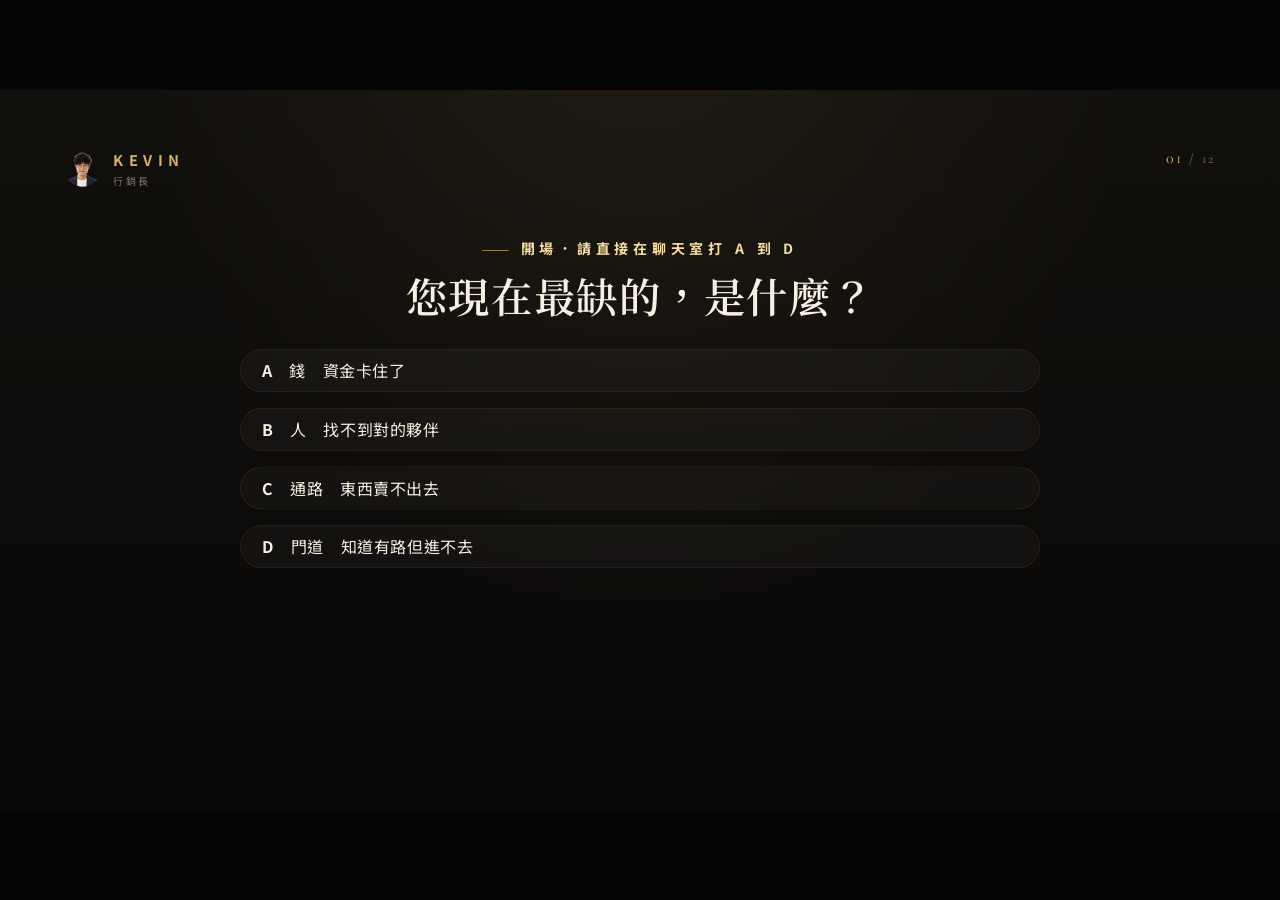
<file: mini.html>
<!doctype html>
<html lang="zh-Hant">
<head>
<meta charset="utf-8">
<meta name="viewport" content="width=device-width,initial-scale=1">
<title>25HRS 線上分享會｜精簡版 12 頁</title>
<link rel="preconnect" href="https://fonts.googleapis.com">
<link rel="preconnect" href="https://fonts.gstatic.com" crossorigin>
<link href="https://fonts.googleapis.com/css2?family=Noto+Sans+TC:wght@400;500;700&family=Noto+Serif+TC:wght@400;600;700&family=Cormorant+Garamond:wght@600&display=swap" rel="stylesheet">
<link rel="stylesheet" href="assets/css/25hrs-deck.css">
<link rel="stylesheet" href="assets/css/deck-slides.css">
<style>
  /* 精簡版專用：每頁都要撐滿，字級整體放大一級 */
  .mini .slide-in{top:150px;bottom:112px;}
  .who{position:absolute;left:var(--safe-x);top:var(--safe-y);display:flex;align-items:center;gap:18px;z-index:6;}
  .who img{width:56px;height:56px;object-fit:contain;}
  .who b{font-size:22px;letter-spacing:.36em;color:var(--gold-500);}
  .who span{display:block;margin-top:5px;font-size:15px;letter-spacing:.24em;color:var(--paper-46);}
  .pg{position:absolute;right:var(--safe-x);top:var(--safe-y);font-family:var(--num);
    font-size:24px;letter-spacing:.14em;color:var(--gold-500);z-index:6;}
  .pg small{color:var(--paper-46);}
  .mini .d1{font-size:88px;} .mini .h1{font-size:62px;} .mini .quote{font-size:44px;}
  .mini .kicker{font-size:21px;}
  .three{display:grid;grid-template-columns:repeat(3,1fr);gap:28px;width:100%;}
  .tri{padding:34px 30px;border:1px solid var(--line);border-radius:var(--radius);
    background:var(--surface-gold);text-align:center;}
  .tri .big{margin-top:14px;font-family:var(--serif);font-size:52px;color:var(--gold-300);letter-spacing:.14em;}
  .tri .sub{margin-top:8px;font-family:var(--serif);font-size:28px;color:var(--paper);}
  .tri .desc{margin-top:12px;font-size:20px;line-height:1.65;color:var(--paper-46);}
  .facts{display:flex;flex-direction:column;gap:12px;margin-top:26px;width:100%;}
  .fact{display:grid;grid-template-columns:64px 1fr;gap:22px;align-items:center;
    padding:14px 26px;border:1px solid var(--line-hair);border-radius:var(--radius-sm);
    background:var(--surface);text-align:left;}
  .fact b{font-family:var(--num);font-size:34px;color:var(--gold-300);}
  .fact span{font-size:23px;color:var(--paper-72);}
  .mini .myths{gap:34px;}
  .mini .myth{width:430px;height:290px;}
  .mini .myth .front{font-size:29px;}
  .mini .myth .back .fix{font-size:20px;}
  .kill{display:grid;grid-template-columns:repeat(3,1fr);gap:26px;width:100%;}
  .mini .qcard{min-height:300px;}
  .mini .mirror{padding:14px 30px;}
  .mini .mirror .h3{font-size:27px;}
  .cta2{display:flex;gap:28px;margin-top:32px;}
  .offer2{display:grid;grid-template-columns:1fr 300px;gap:60px;align-items:center;width:100%;max-width:1240px;}
  .lastrow{display:flex;gap:44px;align-items:center;justify-content:center;margin-top:18px;}
  .mini .op-now{font-size:104px;}
  .mini .qr--lg img{width:280px;height:280px;}
  .mini .qr--sm img{width:120px;height:120px;}
  .mini .countdown{margin-top:20px;}
</style>
</head>
<body class="mini">

<svg width="0" height="0" style="position:absolute" aria-hidden="true"><defs>
<g id="i19"><path d="M4 3.5h8v17H4z"/><path d="M12 7.5l4-2.2v13.4l-4-2.2"/><rect x="15.5" y="9.5" width="5" height="5" rx=".6" transform="rotate(12 18 12)"/><path d="M15.5 19.5c1.6-1.4 3.4-1.4 5.2 0"/></g>
<g id="i20"><circle cx="11" cy="13" r="6.5"/><circle cx="11" cy="13" r="2"/><path d="M11 4.5v2M11 19.5v2M2.5 13h2M17.5 13h2M5.2 7.2l1.4 1.4M15.4 17.4l1.4 1.4M16.8 7.2l-1.4 1.4M6.6 17.4l-1.4 1.4"/><path d="M17.5 8.5C19.5 6.5 20.5 4.5 21 2.5"/></g>
<g id="i21"><circle cx="8.6" cy="12" r="6.4"/><circle cx="15.4" cy="12" r="6.4"/></g>
<g id="i18"><circle cx="12" cy="12" r="9"/><path d="M12 7v6"/><path d="M12 16.4v.2"/></g>
<g id="ix"><path d="M5 5l14 14M19 5L5 19"/></g>
<g id="ick"><path d="M4 12.5l5.5 5.5L20 6.5"/></g>
<g id="iflag"><path d="M6 21.5V2.5"/><path d="M6 3.5l12.5 4L6 11.5z"/></g>
<g id="iq"><circle cx="12" cy="12" r="9"/><path d="M9.3 9.3a2.8 2.8 0 015.4 1c0 1.9-2.7 2.3-2.7 4"/><path d="M12 17.4v.2"/></g>
</defs></svg>

<div class="stage-wrap"><div class="stage" id="stage">
  <div class="who" id="who"></div>
  <div class="pg"><span id="pgN">01</span><small> / 12</small></div>
  <div class="wipe" id="wipe"></div>

  <div class="slides" id="slides">

  <!-- ══ Kevin 1 ══ -->
  <section class="slide" data-who="kevin" data-poll>
    <div class="slide-in v-center">
      <span class="kicker">開場．請直接在聊天室打 A 到 D</span>
      <h2 class="h1" style="margin-top:16px">您現在最缺的，是什麼？</h2>
      <div class="poll" id="poll" style="margin-top:40px;width:100%;max-width:1200px"></div>
      <p class="quote poll-punch" style="margin-top:36px">這四個看起來是四件事，<br><span class="g">其實都缺同一樣東西</span>。</p>
    </div>
  </section>

  <!-- ══ Kevin 2 ══ -->
  <section class="slide" data-who="kevin" data-steps="4">
    <div class="slide-in v-center">
      <span class="kicker">十家世界級企業，一個共同點</span>
      <h2 class="h1" style="margin-top:14px">企業主的<span class="g">三種資本</span></h2>
      <div class="three reveal" data-step="1" style="margin-top:32px">
        <div class="tri"><svg class="ic ic-48" viewBox="0 0 24 24"><use href="#i19"/></svg><div class="big">資源</div><div class="sub">拿得到</div><div class="desc">錢與資源，您進得去那道門嗎</div></div>
        <div class="tri"><svg class="ic ic-48" viewBox="0 0 24 24"><use href="#i20"/></svg><div class="big">財商</div><div class="sub">用得對</div><div class="desc">錢進來以後，您駕不駕得住</div></div>
        <div class="tri"><svg class="ic ic-48" viewBox="0 0 24 24"><use href="#i21"/></svg><div class="big">信任</div><div class="sub">走得遠</div><div class="desc">誰願意把身家交到您手上</div></div>
      </div>
      <div class="facts">
        <div class="fact reveal" data-step="2"><b>7/10</b><span>起步資金來自政府補助、政策性貸款或競賽型獎金</span></div>
        <div class="fact reveal" data-step="3"><b>10/10</b><span>都經歷過一次現金流瀕死，靠重建財務紀律活下來</span></div>
        <div class="fact reveal" data-step="4"><b>10/10</b><span>都用「制度」而不是「交情」建立信任</span></div>
      </div>
    </div>
  </section>

  <!-- ══ Rebecca 1：核心提問 ══ -->
  <section class="slide" data-who="rebecca" data-flip="3">
    <div class="slide-in v-center">
      <span class="kicker">WHY</span>
      <h2 class="d1" style="margin-top:20px">政府每年編幾千億補助預算。<br><span class="g">為什麼您一次都沒拿到過？</span></h2>
      <div class="myths flip-punch" style="margin-top:36px">
        <div class="myth"><div class="inner">
          <div class="face front">「補助案不就是找人<br>寫一寫、丟出去就會過？」</div>
          <div class="face back back--no"><svg class="ic ic-40 ic--clay" viewBox="0 0 24 24"><use href="#ix"/></svg><div class="fix">決勝的不是文筆，是<b class="g">還沒動筆之前</b>的三件事：計畫站不站得住、您執行得了嗎、商業價值講不講得清楚。</div></div>
        </div></div>
        <div class="myth"><div class="inner">
          <div class="face front">「政府給的錢，<br>應該不用自己出吧？」</div>
          <div class="face back back--no"><svg class="ic ic-40 ic--clay" viewBox="0 0 24 24"><use href="#ix"/></svg><div class="fix">自籌配合款 ＋ 分期核撥 ＋ 核銷後撥付。<b class="g">拿補助，本身就是一場現金流的考驗。</b></div></div>
        </div></div>
        <div class="myth"><div class="inner">
          <div class="face front">「代辦跟顧問<br>不都一樣？誰便宜找誰。」</div>
          <div class="face back back--no"><svg class="ic ic-40 ic--clay" viewBox="0 0 24 24"><use href="#ix"/></svg><div class="fix">代辦交付一份文件，陪跑交付一個<b class="g">執行得完的計畫</b>。差別在送件之後：查核、核銷、變更、結案。</div></div>
        </div></div>
      </div>
    </div>
  </section>

  <!-- ══ Rebecca 2 ══ -->
  <section class="slide" data-who="rebecca" data-steps="3">
    <div class="slide-in">
      <span class="kicker">跟坊間的補助案寫手，差在哪</span>
      <h2 class="h1" style="margin-top:12px">同樣一件事，<span class="g">兩種收費結構</span></h2>
      <div class="vsgrid" style="margin-top:30px">
        <div class="vhead"></div><div class="vhead">坊間寫手</div><div class="vhead vhead--mine">25HRS CLUB</div>
        <div class="vstage reveal" data-step="1">提案</div>
        <div class="vcell reveal" data-step="1">先收開案費 <b class="clay">8 到 15 萬</b><br>不能幫您去簡報</div>
        <div class="vcell vcell--mine reveal" data-step="1"><b class="g">不收開案費</b><br>成為委外商，陪您一起簡報</div>
        <div class="vstage reveal" data-step="2">執行</div>
        <div class="vcell reveal" data-step="2">不能成為委外商<br>幫您執行</div>
        <div class="vcell vcell--mine reveal" data-step="2">成為您的委外商<br><b class="g">幫您做數位轉型</b></div>
        <div class="vstage reveal" data-step="3">核銷</div>
        <div class="vcell reveal" data-step="3">後收結案費 <b class="clay">15 到 30%</b><br>寫手委託費<b class="clay">無法核銷</b></div>
        <div class="vcell vcell--mine reveal" data-step="3">透過補助案的<b class="g">委外費</b>支付<br>讓您順利完成核銷</div>
      </div>
      <div class="compliance" style="margin-top:22px"><svg class="ic ic--clay" viewBox="0 0 24 24" width="24" height="24"><use href="#i18"/></svg><span>本內容為教育培訓與顧問賦能，不代表任何補助核准或獲利之保證。費用結構依實際簽約內容為準。</span></div>
    </div>
  </section>

  <!-- ══ Rebecca 3：收束 ══ -->
  <section class="slide" data-who="rebecca" data-steps="2">
    <div class="slide-in v-center">
      <span class="kicker">資源．這一關的重點</span>
      <h2 class="d1" style="margin-top:24px">政府補助<br><span class="g">不是伸手要錢</span></h2>
      <p class="quote reveal" data-step="2" style="margin-top:44px">是讓<span class="g">最挑剔的那個客戶</span>，<br>先替您的商業模式背書。</p>
    </div>
  </section>

  <!-- ══ Ainstein 1：核心提問 ══ -->
  <section class="slide" data-who="ainstein" data-kill>
    <div class="slide-in v-center">
      <span class="kicker">WHY</span>
      <h2 class="d1" style="margin-top:20px">您當初，<span class="g">為什麼要開公司？</span></h2>
      <p class="small" style="margin-top:20px;color:var(--paper-46)">大部分人的答案，是下面這三個</p>
      <div class="kill" style="margin-top:34px">
        <div class="card wo-card"><div class="h3" style="font-size:36px">合法賣東西？</div></div>
        <div class="card wo-card"><div class="h3" style="font-size:36px">開發票？</div></div>
        <div class="card wo-card"><div class="h3" style="font-size:36px">節稅？</div></div>
      </div>
      <p class="quote wo-punch" style="margin-top:40px">這些都做得到，<br>但都<span class="g">不是開公司真正的價值</span>。</p>
    </div>
  </section>

  <!-- ══ Ainstein 2 ══ -->
  <section class="slide" data-who="ainstein" data-steps="4">
    <div class="slide-in v-center">
      <span class="kicker">開公司的唯一目的</span>
      <h2 class="d1" style="margin-top:16px"><span class="g-underline">槓桿銀行和政府</span></h2>
      <div class="three reveal" data-step="2" style="margin-top:38px">
        <div class="tri"><div class="loan-k">青創</div><div class="sub" style="margin-top:16px">青年創業及啟動金貸款</div><div class="desc">青年創業者</div></div>
        <div class="tri"><div class="loan-k">鳳凰</div><div class="sub" style="margin-top:16px">微型創業鳳凰貸款</div><div class="desc">中高齡，或負擔家庭照顧責任的二度就業創業者</div></div>
        <div class="tri"><div class="loan-k">中小微</div><div class="sub" style="margin-top:16px">中小微企業多元發展專案貸款</div><div class="desc">一般中小微型企業的周轉與設備資金</div></div>
      </div>
      <p class="body reveal" data-step="3" style="margin-top:26px">三種政策性貸款，各有對應族群。<b class="g">不是哪個好，是哪個是您。</b></p>
      <div class="compliance reveal" data-step="4" style="margin-top:20px"><svg class="ic ic--clay" viewBox="0 0 24 24" width="24" height="24"><use href="#i18"/></svg><span>各項貸款之資格、額度、利率與年限依主管機關公告為準，本內容為教育培訓與顧問賦能，不代表任何核准之保證。</span></div>
    </div>
  </section>

  <!-- ══ Ainstein 3：收束 ══ -->
  <section class="slide" data-who="ainstein" data-steps="3">
    <div class="slide-in v-center">
      <h2 class="d1"><span class="g">銀行不會借錢給沒錢的人。</span></h2>
      <p class="lead reveal" data-step="1" style="margin-top:36px">所以即使您現在不缺資金，也建議申請。</p>
      <div class="row-2 reveal" data-step="2" style="margin-top:30px;max-width:1200px">
        <div class="card"><p class="body">用低利率甚至零利率的資金，<b class="g">加強營運彈性</b></p></div>
        <div class="card card--accent"><p class="body">透過銀行端公正客觀的立場，<b class="g">幫您檢視與優化商業模式</b></p></div>
      </div>
      <p class="quote reveal" data-step="3" style="margin-top:36px">申請貸款這件事，本身就是一次<br><span class="g">免費的商業模式健檢</span>。</p>
    </div>
  </section>

  <!-- ══ Andy 1：核心提問 ══ -->
  <section class="slide" data-who="andy" data-quiz>
    <div class="slide-in">
      <span class="kicker">WHY．請在聊天室打 A 到 D</span>
      <h2 class="h1" style="margin-top:12px">下面哪一個，<span class="g">最危險？</span></h2>
      <div class="quizgrid" id="quiz" style="margin-top:32px"></div>
      <p class="quote quiz-punch" style="margin-top:26px;text-align:center">最危險的，從來不是看起來像詐騙的那一個。<br><span class="g">是看起來像機會的那一個。</span></p>
      <div class="edu-mark">本頁為金融素養教育之情境示例，不指涉任何特定商品、機構或個人，亦不構成投資建議或招攬。</div>
    </div>
  </section>

  <!-- ══ Andy 2 ══ -->
  <section class="slide" data-who="andy" data-steps="4">
    <div class="slide-in v-center">
      <span class="kicker">同一張保單，兩種做法</span>
      <h2 class="h1" style="margin-top:12px">差的不是商品，<span class="g">是那條銀行渠道</span></h2>
      <div class="finrow reveal" data-step="1" style="margin-top:28px;width:100%;max-width:1400px">
        <div class="fin"><div class="fin-h">不融資</div>
          <ul class="fin-l"><li><span>總保費</span><b>$20 萬</b></li><li><span>每年淨收益</span><b>$8,204</b></li></ul>
          <div class="fin-r">4.1<small>%</small></div><div class="fin-rn">年化配息率</div></div>
        <div class="fin fin--lit"><div class="fin-h">搭配銀行保費融資</div>
          <ul class="fin-l"><li><span>總保費</span><b>$50 萬</b></li><li><span>自付首期</span><b>$20 萬</b></li><li><span>每年淨收益</span><b>$18,620</b></li></ul>
          <div class="fin-r">9.31<small>%</small></div><div class="fin-rn">年化配息率</div></div>
        <div class="fin fin--sum"><div class="fin-h">同樣自付 20 萬</div><div class="fin-x">2.27<small>倍</small></div>
          <p class="fin-note">每年多領<br><b class="g">$10,416</b></p></div>
      </div>
      <p class="quote reveal" data-step="3" style="margin-top:24px;font-size:36px">一般人看到的是商品。<br><span class="g">有門道的人看到的是資金結構。</span></p>
      <div class="compliance reveal" data-step="4" style="margin-top:18px"><svg class="ic ic--clay" viewBox="0 0 24 24" width="24" height="24"><use href="#i18"/></svg><span>本頁為金融素養教育之案例說明，數據引自產品文件之試算情境，不構成投資建議、招攬或要約。保費融資屬槓桿操作，將同時放大利率、匯率、保單價值與提前解約等風險，實際條件依各金融機構核定為準。</span></div>
    </div>
  </section>

  <!-- ══ Andy 3：收束 ══ -->
  <section class="slide" data-who="andy" data-mirrors>
    <div class="slide-in">
      <span class="kicker">財商．帶得走的判準</span>
      <h2 class="h1" style="margin-top:12px">五面照妖鏡</h2>
      <div class="mirrors" id="mirrors" style="margin-top:26px"></div>
      <div class="edu-mark">本頁為金融素養教育之情境示例，不指涉任何特定商品、機構或個人，亦不構成投資建議或招攬。</div>
    </div>
  </section>

  <!-- ══ Kevin 3：收單 ══ -->
  <section class="slide s-offer" data-who="kevin" data-offer>
    <div class="slide-in v-center">
      <span class="eyebrow">本場限定．僅此一次</span>
      <h2 class="d2" style="margin-top:14px">封測<span class="g">創始夥伴</span></h2>
      <div class="offer2" style="margin-top:18px">
        <div class="offer-price">
          <div class="op-was">尊榮方案 PREMIUM 25HRS　<s>$88,800</s></div>
          <div class="op-now">$16,800</div>
          <div class="op-note">內容完全相同．一項都沒少</div>
          <div class="countdown" id="cd"><svg viewBox="0 0 120 120"><circle class="cd-bg" cx="60" cy="60" r="52"/><circle class="cd-fg" cx="60" cy="60" r="52"/></svg><div class="cd-t"><b id="cdT">15:00</b><span>本場優惠倒數</span></div></div>
        </div>
        <figure class="qr qr--lg"><img src="assets/img/qr/offer.webp" alt="本場優惠連結"><figcaption>掃描直接報名<br><span>本場專屬優惠連結</span></figcaption></figure>
      </div>
      <div class="lastrow">
        <figure class="qr qr--sm"><img src="assets/img/qr/salon.webp" alt="Salon 社群"><figcaption>先加入 Salon<br><span>不必是會員</span></figcaption></figure>
        <figure class="qr qr--sm"><img src="assets/img/qr/line.webp" alt="客服 LINE@"><figcaption>25HRS 客服 LINE@<br><span>報名．預約．諮詢</span></figcaption></figure>
      </div>
      <div class="compliance" style="margin-top:14px;max-width:1300px"><svg class="ic ic--clay" viewBox="0 0 24 24" width="24" height="24"><use href="#i18"/></svg><span>25HRS 提供教育培訓、顧問賦能與陪伴傳承服務，不代表任何補助核准或獲利之保證，亦不構成投資招攬或投資建議。優惠限本場次，實際方案內容與費用以簽約文件為準。</span></div>
    </div>
  </section>

  </div>

  <div class="presenter-bar" id="pbar">
    <button class="btn btn--icon" data-nav="prev" aria-label="上一步"><svg class="ic ic-32" viewBox="0 0 24 24"><path d="M15 5l-7 7 7 7"/></svg></button>
    <button class="btn btn--icon" data-nav="next" aria-label="下一步"><svg class="ic ic-32" viewBox="0 0 24 24"><path d="M9 5l7 7-7 7"/></svg></button>
    <button class="btn btn--icon" data-nav="overview" aria-label="全部頁面"><svg class="ic ic-32" viewBox="0 0 24 24"><path d="M4 4h6v6H4zM14 4h6v6h-6zM4 14h6v6H4zM14 14h6v6h-6z"/></svg></button>
    <button class="btn btn--icon" data-nav="full" aria-label="全螢幕"><svg class="ic ic-32" viewBox="0 0 24 24"><path d="M4 9V4h5M20 9V4h-5M4 15v5h5M20 15v5h-5"/></svg></button>
  </div>
</div></div>

<div class="overview" id="overview">
  <div class="ov-hd"><b>全部頁面</b><span>點一格直接跳頁　│　O 開關　│　ESC 關閉</span></div>
  <div class="ov-grid" id="ovGrid"></div>
</div>

<script src="assets/js/mini.js"></script>
</body>
</html>
</file>
<file: assets/css/25hrs-deck.css>
/* ============================================================
   25HRS 線上分享會簡報 Design System
   v1.0 / 2026-07-29
   規範來源：01_CIS_視覺識別規範.md、02_互動與動效規範.md
   基準畫布：1920 x 1080 (16:9)
   ============================================================ */

/* ---------- 1. Tokens ---------- */
:root{
  /* 色：底 */
  --ink-950:#050505;
  --ink-900:#090807;
  --ink-800:#12100d;
  --ink-700:#1a1712;

  /* 色：金 */
  --gold-300:#f2dca2;
  --gold-500:#d6b16a;
  --gold-700:#a8834a;

  /* 色：字 */
  --paper:#f6efe2;
  --paper-72:rgba(246,239,226,.72);
  --paper-46:rgba(246,239,226,.46);

  /* 色：線與面 */
  --line:rgba(214,177,106,.55);
  --line-soft:rgba(214,177,106,.22);
  --line-hair:rgba(214,177,106,.12);
  --surface:rgba(255,255,255,.03);
  --surface-gold:rgba(214,177,106,.06);

  /* 色：機能（小面積回饋專用） */
  --jade:#6fae8f;
  --clay:#c2705a;
  --azure:#6f8fae;

  /* 字體 */
  --serif:"Noto Serif TC","Source Han Serif TC","Songti TC","PMingLiU",serif;
  --sans:"Noto Sans TC","PingFang TC","Microsoft JhengHei",sans-serif;
  --num:"Cormorant Garamond","Noto Serif TC",serif;

  /* 字級 */
  --fs-d1:96px;
  --fs-d2:72px;
  --fs-h1:56px;
  --fs-h2:40px;
  --fs-h3:32px;
  --fs-kicker:20px;
  --fs-lead:30px;
  --fs-body:26px;
  --fs-small:22px;
  --fs-caption:18px;
  --fs-stat:88px;
  --fs-statunit:28px;
  --fs-quote:44px;

  /* 版面 */
  --stage-w:1920px;
  --stage-h:1080px;
  --safe-x:96px;
  --safe-y:88px;
  --col:100px;
  --gutter:48px;

  /* 圓角 */
  --radius:20px;
  --radius-sm:12px;
  --radius-pill:999px;

  /* 抬升 */
  --e1:0 8px 32px rgba(0,0,0,.45);
  --e2:0 16px 56px rgba(0,0,0,.6), 0 0 0 1px var(--line-soft);
  --e-gold:0 8px 28px rgba(214,177,106,.28);

  /* 動效 */
  --ease-out:cubic-bezier(.22,.61,.36,1);
  --ease-in-out:cubic-bezier(.65,.05,.36,1);
  --ease-spring:cubic-bezier(.34,1.56,.64,1);
  --dur-fast:180ms;
  --dur-base:320ms;
  --dur-slow:520ms;
  --dur-scene:720ms;
  --stagger:80ms;
}

/* ---------- 2. Reset & Stage ---------- */
*{margin:0;padding:0;box-sizing:border-box;}
html,body{height:100%;background:var(--ink-950);overflow:hidden;}
body{font-family:var(--sans);color:var(--paper);
  -webkit-font-smoothing:antialiased;text-rendering:optimizeLegibility;}

/* 舞台：固定 1920x1080，用 JS 設定 --scale 等比縮放置中
   ⚠ 不可用 grid place-items 置中：比視窗大的元素在 grid 裡不會真的置中，
   會往右下偏並被裁切。改用絕對定位 + translate(-50%,-50%)，任何視窗都正確。 */
.stage-wrap{position:fixed;inset:0;overflow:hidden;}
.stage{position:absolute;left:50%;top:50%;
  width:var(--stage-w);height:var(--stage-h);
  transform:translate(-50%,-50%) scale(var(--scale,1));
  transform-origin:center center;
  background:radial-gradient(ellipse at 50% -10%,rgba(214,177,106,.07),transparent 55%),
    linear-gradient(180deg,var(--ink-800),var(--ink-900));
  overflow:hidden;}

/* 頁 */
.slide{position:absolute;inset:0;padding:var(--safe-y) var(--safe-x);
  display:flex;flex-direction:column;opacity:0;pointer-events:none;}
.slide.is-active{opacity:1;pointer-events:auto;}

/* 12 欄網格 */
.grid{display:grid;grid-template-columns:repeat(12,var(--col));gap:var(--gutter);}
.span-3{grid-column:span 3;} .span-4{grid-column:span 4;}
.span-6{grid-column:span 6;} .span-12{grid-column:span 12;}

/* 版型 */
.v-center{align-items:center;justify-content:center;text-align:center;}
.v-center .measure{max-width:1200px;}
.stack-64>*+*{margin-top:64px;}
.stack-32>*+*{margin-top:32px;}
.stack-24>*+*{margin-top:24px;}

/* ---------- 3. Typography ---------- */
.d1{font-family:var(--serif);font-size:var(--fs-d1);line-height:1.18;
  letter-spacing:.02em;font-weight:600;}
.d2{font-family:var(--serif);font-size:var(--fs-d2);line-height:1.24;
  letter-spacing:.02em;font-weight:600;}
.h1{font-family:var(--serif);font-size:var(--fs-h1);line-height:1.30;
  letter-spacing:.03em;font-weight:600;}
.h2{font-family:var(--serif);font-size:var(--fs-h2);line-height:1.36;
  letter-spacing:.04em;font-weight:600;color:var(--gold-500);}
.h3{font-family:var(--serif);font-size:var(--fs-h3);line-height:1.40;
  letter-spacing:.04em;font-weight:600;color:var(--gold-500);}
.kicker{font-size:var(--fs-kicker);line-height:1.4;letter-spacing:.34em;
  font-weight:700;color:var(--gold-300);}
.kicker::before{content:"";display:inline-block;width:40px;height:1px;
  background:var(--gold-500);vertical-align:middle;margin-right:18px;}
.lead{font-size:var(--fs-lead);line-height:1.60;letter-spacing:.10em;color:var(--paper-72);}
.body{font-size:var(--fs-body);line-height:1.90;letter-spacing:.03em;color:var(--paper-72);}
.small{font-size:var(--fs-small);line-height:1.70;letter-spacing:.04em;color:var(--paper-72);}
.caption{font-size:var(--fs-caption);line-height:1.60;letter-spacing:.06em;color:var(--paper-46);}
.quote{font-family:var(--serif);font-size:var(--fs-quote);line-height:1.62;
  letter-spacing:.04em;font-weight:600;color:var(--paper);}

/* 強調：只准這三種 */
.g{color:var(--gold-500);}
.g-serif{font-family:var(--serif);color:var(--gold-500);}
.g-underline{position:relative;color:var(--paper);}
.g-underline::after{content:"";position:absolute;left:0;bottom:-6px;width:100%;height:2px;
  background:linear-gradient(90deg,var(--gold-500),rgba(214,177,106,0));
  transform:scaleX(0);transform-origin:left;
  transition:transform 480ms var(--ease-out);}
.is-revealed .g-underline::after{transform:scaleX(1);}

/* ---------- 4. Containers ---------- */
.card{padding:40px 44px;background:var(--surface);border:1px solid var(--line-soft);
  border-radius:var(--radius);box-shadow:var(--e1);
  transition:transform var(--dur-fast) var(--ease-out),
    border-color var(--dur-fast) var(--ease-out),
    box-shadow var(--dur-fast) var(--ease-out);}
.card:hover{transform:translateY(-4px);border-color:var(--line);}
.card--lg{padding:42px 46px;min-height:264px;}
.card--accent{background:var(--surface-gold);border-color:var(--line);
  position:relative;overflow:hidden;}
.card--accent::before{content:"";position:absolute;left:0;top:0;width:3px;height:100%;
  background:linear-gradient(180deg,var(--gold-300),var(--gold-700));
  transform:scaleY(0);transform-origin:top;transition:transform var(--dur-base) var(--ease-out);}
.card--accent.is-on::before,.is-revealed .card--accent::before{transform:scaleY(1);}
.card.is-selected{box-shadow:var(--e-gold);border-color:var(--line);}
.card.is-dim{opacity:.45;}

.quote-box{border-left:3px solid var(--gold-500);padding-left:40px;
  margin:48px 0;text-align:left;}

.stat{text-align:center;padding:32px 0;}
.stat .num{font-family:var(--num);font-size:var(--fs-stat);line-height:1.05;
  letter-spacing:.01em;font-weight:600;color:var(--gold-500);}
.stat .unit{font-size:var(--fs-statunit);letter-spacing:.12em;color:var(--paper-46);}
.stat .label{margin-top:12px;font-size:var(--fs-small);color:var(--paper-72);}

.note{padding:28px 34px;background:var(--surface-gold);border:1px solid var(--line);
  border-radius:16px;font-size:var(--fs-small);line-height:1.7;color:var(--paper);}

/* 法遵框：不做任何動畫 */
.compliance{display:flex;align-items:flex-start;gap:16px;
  padding:20px 28px;border:1px solid rgba(194,112,90,.35);
  background:rgba(194,112,90,.05);border-radius:var(--radius-sm);
  font-size:var(--fs-caption);line-height:1.6;color:var(--paper-46);}
.compliance .ic{flex:0 0 24px;width:24px;height:24px;color:var(--clay);}

.steps{display:flex;flex-direction:column;}
.step{display:grid;grid-template-columns:150px 1fr;gap:28px;align-items:baseline;
  padding:22px 0;border-bottom:1px solid var(--line-hair);}
.step:last-child{border-bottom:0;}
.step .t{font-family:var(--serif);font-size:34px;color:var(--gold-500);letter-spacing:.04em;}
.step .d{font-size:var(--fs-body);color:var(--paper);}
.step.is-off{opacity:.3;}
.step.is-on{opacity:1;}
.step.is-on .t{text-shadow:0 0 16px rgba(214,177,106,.45);}

.tag{display:inline-flex;align-items:center;height:40px;padding:0 20px;
  border:1px solid var(--line-soft);border-radius:var(--radius-pill);
  font-size:var(--fs-caption);letter-spacing:.14em;color:var(--paper-72);}
.eyebrow{display:inline-flex;align-items:center;height:44px;padding:0 26px;
  border:1px solid var(--line);border-radius:var(--radius-pill);
  font-size:19px;letter-spacing:.4em;color:var(--gold-300);}

.hr-gold{width:120px;height:1px;
  background:linear-gradient(90deg,transparent,var(--gold-500),transparent);}
.frame-gold{position:absolute;inset:36px;border:1px solid var(--line);pointer-events:none;}

/* ---------- 5. Buttons ---------- */
.btn{position:relative;display:inline-flex;align-items:center;justify-content:center;
  gap:12px;border:0;cursor:pointer;overflow:hidden;
  font-family:var(--sans);letter-spacing:.16em;border-radius:var(--radius-pill);
  transition:transform var(--dur-fast) var(--ease-out),
    box-shadow var(--dur-fast) var(--ease-out),
    border-color var(--dur-fast) var(--ease-out),
    background var(--dur-fast) var(--ease-out);}
.btn:hover{transform:translateY(-2px);box-shadow:var(--e-gold);}
.btn:active{transform:translateY(0) scale(.98);box-shadow:0 2px 8px rgba(0,0,0,.4);}
.btn:focus-visible{outline:2px solid var(--gold-300);outline-offset:3px;}
.btn[disabled]{opacity:.38;cursor:not-allowed;transform:none;box-shadow:none;}

.btn--primary{height:64px;padding:0 40px;font-size:22px;font-weight:700;
  background:var(--gold-500);color:var(--ink-900);box-shadow:var(--e-gold);}
.btn--primary:hover{background:var(--gold-300);}
.btn--secondary{height:64px;padding:0 40px;font-size:22px;
  background:transparent;border:1px solid var(--line);color:var(--gold-300);}
.btn--secondary:hover{border-color:var(--gold-500);}
.btn--ghost{height:56px;padding:0 28px;font-size:20px;
  background:transparent;color:var(--paper-72);}
.btn--ghost:hover{color:var(--paper);text-decoration:underline;text-underline-offset:6px;}
.btn--game{height:88px;padding:0 56px;font-size:26px;font-weight:600;
  background:transparent;border:2px solid var(--gold-500);color:var(--gold-300);
  box-shadow:inset 0 0 24px rgba(214,177,106,.14);}
.btn--game:hover{box-shadow:inset 0 0 32px rgba(214,177,106,.24),var(--e-gold);}

.btn--option{width:100%;height:80px;padding:0 40px;justify-content:flex-start;
  gap:24px;font-size:24px;letter-spacing:.04em;
  background:var(--surface);border:1px solid var(--line-soft);
  border-radius:var(--radius);color:var(--paper);}
.btn--option .ring{flex:0 0 24px;width:24px;height:24px;border-radius:50%;
  border:1px solid var(--line);transition:background var(--dur-fast);}
.btn--option.is-selected{border-color:var(--line);box-shadow:var(--e-gold);}
.btn--option.is-selected .ring{background:var(--gold-500);}

.btn--icon{width:56px;height:56px;padding:0;border-radius:50%;
  background:transparent;border:1px solid var(--line-soft);color:var(--gold-500);}
.btn--icon:hover{border-color:var(--line);}

/* Ripple */
.ripple{position:absolute;border-radius:50%;pointer-events:none;
  background:radial-gradient(circle,rgba(242,220,162,.35),transparent 70%);
  animation:ripple 420ms var(--ease-out) forwards;}
@keyframes ripple{
  from{width:0;height:0;opacity:.5;}
  to{width:240px;height:240px;opacity:0;}
}

/* 頁點 */
.dots{display:flex;gap:16px;align-items:center;}
.dot{width:10px;height:10px;border-radius:50%;background:rgba(246,239,226,.3);
  transition:all var(--dur-base) var(--ease-out);}
.dot.is-seen{background:var(--gold-700);}
.dot.is-current{width:14px;height:14px;background:var(--gold-500);
  box-shadow:0 0 12px rgba(214,177,106,.5);}

/* ---------- 6. Icons ---------- */
.ic{display:inline-block;vertical-align:middle;
  fill:none;stroke:var(--gold-500);stroke-width:2;
  stroke-linecap:round;stroke-linejoin:round;
  transition:stroke var(--dur-fast) var(--ease-out),
    filter var(--dur-fast) var(--ease-out),
    transform var(--dur-fast) var(--ease-out);}
.ic-32{width:32px;height:32px;} .ic-48{width:48px;height:48px;}
.ic-64{width:64px;height:64px;} .ic-96{width:96px;height:96px;}
.ic-160{width:160px;height:160px;}
.ic:hover,.ic.is-lit{stroke:var(--gold-300);
  filter:drop-shadow(0 0 12px rgba(214,177,106,.5));transform:scale(1.06);}
.ic--jade{stroke:var(--jade);} .ic--clay{stroke:var(--clay);}

/* ---------- 7. 固定版面元件 ---------- */
.brandmark{position:absolute;left:var(--safe-x);top:var(--safe-y);
  display:flex;align-items:center;gap:18px;}
.brandmark img{width:56px;height:56px;object-fit:contain;}
.brandmark .en{font-size:20px;letter-spacing:.42em;color:var(--gold-500);font-weight:700;}
.brandmark .cn{font-size:14px;letter-spacing:.3em;color:var(--paper-46);margin-top:5px;}

.chapter-idx{position:absolute;right:var(--safe-x);top:var(--safe-y);
  font-family:var(--serif);font-size:22px;letter-spacing:.14em;color:var(--gold-500);}
.chapter-idx small{color:var(--paper-46);}

.progress-clock{position:absolute;right:var(--safe-x);top:calc(var(--safe-y) + 52px);
  width:72px;height:72px;}

.footline{position:absolute;left:var(--safe-x);right:var(--safe-x);bottom:calc(var(--safe-y) + 40px);
  height:1px;background:var(--line-hair);}
.pagenum{position:absolute;right:var(--safe-x);bottom:var(--safe-y);
  font-size:var(--fs-caption);color:var(--paper-46);}

/* ---------- 8. 影像處理 ---------- */
.photo{filter:saturate(.74) contrast(1.04) brightness(.82);
  width:100%;height:100%;object-fit:cover;}
.scrim{position:absolute;inset:0;background:linear-gradient(180deg,
  rgba(9,8,7,.82) 0%,rgba(9,8,7,.28) 34%,
  rgba(9,8,7,.55) 62%,rgba(9,8,7,.95) 100%);}

/* ---------- 9. Reveal / 分步進場 ---------- */
.reveal{opacity:0;transform:translateY(24px);
  transition:opacity var(--dur-base) var(--ease-out),
    transform var(--dur-base) var(--ease-out);}
.reveal.is-revealed{opacity:1;transform:none;}
.reveal[data-step="1"]{transition-delay:calc(var(--stagger)*1);}
.reveal[data-step="2"]{transition-delay:calc(var(--stagger)*2);}
.reveal[data-step="3"]{transition-delay:calc(var(--stagger)*3);}
.reveal[data-step="4"]{transition-delay:calc(var(--stagger)*4);}
.reveal[data-step="5"]{transition-delay:calc(var(--stagger)*5);}

/* ---------- 10. 換頁轉場 ---------- */
.slide--out{animation:slideOut 240ms var(--ease-in-out) forwards;}
.slide--in{animation:slideIn 320ms var(--ease-out) 200ms both;}
@keyframes slideOut{to{opacity:0;transform:translateY(-24px);}}
@keyframes slideIn{from{opacity:0;transform:translateY(24px);}to{opacity:1;transform:none;}}

/* 金色光幕橫掃 */
.wipe{position:absolute;inset:0;pointer-events:none;z-index:60;
  background:linear-gradient(90deg,transparent,rgba(242,220,162,.18),transparent);
  width:320px;left:-320px;}
.wipe.is-running{animation:wipe 320ms var(--ease-in-out) 80ms both;}
@keyframes wipe{to{left:var(--stage-w);}}

/* 章節鐘盤轉場 */
.clock-sweep{position:absolute;inset:0;display:grid;place-items:center;
  z-index:55;pointer-events:none;opacity:0;}
.clock-sweep.is-running{animation:sweepFade var(--dur-scene) var(--ease-out) both;}
.clock-sweep .hand{transform-origin:50% 50%;}
.clock-sweep.is-running .hand{animation:sweepHand 440ms var(--ease-in-out) 120ms both;}
@keyframes sweepFade{0%{opacity:0;}25%{opacity:1;}75%{opacity:1;}100%{opacity:0;}}
@keyframes sweepHand{from{transform:rotate(0deg);}to{transform:rotate(360deg);}}

/* 沉浸推近 */
.push-in .photo{animation:pushIn 640ms var(--ease-out) both;}
@keyframes pushIn{from{transform:scale(1.06);}to{transform:scale(1);}}

/* 呼吸光暈：只用於 CTA 主按鈕與待機鐘盤，幅度極小 */
.breathe{animation:breathe 2400ms ease-in-out infinite;}
@keyframes breathe{
  0%,100%{box-shadow:0 8px 28px rgba(214,177,106,.28);}
  50%{box-shadow:0 8px 36px rgba(214,177,106,.44);}
}

/* SVG 線條繪製（複利曲線、掃描線） */
.draw{stroke-dasharray:var(--len,1000);stroke-dashoffset:var(--len,1000);}
.draw.is-drawing{animation:draw 1800ms var(--ease-out) forwards;}
@keyframes draw{to{stroke-dashoffset:0;}}

/* ---------- 10-B. 本場專用元件 ---------- */

/* 三軸徽章列：全場出現 14 次的認知錨點 */
.axes{display:flex;flex-direction:column;gap:32px;}
.axis{position:relative;display:grid;grid-template-columns:3px 48px auto 1fr;
  gap:0 24px;align-items:center;min-height:96px;padding-left:0;
  opacity:.3;transition:opacity var(--dur-base) var(--ease-out);}
.axis::before{content:"";grid-column:1;width:3px;height:64px;border-radius:2px;
  background:var(--axis-color,var(--gold-500));
  transform:scaleY(0);transform-origin:top;
  transition:transform var(--dur-base) var(--ease-spring);}
.axis.is-on{opacity:1;}
.axis.is-on::before{transform:scaleY(1);}
.axis.is-on .ic{stroke:var(--gold-300);filter:drop-shadow(0 0 12px rgba(214,177,106,.5));}
.axis .no{font-family:var(--serif);font-size:32px;color:var(--paper-46);}
.axis .nm{font-family:var(--serif);font-size:32px;color:var(--gold-500);
  letter-spacing:.06em;white-space:nowrap;}
.axis .desc{font-size:24px;color:var(--paper-72);letter-spacing:.03em;}
.axis--1{--axis-color:var(--gold-500);}
.axis--2{--axis-color:var(--gold-300);}
.axis--3{--axis-color:var(--gold-700);}

/* 案例頁：S12 到 S21 十頁共用 */
.case{display:grid;grid-template-columns:648px 1fr;gap:var(--gutter);
  align-items:center;height:100%;}
.case .figure{position:relative;width:480px;height:600px;border-radius:var(--radius);
  overflow:hidden;border:1px solid var(--line-soft);}
.case .figure figcaption{position:absolute;left:24px;bottom:20px;z-index:2;
  font-size:var(--fs-caption);color:var(--paper-46);letter-spacing:.06em;}
.case .num{font-family:var(--num);color:var(--gold-500);}

/* 投票長條圖 */
.poll{display:flex;flex-direction:column;gap:24px;}
.poll .bar{position:relative;display:flex;align-items:center;height:64px;
  border-radius:var(--radius-pill);background:var(--surface);
  border:1px solid var(--line-hair);overflow:hidden;
  transition:opacity var(--dur-base) var(--ease-out);}
.poll .fill{position:absolute;left:0;top:0;height:100%;border-radius:var(--radius-pill);
  background:linear-gradient(90deg,var(--gold-700),var(--gold-500));
  width:0;transition:width 1200ms var(--ease-out);}
.poll .opt{position:relative;z-index:1;padding-left:32px;font-size:24px;
  letter-spacing:.04em;color:var(--paper);}
.poll .cnt{position:absolute;right:-88px;font-family:var(--num);font-size:32px;
  color:var(--paper-46);}
.poll .bar.is-answer .fill{background:linear-gradient(90deg,var(--gold-500),var(--gold-300));}
.poll .bar.is-answer{box-shadow:var(--e-gold);animation:pollPop 320ms var(--ease-spring);}
.poll .bar.is-dim{opacity:.45;}
@keyframes pollPop{0%{transform:scale(1);}50%{transform:scale(1.02);}100%{transform:scale(1);}}

/* 迷思牌 */
.myths{display:flex;gap:48px;}
.myth{width:480px;height:320px;perspective:1400px;}
.myth .inner{position:relative;width:100%;height:100%;
  transform-style:preserve-3d;transition:transform 640ms var(--ease-in-out);}
.myth.is-flipped .inner{transform:rotateY(180deg);}
.myth .face{position:absolute;inset:0;backface-visibility:hidden;
  display:flex;flex-direction:column;justify-content:center;
  padding:40px 44px;border-radius:var(--radius);}
.myth .front{background:var(--surface);border:1px solid var(--line-soft);
  font-family:var(--serif);font-size:32px;line-height:1.5;color:var(--paper);}
.myth .back{background:var(--surface-gold);border:1px solid var(--line);
  transform:rotateY(180deg);gap:20px;}
.myth .back .x{width:40px;height:40px;}
.myth .back .fix{font-size:var(--fs-small);line-height:1.7;color:var(--paper);}

/* 矩陣表 */
.matrix{width:100%;border-collapse:collapse;}
.matrix th{padding:0 0 16px;text-align:left;font-family:var(--serif);
  font-size:28px;font-weight:600;color:var(--gold-500);letter-spacing:.04em;}
.matrix td{height:43px;padding:0 20px 0 0;font-size:20px;
  color:var(--paper-72);border-bottom:1px solid var(--line-hair);}
.matrix td:first-child{font-family:var(--serif);font-size:23px;color:var(--paper);}
.matrix tr{opacity:.3;transition:opacity var(--dur-base) var(--ease-out);}
.matrix tr.is-on{opacity:1;}

/* 講者影像：與場景圖 .photo 是兩套處理，人臉不可壓暗 */
.portrait{filter:saturate(.88) contrast(1.02) brightness(.94);}

/* 金色底光：人物與暗底之間的分離層 */
.halo{position:relative;display:inline-grid;place-items:center;}
.halo::before{content:"";position:absolute;inset:-18%;border-radius:50%;
  background:radial-gradient(ellipse at 50% 42%,rgba(214,177,106,.16),transparent 62%);
  pointer-events:none;}

/* 落地陰影：避免半身出血的人像浮在空中 */
.grounded{position:relative;}
.grounded::after{content:"";position:absolute;left:50%;bottom:0;translate:-50% 0;
  width:80%;height:40px;pointer-events:none;
  background:radial-gradient(ellipse,rgba(0,0,0,.55),transparent 70%);}

/* 講者卡與圓形頭像 */
.speaker{text-align:center;}
.speaker .avatar{position:relative;width:160px;height:160px;border-radius:50%;
  object-fit:cover;border:1px solid var(--line);
  filter:saturate(.88) contrast(1.02) brightness(.94);}
.speaker .nm{margin-top:24px;font-family:var(--serif);font-size:36px;color:var(--paper);}
.speaker .cred{margin-top:16px;font-size:var(--fs-small);color:var(--paper-72);line-height:1.7;}
.avatar-sm{position:relative;width:120px;height:120px;border-radius:50%;object-fit:cover;
  border:1px solid var(--line-soft);filter:saturate(.88) contrast(1.02) brightness(.94);
  transition:opacity 960ms var(--ease-out);}
.avatar-sm.is-faded{opacity:.12;}
.handoff{font-family:var(--serif);font-size:40px;color:var(--gold-300);letter-spacing:.06em;}

/* ---------- 11. 講者操作列 ---------- */
.presenter-bar{position:absolute;right:32px;bottom:32px;z-index:70;
  display:flex;gap:12px;opacity:0;transition:opacity var(--dur-fast);}
.presenter-bar.is-visible{opacity:1;}

/* ---------- 12. 減量模式 ---------- */
@media (prefers-reduced-motion: reduce){
  *,*::before,*::after{
    animation-duration:160ms !important;
    animation-iteration-count:1 !important;
    transition-duration:160ms !important;
    scroll-behavior:auto !important;}
  .reveal{transform:none !important;}
  .wipe,.clock-sweep{display:none !important;}
  .breathe{animation:none !important;}
  .slide--out,.slide--in{animation:none !important;}
}
</file>
<file: assets/css/deck-slides.css>
/* ============================================================
   25HRS Deck　頁面版型層
   依附於 25hrs-deck.css 的 token 與元件
   ============================================================ */

/* ---------- 通用 ---------- */
.row-2,.row-3,.row-4{display:grid;gap:32px;width:100%;}
.row-2{grid-template-columns:repeat(2,1fr);}
.row-3{grid-template-columns:repeat(3,1fr);}
.row-4{grid-template-columns:repeat(4,1fr);}

.slides{position:absolute;inset:0;}
.slide{position:absolute;inset:0;display:block;padding:0;opacity:0;pointer-events:none;z-index:1;}
.slide.is-active{opacity:1;pointer-events:auto;z-index:2;}
.slide-in{position:absolute;top:168px;right:var(--safe-x);bottom:128px;left:var(--safe-x);
  display:flex;flex-direction:column;justify-content:center;}
/* 隱藏 chrome 的頁型可以用滿版 */
.s-cover .slide-in,.s-qa .slide-in,.s-chapter .slide-in,.s-offer .slide-in{
  top:var(--safe-y);bottom:var(--safe-y);}

.slide-in.v-center{align-items:center;text-align:center;}
.slide-in.v-center>*{max-width:1500px;}

.chrome{position:absolute;inset:0;z-index:5;pointer-events:none;
  transition:opacity var(--dur-base) var(--ease-out);}
.chrome.is-hidden{opacity:0;}
.dots{position:absolute;left:50%;translate:-50% 0;bottom:calc(var(--safe-y) - 6px);}
.progress-clock{position:absolute;right:var(--safe-x);top:calc(var(--safe-y) + 46px);width:72px;height:72px;}
.progress-clock.pulse{animation:clockPulse 520ms var(--ease-spring);}
@keyframes clockPulse{0%{transform:scale(1);}45%{transform:scale(1.12);}100%{transform:scale(1);}}
.tick-on{filter:drop-shadow(0 0 4px rgba(214,177,106,.6));}
.tick-25{filter:drop-shadow(0 0 8px rgba(242,220,162,.9));}

.blackout{position:absolute;inset:0;background:#000;opacity:0;pointer-events:none;
  z-index:80;transition:opacity var(--dur-base);}
.blackout.is-on{opacity:1;pointer-events:auto;}

/* 封面／章節頁 */
.s-cover .slide-in{justify-content:center;}
.s-chapter .chap-no{margin-top:32px;font-family:var(--num);font-size:64px;color:var(--gold-700);letter-spacing:.1em;}
.breathe-soft{animation:bs 3600ms ease-in-out infinite;}
@keyframes bs{0%,100%{filter:drop-shadow(0 0 10px rgba(214,177,106,.25));}
  50%{filter:drop-shadow(0 0 26px rgba(214,177,106,.55));}}

/* 分步顯示的收束句：全部共用 */
.poll-punch,.flip-punch,.fail-punch,.io-punch,.io-punch2,.stack-punch,
.esbi-punch,.puzzle-punch,.quiz-punch,.fade10-punch,.ladder-punch,.case-key,
.matrix-concl,.handoff-cue,.cta-row,.puzzle-founders,.rotary-note,.seed-mark{
  opacity:0;transform:translateY(20px);
  transition:opacity var(--dur-base) var(--ease-out),transform var(--dur-base) var(--ease-out);}
.show-punch .poll-punch,.show-punch .flip-punch,.show-punch .fail-punch,
.show-punch .io-punch,.show-punch .stack-punch,.show-punch .esbi-punch,
.show-punch .puzzle-punch,.show-punch .quiz-punch,.show-punch .fade10-punch,
.show-punch .ladder-punch,.show-key .case-key,.show-concl .matrix-concl,
.show-handoff .handoff-cue,.show-cta .cta-row,.show-founders .puzzle-founders,
.show-seed .seed-mark,.show-seed .rotary-note{opacity:1;transform:none;}
.show-punch .io-punch2{opacity:1;transform:none;transition-delay:180ms;}

/* ---------- 肖像徽章 ---------- */
.medallion .m-ring{fill:none;stroke:var(--line);stroke-width:1.2;}
.medallion .m-fill{fill:var(--ink-800);}
.medallion .m-inner{fill:none;stroke:var(--line-soft);stroke-width:.8;}
.medallion .m-line{fill:none;stroke:var(--gold-500);stroke-width:1.6;
  stroke-linecap:round;stroke-linejoin:round;}
.medallion{filter:drop-shadow(0 8px 28px rgba(0,0,0,.5));}

/* ---------- 案例頁 v2：照片 ＋ 三個大數字 ＋ 資訊圖表 ＋ 三軸 ---------- */
.s-case .slide-in{padding-top:56px;}
.s-case .case{display:grid;grid-template-columns:430px 1fr;gap:56px;align-items:center;height:100%;}
.case-plate{position:relative;display:flex;flex-direction:column;align-items:center;}
.case-plate img{width:100%;max-height:720px;object-fit:contain;
  filter:drop-shadow(0 12px 40px rgba(0,0,0,.6));}
.case-plate figcaption{margin-top:14px;text-align:center;}
.case-plate figcaption b{display:block;font-family:var(--serif);font-size:34px;color:var(--paper);}
.case-plate figcaption span{display:block;margin-top:6px;font-size:17px;
  letter-spacing:.2em;color:var(--paper-46);}
.case-txt{display:flex;flex-direction:column;}

/* 三個大數字 */
.cstats{display:grid;grid-template-columns:repeat(3,1fr);gap:0;margin-top:22px;
  opacity:0;transform:translateY(16px);
  transition:opacity var(--dur-base) var(--ease-out),transform var(--dur-base) var(--ease-out);}
.show-data .cstats{opacity:1;transform:none;}
.cstat{padding:0 26px;border-left:1px solid var(--line-hair);text-align:left;}
.cstat:first-child{border-left:0;padding-left:0;}
.cstat b{display:block;font-family:var(--num);font-size:66px;line-height:1.05;
  color:var(--gold-300);text-shadow:0 0 26px rgba(242,220,162,.28);}
.cstat span{display:block;margin-top:8px;font-size:19px;letter-spacing:.06em;color:var(--paper-46);}

/* 資訊圖表 */
.cchart-wrap{margin-top:22px;padding:16px 20px;border:1px solid var(--line-hair);
  border-radius:var(--radius);background:var(--surface);
  opacity:0;transition:opacity var(--dur-slow) 160ms var(--ease-out);}
.show-data .cchart-wrap{opacity:1;}
.cchart{width:100%;height:auto;max-height:200px;display:block;}
.cchart .cbox{fill:rgba(255,255,255,.03);stroke:var(--line-soft);stroke-width:1.4;}
.cchart .cbox--lit{fill:rgba(214,177,106,.08);stroke:var(--line);}
.cchart .clb{font-family:var(--sans);font-size:21px;fill:var(--paper-72);text-anchor:middle;}
.cchart .clb--lit{fill:var(--gold-300);}
.cchart .clb--sm{font-size:18px;}
.cchart .cflow{fill:none;stroke:var(--gold-700);stroke-width:3;stroke-linecap:round;}
.cchart .cflow.c2{stroke:var(--gold-500);opacity:.55;}
.cchart .carrow{fill:var(--gold-500);}
.cchart .caxis{fill:none;stroke:var(--line-hair);stroke-width:1.4;}
.cchart .cdash{fill:none;stroke:var(--line-hair);stroke-width:1.2;stroke-dasharray:5 7;}
.cchart .cline{fill:none;stroke:var(--gold-500);stroke-width:3;stroke-linecap:round;
  stroke-linejoin:round;filter:drop-shadow(0 0 10px rgba(214,177,106,.35));}
.cchart .cline--dim{stroke:var(--paper-46);stroke-width:2;filter:none;}
.cchart .cdot{fill:var(--gold-300);}
.cchart .cdot--low{fill:var(--clay);}
.cchart .cdot--dim{fill:var(--gold-700);opacity:.5;}
.cchart .cwall{stroke:var(--gold-500);stroke-width:3;stroke-linecap:round;}
.cchart .cwall--soft{stroke:var(--line-soft);stroke-width:1.4;}

/* 三軸列（案例頁縮版） */
.axes--case{margin-top:22px;gap:14px;}
.axes--case .axis{min-height:56px;grid-template-columns:3px 32px auto 1fr;gap:0 18px;}
.axes--case .axis .nm{font-size:24px;}
.axes--case .axis .desc{font-size:21px;}
.case-key{margin-top:22px;font-size:32px;}
.s-case--flash .case{grid-template-columns:360px 1fr;gap:48px;}
.s-case--flash .case-plate img{max-height:600px;}
.s-case--flash .cstat b{font-size:56px;}

/* ---------- 三軸循環圖 ---------- */
.axisloop{width:620px;}
.al{width:100%;height:auto;overflow:visible;}
.al-arc{fill:none;stroke:var(--line-soft);stroke-width:2;stroke-dasharray:7 9;opacity:.25;
  transition:opacity var(--dur-base) var(--ease-out),stroke var(--dur-base);}
.al-arc.is-on{opacity:1;stroke:var(--gold-700);}
.is-flowing .al-arc.is-on{stroke:var(--gold-500);animation:flow 4s linear infinite;}
@keyframes flow{to{stroke-dashoffset:-64;}}
.al-node{opacity:.28;transition:opacity var(--dur-base) var(--ease-out);}
.al-node.is-on{opacity:1;}
.al-bg{fill:var(--ink-800);}
.al-ring{fill:none;stroke:var(--line-soft);stroke-width:1.4;}
.al-node.is-on .al-ring{stroke:var(--axis-color,var(--gold-500));stroke-width:2;
  filter:drop-shadow(0 0 14px rgba(214,177,106,.4));}
.al-node .ic{stroke:var(--gold-500);}
.al-node.is-on .ic{stroke:var(--gold-300);}
.al-nm{font-family:var(--serif);font-size:25px;fill:var(--paper);text-anchor:middle;}
.al-arrow{fill:var(--gold-700);opacity:0;transition:opacity var(--dur-base);}
.al-arc.is-on + .al-arrow,.al-arrow.is-on{opacity:1;fill:var(--gold-500);}
.al-core{opacity:0;transform-box:fill-box;transition:opacity 520ms var(--ease-spring);}
.al-core.is-on{opacity:1;}
.al-corebg{fill:var(--ink-900);stroke:var(--line);stroke-width:1.4;}
.al-core .ic{stroke:var(--gold-300);filter:drop-shadow(0 0 12px rgba(242,220,162,.6));}

/* ---------- 矩陣頁 ---------- */
.matrix-concl .quote{padding:16px 22px;border-left:3px solid var(--gold-500);font-size:26px !important;}

/* ---------- Rebecca：失敗數字與交叉曲線 ---------- */
.failnums{display:flex;gap:96px;justify-content:center;}
.failnums .num{font-size:88px;}
.failchart{width:900px;height:250px;margin-top:14px;opacity:0;transition:opacity var(--dur-base);}
.failchart.is-on{opacity:1;}
.failchart.is-on .fc-line{animation:draw 1800ms var(--ease-out) forwards;}
.fc-lb{font-size:18px;fill:var(--paper-46);letter-spacing:.1em;}
.fc-lb--clay{fill:var(--clay);}
.fc-cross{opacity:0;}
.failchart.is-on .fc-cross{animation:fadeIn 400ms 1600ms forwards;}
@keyframes fadeIn{to{opacity:1;}}

/* ---------- 扶輪社頁 ---------- */
.rotary-txt .quote{font-size:38px;}
.rotary-wrap{display:grid;grid-template-columns:340px 1fr;gap:64px;align-items:center;margin-top:12px;}
.rotary{width:340px;height:340px;}
.rperson{transition:opacity var(--dur-slow) var(--ease-out),transform var(--dur-slow) var(--ease-out);}
.rsplit{opacity:0;transition:opacity var(--dur-slow);}
.rotary.is-split .rsplit{opacity:1;}
.rotary.is-split .rperson{opacity:.28;}
.rotary.is-split .rperson.is-out{opacity:1;transform:translate(0,26px);}
.rotary.is-split .rperson.is-out circle,.rotary.is-split .rperson.is-out path{stroke:var(--gold-300);}
.seed-mark{position:absolute;right:88px;bottom:16px;padding:14px;
  border:1px solid var(--line-soft);border-radius:50%;background:var(--ink-800);}
.seed-mark .ic{stroke:var(--gold-500);filter:drop-shadow(0 0 10px rgba(214,177,106,.6));}

/* ---------- 講者留白頁 ---------- */
.s-portrait .slide-in{display:grid;grid-template-columns:5fr 7fr;gap:64px;align-items:center;}
.s-portrait--r .slide-in{grid-template-columns:7fr 5fr;}
.portrait-fig{position:relative;height:756px;display:flex;align-items:flex-end;justify-content:center;}
.portrait-fig .halo-bg{position:absolute;inset:0;
  background:radial-gradient(ellipse at 50% 42%,rgba(214,177,106,.16),transparent 62%);}
.portrait{position:relative;max-height:100%;object-fit:contain;
  filter:saturate(.88) contrast(1.02) brightness(.94);}

/* ---------- 影片頁 ---------- */
.videobox{position:relative;width:1440px;height:810px;margin-top:32px;
  border:1px solid var(--line);border-radius:var(--radius);overflow:hidden;background:var(--ink-950);
  display:grid;place-items:center;cursor:pointer;}
.videobox iframe{width:100%;height:100%;border:0;}
.video-ph{text-align:center;color:var(--paper-46);}
.s-video .slide-in{justify-content:flex-start;padding-top:20px;}

/* ---------- I/O 透明盒 ---------- */
.iobox{display:flex;align-items:center;gap:32px;}
.io-side{text-align:center;min-width:220px;}
.io-label{font-family:var(--num);font-size:22px;letter-spacing:.3em;color:var(--gold-700);}
.io-val{margin-top:14px;font-family:var(--serif);font-size:34px;color:var(--paper);line-height:1.4;}
.io-arrow{width:120px;height:24px;fill:none;stroke:var(--line);stroke-width:1.4;
  stroke-linecap:round;stroke-linejoin:round;}
.io-dot{fill:var(--gold-500);stroke:none;animation:ioflow 2.6s linear infinite;}
@keyframes ioflow{0%{transform:translateX(0);opacity:0;}12%{opacity:1;}
  88%{opacity:1;}100%{transform:translateX(106px);opacity:0;}}
.io-box{position:relative;width:520px;min-height:260px;border-radius:var(--radius);
  border:1px solid var(--line);overflow:hidden;display:grid;place-items:center;}
.io-noise{position:absolute;inset:0;background:
  repeating-linear-gradient(45deg,rgba(255,255,255,.05) 0 3px,transparent 3px 7px),var(--ink-950);
  transition:opacity 820ms var(--ease-in-out);}
.io-box.is-clear .io-noise{opacity:.12;}
.io-box.is-clear{background:rgba(214,177,106,.06);box-shadow:inset 0 0 40px rgba(214,177,106,.12);}
.io-inner{position:relative;display:flex;flex-direction:column;gap:32px;padding:40px;
  opacity:0;transition:opacity 620ms 200ms var(--ease-out);}
.io-box.is-clear .io-inner{opacity:1;}
.io-person{display:flex;align-items:center;gap:24px;text-align:left;}
.io-person b{display:block;font-size:26px;}
.io-person span{display:block;margin-top:6px;font-size:22px;color:var(--paper-72);}

/* ---------- 沅錞：三身分疊卡 ---------- */
.stackcards{position:relative;width:1180px;height:330px;}
.scard{position:absolute;top:0;left:50%;width:360px;min-height:300px;margin-left:-180px;z-index:1;
  padding:36px 34px;border-radius:var(--radius);
  background:var(--surface);border:1px solid var(--line-soft);box-shadow:var(--e1);
  opacity:0;transform:translateY(40px) scale(.96);
  transition:all 420ms var(--ease-spring);}
.scard.is-on{opacity:1;transform:none;}
.scard .small{margin-top:16px;line-height:1.75;font-size:20px;}


.scard:nth-child(1).is-on{transform:translate(-390px,8px) rotate(-3deg);}
.scard:nth-child(2).is-on{transform:translate(0,-10px);}
.scard:nth-child(3).is-on{transform:translate(390px,8px) rotate(3deg);}

/* ---------- ESBI 象限 ---------- */
.esbi-wrap{display:grid;grid-template-columns:420px 1fr;gap:72px;align-items:center;}
.esbi{width:420px;height:420px;}
.esbi .q{opacity:.25;transition:opacity var(--dur-base) var(--ease-out);}
.esbi .qk{font-family:var(--num);font-size:62px;fill:var(--gold-500);}
.esbi .qn{font-size:22px;fill:var(--paper-72);letter-spacing:.1em;}
.esbi .qpath{opacity:0;transition:opacity var(--dur-base);}
.esbi.st1 .q-E{opacity:1;}
.esbi.st2 .q-I{opacity:1;}
.esbi.st2 .qpath{opacity:1;}
.esbi.st3 .q-S,.esbi.st3 .q-B{opacity:.75;}
.esbi.st3 .q-S .qbox,.esbi.st3 .q-B .qbox{stroke:var(--clay);}
.esbi-legend .esbi-note{opacity:0;transition:opacity var(--dur-base);}
.esbi.st3 ~ .esbi-legend .esbi-note{opacity:1;}
.esbi-wrap:has(.esbi.st3) .esbi-note{opacity:1;}

/* ---------- 拼圖 ---------- */
.puzzle-stage{position:relative;height:340px;width:100%;display:grid;place-items:center;}
.pzwrap{position:relative;width:360px;height:280px;}
.pz{position:absolute;left:50%;top:50%;translate:-50% -50%;
  display:flex;flex-direction:column;align-items:center;gap:12px;
  opacity:0;transform:translate(var(--from));
  transition:all 520ms var(--ease-spring);}
.pz svg{fill:none;stroke:var(--gold-500);stroke-width:2.2;stroke-linejoin:round;}
.pz span{font-size:18px;color:var(--paper-72);line-height:1.45;text-align:center;}
.pz.is-in{opacity:1;transform:translate(0,0);}
#pz0.is-in{translate:-102% -58%;} #pz1.is-in{translate:2% -58%;} #pz2.is-in{translate:-50% 6%;}
.pz-core{position:absolute;left:50%;top:50%;translate:-50% -50%;opacity:0;
  transition:opacity 640ms 260ms var(--ease-out);}
.is-morphed .pz-core{opacity:1;}
.is-morphed .pz{opacity:.18;}
.pz-core .ic{stroke:var(--gold-300);filter:drop-shadow(0 0 24px rgba(242,220,162,.7));}
.puzzle-punch{margin-top:20px;}
.puzzle-founders{margin-top:28px;}
.fnames{display:flex;gap:40px;justify-content:center;margin:18px 0;
  font-family:var(--num);font-size:28px;letter-spacing:.24em;color:var(--paper-72);}

/* ---------- 金融素養識別 ---------- */
.quizgrid{display:grid;grid-template-columns:repeat(4,1fr);gap:32px;}
.qcard{padding:36px 32px;border-radius:var(--radius);background:var(--surface);
  border:1px solid var(--line-soft);min-height:340px;
  display:flex;flex-direction:column;transition:all var(--dur-base) var(--ease-out);}
.qk{font-family:var(--num);font-size:44px;color:var(--gold-700);}
.qt{margin-top:16px;font-size:26px;line-height:1.6;color:var(--paper);}
.qflags{display:flex;gap:8px;margin-top:auto;padding-top:24px;min-height:56px;}
.qflags .flag{opacity:0;transform:translateY(8px) scale(.7);
  transition:all 320ms var(--ease-spring);}
.qflags .flag.is-up{opacity:1;transform:none;}
.qwhy{margin-top:16px;font-size:20px;line-height:1.7;color:var(--paper-72);
  opacity:0;max-height:0;transition:opacity var(--dur-base) 200ms,max-height var(--dur-base);}
.qcard.is-revealed{border-color:var(--line);}
.qcard.is-revealed .qwhy{opacity:1;max-height:200px;}
.quiz-punch{margin-top:40px;text-align:center;}
.edu-mark{margin-top:24px;text-align:center;
  font-size:var(--fs-caption);color:var(--paper-46);letter-spacing:.05em;}

/* ---------- 五面照妖鏡 ---------- */
.mirrors{display:flex;flex-direction:column;gap:12px;}
.mirror{display:grid;grid-template-columns:80px 1fr;gap:24px;align-items:center;
  padding:12px 28px;border-radius:var(--radius);background:var(--surface);
  border:1px solid var(--line-hair);opacity:0;transform:translateX(-20px);
  transition:all var(--dur-base) var(--ease-out);}
.mirror.is-on{opacity:1;transform:none;border-color:var(--line-soft);}
.mno{font-family:var(--num);font-size:38px;color:var(--gold-700);}
.mirror .h3{font-size:28px;}
.mirror .small{margin-top:4px;font-size:19px;color:var(--paper-46);}

/* ---------- 十位頭像淡出 ---------- */
.faces10{display:grid;grid-template-columns:repeat(5,1fr);gap:36px 48px;
  transition:opacity 960ms var(--ease-out);}
.faces10.is-faded{opacity:.12;}
.f10{display:flex;flex-direction:column;align-items:center;gap:12px;}
.f10 span{font-size:19px;color:var(--paper-46);letter-spacing:.06em;}
.fade10-punch{position:absolute;left:50%;top:50%;translate:-50% -50%;
  width:1100px;text-align:center;font-size:48px;}

/* ---------- 伏筆回收 ---------- */
.recall-lead,.recall-mark,.recall-quote,.recall-punch{opacity:0;
  transition:all var(--dur-slow) var(--ease-out);}
.st1 .recall-lead{opacity:1;}
.recall-mark{position:absolute;right:60px;bottom:60px;transform:scale(.4);}
.st2 .recall-mark{opacity:1;position:relative;right:auto;bottom:auto;transform:scale(1);}
.st2 .recall-quote{opacity:1;}
.st3 .recall-punch{opacity:1;}
.recall-punch{margin-top:40px;font-size:44px;}
.recall-mark .ic{stroke:var(--gold-300);filter:drop-shadow(0 0 20px rgba(242,220,162,.7));}

/* ---------- 過濾網三條件 ---------- */
.cond3{display:flex;gap:48px;}
.cond{padding:56px 72px;border:1px solid var(--line);border-radius:var(--radius);
  background:var(--surface-gold);}
.cond .cn{font-family:var(--serif);font-size:52px;color:var(--gold-300);letter-spacing:.1em;}

/* ---------- 成長階梯 ---------- */
.ladder{position:relative;}
.ladder .step{transition:opacity var(--dur-base) var(--ease-out);}
.legacy-beam{position:absolute;left:0;top:0;width:4px;height:100%;
  background:linear-gradient(180deg,var(--gold-300),rgba(214,177,106,0));
  opacity:0;transform-origin:bottom;}
.legacy-beam.is-running{animation:legacy 1200ms var(--ease-out) forwards;}
@keyframes legacy{0%{opacity:0;transform:translateY(-100%) scaleY(.2);}
  30%{opacity:1;}100%{opacity:.9;transform:translateY(0) scaleY(1);}}

/* ---------- 席次盤 ---------- */
.seats{width:400px;height:400px;}
.seat{transition:fill 320ms var(--ease-spring),filter 320ms;}
.seat.is-taken{fill:var(--gold-500);filter:drop-shadow(0 0 10px rgba(214,177,106,.6));}
.cta-row{display:flex;gap:32px;margin-top:40px;}

/* ---------- 換手提示 ---------- */
.handoff-cue{display:flex;align-items:center;justify-content:center;gap:32px;margin-top:48px;}

/* ---------- Q&A 待機 ---------- */
.s-qa .qa-clock{width:220px;height:220px;animation:spin 60s linear infinite;}
@keyframes spin{to{transform:rotate(360deg);}}
.qa-faces{display:flex;gap:40px;margin-top:56px;}

/* ---------- 總覽 ---------- */
.overview{position:fixed;inset:0;background:var(--ink-950);z-index:90;
  opacity:0;pointer-events:none;overflow:auto;padding:56px;
  transition:opacity var(--dur-base);}
.overview.is-open{opacity:1;pointer-events:auto;}
.ov-grid{display:grid;grid-template-columns:repeat(auto-fill,minmax(210px,1fr));gap:16px;}
.ov-cell{display:flex;flex-direction:column;gap:8px;padding:18px 20px;text-align:left;
  background:var(--surface);border:1px solid var(--line-hair);border-radius:var(--radius-sm);
  color:var(--paper);cursor:pointer;transition:all var(--dur-fast);}
.ov-cell:hover{border-color:var(--line);transform:translateY(-3px);}
.ov-n{font-family:var(--num);font-size:20px;color:var(--gold-700);}
.ov-t{font-size:15px;line-height:1.5;color:var(--paper-72);min-height:44px;}
.ov-c{font-size:12px;letter-spacing:.06em;color:var(--paper-46);white-space:nowrap;
  overflow:hidden;text-overflow:ellipsis;}
.ovc4,.ovc5,.ovc6{color:var(--gold-500);}
.ovc7,.ovc8{color:var(--gold-300);}
.ovw-rebecca{color:var(--gold-500);}
.ovw-ainstein{color:var(--gold-300);}
.ovw-andy{color:var(--jade,#8fb08a);}
.ovw-kevin{color:var(--gold-700);}
.ov-hd{display:flex;align-items:baseline;gap:16px;margin:0 0 22px;}
.ov-hd b{font-family:var(--serif);font-size:26px;color:var(--paper);}
.ov-hd span{font-size:14px;letter-spacing:.1em;color:var(--paper-46);}

/* ---------- 減量模式 ---------- */
@media (prefers-reduced-motion: reduce){
  .breathe-soft,.io-dot,.s-qa .qa-clock,.is-flowing .al-arc.is-on{animation:none !important;}
  .failchart.is-on .fc-line{stroke-dashoffset:0 !important;animation:none !important;}
  .failchart.is-on .fc-cross{opacity:1;animation:none !important;}
}

/* ============================================================
   v2 新增：WHY 提問 / 講者介紹 / 政策性貸款 / 段末錨點 / 收單
   ============================================================ */

.clay{color:var(--clay);}

/* ---------- WHY 提問頁：刻意留白，一句話 ---------- */
.s-why .slide-in{justify-content:center;}
.why-q{color:var(--paper-72);}
.why-q2{font-size:80px;}
.why-hint{opacity:0;transition:opacity var(--dur-slow) var(--ease-out);color:var(--paper-46);}
.show-punch .why-hint{opacity:1;}

/* ---------- 講者介紹頁 ---------- */
.s-intro .slide-in{display:grid;grid-template-columns:5fr 7fr;gap:56px;align-items:center;padding-top:0;}
.intro-fig{position:relative;height:756px;display:flex;align-items:flex-end;justify-content:center;}
.intro-fig .halo-bg{position:absolute;inset:0;
  background:radial-gradient(ellipse at 50% 42%,rgba(214,177,106,.16),transparent 62%);}
.role-badge{display:inline-flex;align-items:center;height:44px;padding:0 26px;
  border:1px solid var(--line);border-radius:var(--radius-pill);
  font-size:20px;letter-spacing:.3em;color:var(--gold-300);background:var(--surface-gold);}
.intro-hook{font-size:40px;line-height:1.6;}
.cv{list-style:none;margin-top:32px;display:flex;flex-wrap:wrap;gap:10px 12px;max-width:820px;}
.cv li{font-size:19px;letter-spacing:.03em;color:var(--paper-72);
  padding:8px 18px;border:1px solid var(--line-hair);border-radius:var(--radius-pill);}
.axes--mini{margin-top:32px;}
.axes--mini .axis{min-height:64px;grid-template-columns:3px 32px auto 1fr;gap:0 18px;}
.axes--mini .axis .nm{font-size:26px;}
.axes--mini .axis .desc{font-size:20px;}
.role-tag{position:absolute;top:18px;right:22px;font-size:17px;letter-spacing:.24em;
  color:var(--gold-700);}
.speaker{position:relative;}

/* ---------- 坊間寫手 vs 25HRS 對照（grid，避開 table + transform 的破版） ---------- */
.vsgrid{display:grid;grid-template-columns:140px 1fr 1fr;gap:12px 20px;align-items:stretch;}
.vhead{font-family:var(--serif);font-size:30px;font-weight:600;color:var(--paper-46);
  padding:0 24px 4px;}
.vhead--mine{color:var(--gold-500);}
.vstage{display:flex;align-items:center;font-family:var(--serif);font-size:28px;
  color:var(--gold-500);}
.vcell{padding:20px 24px;font-size:22px;line-height:1.7;color:var(--paper-72);
  border:1px solid var(--line-hair);border-radius:var(--radius-sm);background:var(--surface);}
.vcell--mine{background:var(--surface-gold);border-color:var(--line);color:var(--paper);}

/* ---------- 段末錨點頁 ---------- */
.anchor3{display:flex;gap:40px;}
.an{display:flex;flex-direction:column;align-items:center;gap:14px;
  padding:28px 40px;border:1px solid var(--line-hair);border-radius:var(--radius);
  opacity:.26;transition:opacity var(--dur-base);}
.an span{font-family:var(--serif);font-size:26px;color:var(--paper-72);}
.an.is-on{opacity:1;border-color:var(--line);background:var(--surface-gold);}
.an.is-on span{color:var(--gold-300);}
.an.is-on .ic{stroke:var(--gold-300);filter:drop-shadow(0 0 12px rgba(214,177,106,.5));}
.anchor-punch{opacity:0;transform:translateY(20px);
  transition:opacity var(--dur-base) var(--ease-out),transform var(--dur-base) var(--ease-out);}
.show-punch .anchor-punch{opacity:1;transform:none;}

/* ---------- 為什麼開公司：三卡劃掉 ---------- */
.wo-card{position:relative;text-align:center;padding:56px 32px;
  transition:opacity var(--dur-base) var(--ease-out);}
.wo-card::after{content:"";position:absolute;left:12%;right:12%;top:50%;height:2px;
  background:var(--clay);transform:scaleX(0);transform-origin:left;
  transition:transform 420ms var(--ease-out);}
.wo-card.is-out{opacity:.4;}
.wo-card.is-out::after{transform:scaleX(1);}
.wo-punch{opacity:0;transform:translateY(20px);
  transition:opacity var(--dur-base) var(--ease-out),transform var(--dur-base) var(--ease-out);}
.show-punch .wo-punch{opacity:1;transform:none;}

/* ---------- 三種政策性貸款 ---------- */
.loan-k{display:inline-flex;align-items:center;height:52px;padding:0 26px;
  border-radius:var(--radius-pill);background:var(--surface-gold);border:1px solid var(--line);
  font-family:var(--serif);font-size:30px;color:var(--gold-300);letter-spacing:.1em;}

/* ---------- B2G 三層漏斗 ---------- */
.funnel{width:440px;height:440px;}
.funnel .ring{opacity:.24;transition:opacity var(--dur-base) var(--ease-out);}
.funnel .ring.is-on{opacity:1;}
.funnel .ring.is-on circle{stroke:var(--gold-500);}
.funnel .r2.is-on circle{stroke:var(--gold-300);stroke-width:2.4;
  filter:drop-shadow(0 0 14px rgba(242,220,162,.6));}
.funnel .rlb{font-family:var(--num);font-size:26px;fill:var(--paper-72);letter-spacing:.1em;}
.funnel .ring.is-on .rlb{fill:var(--gold-300);}
.b2g-punch{opacity:0;transform:translateY(20px);
  transition:opacity var(--dur-base) var(--ease-out),transform var(--dur-base) var(--ease-out);}
.show-punch .b2g-punch{opacity:1;transform:none;}

/* ---------- 三軸自我檢核 ---------- */
.selfcheck{display:flex;flex-direction:column;gap:20px;width:100%;max-width:1100px;}
.sc{display:grid;grid-template-columns:48px 1fr;gap:28px;align-items:center;
  padding:24px 36px;border:1px solid var(--line-soft);border-radius:var(--radius);
  background:var(--surface);text-align:left;}
.sc span{font-family:var(--serif);font-size:32px;color:var(--paper);}

/* ---------- 價值堆疊 ---------- */
.vstack{display:flex;flex-direction:column;gap:8px;}
.vrow{display:flex;align-items:center;justify-content:space-between;gap:40px;
  padding:9px 26px;border:1px solid var(--line-hair);border-radius:var(--radius);
  background:var(--surface);opacity:0;transform:translateX(-16px);
  transition:all var(--dur-base) var(--ease-out);}
.vrow.is-on{opacity:1;transform:none;}
.vrow .small{margin-top:6px;color:var(--paper-46);}
.vnum{font-family:var(--num);font-size:44px;color:var(--gold-500);white-space:nowrap;}
.vtotal{display:flex;align-items:center;justify-content:space-between;gap:40px;
  margin-top:2px;padding:13px 26px;border:1px solid var(--line);border-radius:var(--radius);
  background:var(--surface-gold);opacity:0;transition:opacity var(--dur-base) var(--ease-out);}
.vtotal>span:first-child{font-family:var(--serif);font-size:26px;color:var(--paper);}
.is-total .vtotal{opacity:1;}
.vsum{font-family:var(--num);font-size:48px;color:var(--gold-300);
  text-shadow:0 0 24px rgba(242,220,162,.4);}
.vs-punch{opacity:0;transition:opacity var(--dur-base);}
.show-punch .vs-punch{opacity:1;}

/* ---------- 價格逐級劃掉 ---------- */
.pricebox{display:flex;flex-direction:column;gap:20px;width:720px;}
.prow{position:relative;display:flex;align-items:baseline;justify-content:space-between;
  padding:18px 32px;border-radius:var(--radius);
  opacity:0;transform:translateY(14px);transition:all var(--dur-base) var(--ease-out);}
.prow.is-on{opacity:1;transform:none;}
.prow .plb{font-size:24px;letter-spacing:.14em;color:var(--paper-46);}
.prow .pn{font-family:var(--num);font-size:56px;color:var(--paper-72);}
.prow::after{content:"";position:absolute;left:24px;right:24px;top:54%;height:2px;
  background:var(--clay);transform:scaleX(0);transform-origin:left;
  transition:transform 420ms var(--ease-out);}
.prow.is-cut{opacity:.42;}
.prow.is-cut::after{transform:scaleX(1);}
.prow.final{border:1px solid var(--line);background:var(--surface-gold);padding:26px 32px;}
.prow.final .plb{color:var(--gold-300);}
.prow.final .pn{font-size:92px;color:var(--gold-300);
  text-shadow:0 0 30px rgba(242,220,162,.45);}
.price-punch{opacity:0;transform:translateY(20px);
  transition:opacity var(--dur-base) var(--ease-out),transform var(--dur-base) var(--ease-out);}
.show-punch .price-punch{opacity:1;transform:none;}

/* ---------- 創始夥伴特權 ---------- */
.priv-n{font-family:var(--num);font-size:48px;color:var(--gold-700);}
.case-seed{margin-top:20px;opacity:0;transition:opacity var(--dur-base) var(--ease-out);}
.show-key .case-seed{opacity:1;transition-delay:420ms;}

/* ---------- 方案全貌：四種形式 ---------- */
.plancards{display:grid;grid-template-columns:repeat(4,1fr);gap:24px;}
.pcard{position:relative;padding:34px 30px;border:1px solid var(--line-soft);
  border-radius:var(--radius);background:var(--surface);
  opacity:0;transform:translateY(18px);transition:all var(--dur-base) var(--ease-out);}
.pcard.is-on{opacity:1;transform:none;}
.pcard:nth-child(n+3).is-on{background:var(--surface-gold);border-color:var(--line);}
.pno{font-family:var(--num);font-size:34px;color:var(--gold-700);}
.phrs{margin-top:12px;font-family:var(--num);font-size:40px;color:var(--gold-300);
  text-shadow:0 0 20px rgba(242,220,162,.25);}
.pcard .small{margin-top:14px;font-size:20px;line-height:1.7;color:var(--paper-46);}
.plan-punch,.planby-punch{opacity:0;transform:translateY(18px);
  transition:all var(--dur-base) var(--ease-out);text-align:center;}
.planby-punch{font-size:34px;}
.show-punch .plan-punch,.show-punch .planby-punch{opacity:1;transform:none;}

/* ---------- 誰教你什麼：四位講師 × 四種形式 ---------- */
.planby{display:grid;grid-template-columns:186px repeat(4,1fr);gap:9px 13px;}
.pb-col{display:flex;flex-direction:column;gap:10px;
  opacity:0;transform:translateY(14px);transition:all var(--dur-base) var(--ease-out);}
.pb-col.is-on,.pb-col--head{opacity:1;transform:none;}
.pb-hd{height:108px;display:flex;flex-direction:column;align-items:center;justify-content:flex-end;gap:6px;}
.pb-hd b{font-family:var(--serif);font-size:24px;color:var(--paper);}
.pb-hd span{font-size:16px;letter-spacing:.2em;color:var(--gold-700);}
.pb-hd .avatar-sm{width:62px;height:62px;}
.pb-hd .halo::before{inset:-14%;}
.pb-row{flex:1;display:flex;flex-direction:column;justify-content:center;
  padding:10px 15px;border:1px solid var(--line-hair);border-radius:var(--radius-sm);
  background:var(--surface);font-size:17px;line-height:1.5;color:var(--paper-72);}
.pb-col--head .pb-row{background:none;border:0;padding-left:0;text-align:left;}
.pb-col--head .pb-row b{display:block;font-family:var(--serif);font-size:23px;color:var(--gold-500);white-space:nowrap;}
.pb-col--head .pb-row span{display:block;margin-top:3px;font-family:var(--num);
  font-size:18px;color:var(--paper-46);white-space:nowrap;}

/* ---------- 價值堆疊：逐項明細 ---------- */
.vrow{flex-direction:column;align-items:stretch;gap:6px;}
.vhd{display:flex;align-items:baseline;justify-content:space-between;gap:24px;}
.vhd .h3{font-size:24px;}
.vsub{font-family:var(--num);font-size:28px;color:var(--gold-500);}
.vitems{list-style:none;display:flex;flex-direction:column;gap:2px;}
.vitems li{display:flex;align-items:baseline;justify-content:space-between;gap:20px;
  font-size:18px;color:var(--paper-72);
  border-bottom:1px dotted rgba(214,177,106,.16);padding-bottom:3px;}
.vitems li b{font-family:var(--num);font-size:20px;color:var(--gold-300);white-space:nowrap;}

/* ---------- 影片頁：多支切換與直式 shorts ---------- */
.vtabs{display:flex;gap:16px;margin-top:18px;}
.vtab{display:flex;align-items:baseline;gap:12px;padding:10px 22px;border-radius:var(--radius-pill);
  border:1px solid var(--line-hair);font-size:20px;color:var(--paper-46);
  transition:all var(--dur-fast) var(--ease-out);}
.vtab b{font-family:var(--num);font-size:18px;letter-spacing:.14em;color:var(--gold-700);}
.vtab.is-on{border-color:var(--line);background:var(--surface-gold);color:var(--paper);}
.vtab.is-on b{color:var(--gold-300);}
.videobox--sm{width:1180px;height:664px;margin-top:20px;}
.videobox--v{width:462px;height:822px;margin-top:14px;}

/* ---------- 八月首場 Club 實景 ---------- */
.clubgrid{display:grid;grid-template-columns:1fr 1.25fr 1.25fr;gap:22px;align-items:stretch;}
.cg{position:relative;border-radius:var(--radius);overflow:hidden;border:1px solid var(--line-soft);
  opacity:0;transform:translateY(16px);transition:all var(--dur-base) var(--ease-out);}
.cg.is-revealed{opacity:1;transform:none;}
.cg img{width:100%;height:460px;object-fit:cover;
  filter:saturate(.82) contrast(1.03) brightness(.88);}
.cg--kv img{object-fit:contain;background:var(--ink-950);}
.cg figcaption{position:absolute;left:0;right:0;bottom:0;padding:14px 18px;
  background:linear-gradient(180deg,transparent,rgba(9,8,7,.92));
  font-size:18px;line-height:1.5;color:var(--paper-72);}

/* ---------- 年度時間軸 ---------- */
.yeargrid{display:grid;grid-template-columns:repeat(12,1fr);gap:8px;}
.ym{display:flex;flex-direction:column;gap:8px;opacity:0;transform:translateY(14px);
  transition:all var(--dur-base) var(--ease-out);}
.ym.is-on{opacity:1;transform:none;}
.ym-m{position:relative;font-family:var(--num);font-size:34px;color:var(--gold-500);
  text-align:center;letter-spacing:.02em;}
.ym-m small{font-size:16px;color:var(--paper-46);margin-left:2px;}
.ym-peak{position:absolute;left:50%;top:-16px;translate:-50% 0;white-space:nowrap;
  font-size:13px;font-style:normal;letter-spacing:.1em;color:var(--gold-300);}
.ym-s{min-height:104px;display:flex;align-items:center;justify-content:center;text-align:center;
  padding:10px 8px;border:1px solid var(--line-hair);border-radius:var(--radius-sm);
  background:var(--surface);font-size:17px;line-height:1.45;color:var(--paper-72);}
.ym-c{min-height:84px;display:flex;align-items:center;justify-content:center;text-align:center;
  padding:10px 8px;border-radius:var(--radius-sm);font-size:17px;line-height:1.45;
  border:1px dashed rgba(214,177,106,.12);color:transparent;
  opacity:0;transition:opacity var(--dur-base) var(--ease-out);}
.show-club .ym-c{opacity:1;}
.ym-c.has{border:1px solid var(--line);background:var(--surface-gold);color:var(--gold-300);
  box-shadow:0 6px 22px rgba(214,177,106,.14);}
.ym-season{text-align:center;font-size:15px;letter-spacing:.16em;color:var(--paper-46);}
.year-legend{display:flex;gap:32px;justify-content:center;margin-top:18px;}
.lg{font-size:19px;letter-spacing:.06em;color:var(--paper-46);display:flex;align-items:center;gap:10px;}
.lg::before{content:"";width:16px;height:16px;border-radius:4px;
  border:1px solid var(--line-hair);background:var(--surface);}
.lg--c::before{border-color:var(--line);background:var(--surface-gold);}
.year-punch,.club6-punch,.salon6-punch{opacity:0;transform:translateY(16px);
  transition:all var(--dur-base) var(--ease-out);}
.show-punch .year-punch,.show-punch .club6-punch,.show-punch .salon6-punch{opacity:1;transform:none;}

/* ---------- Club 六種體驗 ---------- */
.club6grid{display:grid;grid-template-columns:repeat(3,1fr);gap:20px;}
.c6{padding:26px 28px;border:1px solid var(--line-soft);border-radius:var(--radius);
  background:var(--surface);opacity:0;transform:translateY(16px);
  transition:all var(--dur-base) var(--ease-out);}
.c6.is-on{opacity:1;transform:none;}
.c6-n{font-family:var(--num);font-size:24px;letter-spacing:.14em;color:var(--gold-700);}
.c6-d{margin-top:10px;font-size:21px;color:var(--gold-300);}
.c6 .small{margin-top:12px;font-size:19px;line-height:1.65;color:var(--paper-46);}

/* ---------- Salon 六大主題（實際海報） ---------- */
.salon6grid{display:grid;grid-template-columns:repeat(6,1fr);gap:18px;}
.s6{border-radius:var(--radius);overflow:hidden;border:1px solid var(--line-soft);
  opacity:0;transform:translateY(16px);transition:all var(--dur-base) var(--ease-out);}
.s6.is-on{opacity:1;transform:none;}
.s6 img{width:100%;height:440px;object-fit:cover;object-position:top;
  filter:saturate(.86) brightness(.92);}
.s6 figcaption{padding:12px 10px;text-align:center;font-family:var(--serif);
  font-size:21px;color:var(--gold-300);background:var(--surface-gold);}

/* ---------- 議程頁收束：陪伴感的一句話 ---------- */
.agenda-close{display:flex;align-items:center;gap:32px;margin-top:44px;
  padding:30px 40px;border:1px solid var(--line);border-radius:var(--radius);
  background:var(--surface-gold);}
.agenda-close .quote{font-size:34px;line-height:1.62;}
.agenda-close .ic{flex:0 0 48px;stroke:var(--gold-300);
  filter:drop-shadow(0 0 12px rgba(214,177,106,.45));}

/* 影片框：明確可點擊，並保留在 YouTube 開啟的備援 */
.videobox{cursor:pointer;transition:border-color var(--dur-fast) var(--ease-out);}
.videobox:hover{border-color:var(--gold-500);}
.videobox .video-ph .ic{transition:transform var(--dur-fast) var(--ease-out);}
.videobox:hover .video-ph .ic{transform:scale(1.08);stroke:var(--gold-300);}
.vopen{position:absolute;right:14px;bottom:12px;z-index:2;
  padding:8px 18px;border-radius:var(--radius-pill);
  background:rgba(9,8,7,.72);border:1px solid var(--line-soft);
  font-size:16px;letter-spacing:.08em;color:var(--paper-72);text-decoration:none;}
.vopen:hover{border-color:var(--line);color:var(--gold-300);}

/* ---------- 市場行情：四張卡，避免長列表在字體 fallback 時擠爆 ---------- */
.mkt{gap:20px;}
.mk{padding:24px 28px;border:1px solid var(--line-hair);border-radius:var(--radius);
  background:var(--surface);}
.mk-ax{display:inline-flex;align-items:center;height:32px;padding:0 14px;
  border-radius:var(--radius-pill);border:1px solid var(--line-soft);
  font-size:16px;letter-spacing:.12em;color:var(--gold-700);}
.mk .h3{margin-top:12px;font-size:28px;color:var(--paper);}
.mk-p{margin-top:10px;font-size:21px;line-height:1.6;color:var(--paper-46);}

/* ---------- 正式對外的兩個方案 ---------- */
.tiers{display:grid;grid-template-columns:repeat(2,1fr);gap:40px;width:100%;max-width:1180px;}
.tier{position:relative;padding:26px 38px 24px;border:1px solid var(--line-soft);
  border-radius:var(--radius);background:var(--surface);text-align:left;
  opacity:0;transform:translateY(18px);transition:all var(--dur-base) var(--ease-out);}
.tier.is-on{opacity:1;transform:none;}
.tier--full{background:var(--surface-gold);border-color:var(--line);box-shadow:var(--e-gold);}
.tier-crown{position:absolute;top:-16px;left:42px;padding:6px 20px;border-radius:var(--radius-pill);
  background:var(--gold-500);color:var(--ink-900);font-size:17px;font-weight:700;letter-spacing:.14em;}
.tier-k{font-family:var(--num);font-size:24px;letter-spacing:.26em;color:var(--gold-700);}
.tier-nm{margin-top:6px;font-family:var(--serif);font-size:34px;color:var(--paper);
  display:flex;align-items:baseline;gap:18px;}
.tier-nm b{font-family:var(--num);font-size:32px;color:var(--gold-300);}
.tier-items{list-style:none;margin-top:16px;display:flex;flex-direction:column;gap:6px;}
.tier-items li{display:flex;align-items:baseline;justify-content:space-between;gap:20px;
  padding-bottom:9px;border-bottom:1px dotted rgba(214,177,106,.18);
  font-size:21px;color:var(--paper-72);}
.tier-items li b{font-family:var(--num);font-size:23px;color:var(--gold-300);white-space:nowrap;}
.tier-n{margin-top:16px;font-family:var(--num);font-size:62px;line-height:1;color:var(--gold-300);
  text-shadow:0 0 28px rgba(242,220,162,.3);}
.tier--full .tier-n{font-size:72px;}
.tier-lb{margin-top:8px;font-size:18px;letter-spacing:.18em;color:var(--paper-46);}
.tiers-punch{opacity:0;transform:translateY(16px);transition:all var(--dur-base) var(--ease-out);}
.show-punch .tiers-punch{opacity:1;transform:none;}
.vtab{cursor:pointer;}
.vtab:hover{border-color:var(--line);color:var(--paper-72);}

/* ---------- Club 六場：展開版 ---------- */
.c6-m{font-family:var(--num);font-size:19px;letter-spacing:.14em;color:var(--paper-46);
  margin-left:12px;}
.c6-bench{margin-top:10px;font-size:17px;letter-spacing:.04em;color:var(--gold-700);}
.c6-hi{margin-top:8px;font-size:18px;line-height:1.6;color:var(--paper-46);}

/* ---------- Salon 六大主題：海報 ＋ 資訊 ---------- */
.salon6grid{grid-template-columns:repeat(6,1fr);gap:16px;}
.s6 img{height:280px;}
.s6 figcaption{padding:14px 12px 16px;text-align:left;background:var(--surface);}
.s6 figcaption b{display:block;font-family:var(--serif);font-size:20px;color:var(--gold-300);line-height:1.35;}
.s6-e{display:block;margin-top:8px;font-size:16px;color:var(--paper);}
.s6-v{display:block;margin-top:6px;font-size:15px;line-height:1.45;color:var(--paper-46);}
.s6-n{display:block;margin-top:8px;padding-top:8px;border-top:1px dotted rgba(214,177,106,.18);
  font-size:15px;letter-spacing:.06em;color:var(--gold-700);}

/* ---------- Salon 十二場排程 ---------- */
.s12grid{display:flex;flex-direction:column;gap:6px;}
.s12{display:grid;grid-template-columns:104px 300px 150px 1fr;gap:20px;align-items:center;
  padding:10px 20px;border-radius:var(--radius-sm);background:var(--surface);
  border:1px solid var(--line-hair);opacity:0;transform:translateX(-14px);
  transition:all var(--dur-base) var(--ease-out);}
.s12.is-on{opacity:1;transform:none;}
.s12-m{font-family:var(--num);font-size:19px;letter-spacing:.06em;color:var(--gold-700);}
.s12-t{position:relative;font-family:var(--serif);font-size:22px;color:var(--paper);}
.s12-peak{margin-left:10px;padding:2px 10px;border-radius:var(--radius-pill);
  background:var(--surface-gold);border:1px solid var(--line);
  font-size:13px;font-style:normal;letter-spacing:.08em;color:var(--gold-300);}
.s12-c{font-size:17px;letter-spacing:.06em;color:var(--gold-500);}
.s12-r{font-size:18px;color:var(--paper-46);}
.salon12-punch{opacity:0;transform:translateY(14px);transition:all var(--dur-base) var(--ease-out);}
.show-punch .salon12-punch{opacity:1;transform:none;}

/* ---------- 兩層導流引擎 ---------- */
.funnel2{display:flex;flex-direction:column;gap:14px;width:100%;max-width:1240px;}
.fl{display:grid;grid-template-columns:76px 1fr;gap:28px;align-items:center;text-align:left;
  padding:20px 30px;border:1px solid var(--line-hair);border-radius:var(--radius);
  background:var(--surface);opacity:0;transform:translateY(14px);
  transition:all var(--dur-base) var(--ease-out);}
.fl.is-on{opacity:1;transform:none;}
.fl--loop.is-on{background:var(--surface-gold);border-color:var(--line);}
.fl-k{width:60px;height:60px;display:grid;place-items:center;border-radius:50%;
  border:1px solid var(--line);font-family:var(--serif);font-size:30px;color:var(--gold-300);}
.fl b{font-family:var(--serif);font-size:28px;color:var(--paper);}
.fl p{margin-top:6px;font-size:19px;line-height:1.6;color:var(--paper-46);}
.funnel2-punch{opacity:0;transform:translateY(14px);transition:all var(--dur-base) var(--ease-out);}
.show-punch .funnel2-punch{opacity:1;transform:none;}

/* ---------- QR ---------- */
.qr{display:flex;flex-direction:column;align-items:center;gap:12px;}
.qr img{border-radius:14px;background:var(--paper);
  box-shadow:0 8px 28px rgba(0,0,0,.5);}
.qr figcaption{text-align:center;font-size:19px;line-height:1.5;color:var(--gold-300);}
.qr figcaption span{display:block;margin-top:4px;font-size:16px;color:var(--paper-46);}
.qr--sm img{width:150px;height:150px;}
.qr--md img{width:196px;height:196px;}
.qr--lg img{width:340px;height:340px;}
.qr-row{display:grid;grid-template-columns:1fr 196px;gap:28px;align-items:center;}
.qr-inline{display:flex;justify-content:center;margin-top:24px;}

/* ---------- 最後一頁：本場限定優惠 ---------- */
.s-offer .slide-in{padding-top:0;}
.offer-row{display:grid;grid-template-columns:1fr 340px;gap:72px;align-items:center;
  margin-top:34px;width:100%;max-width:1240px;}
.offer-price{text-align:left;}
.op-was{font-size:24px;letter-spacing:.06em;color:var(--paper-46);}
.op-was s{color:var(--paper-46);}
.op-now{margin-top:10px;font-family:var(--num);font-size:132px;line-height:1;
  color:var(--gold-300);text-shadow:0 0 42px rgba(242,220,162,.4);}
.op-note{margin-top:12px;font-size:22px;letter-spacing:.08em;color:var(--paper-72);}
.countdown{display:flex;align-items:center;gap:22px;margin-top:32px;
  padding:16px 26px 16px 16px;border:1px solid var(--line-soft);border-radius:var(--radius-pill);
  width:max-content;transition:border-color var(--dur-base),box-shadow var(--dur-base);}
.countdown.is-run{border-color:var(--line);}
.countdown.is-low{border-color:rgba(194,112,90,.5);}
.countdown svg{width:76px;height:76px;transform:rotate(-90deg);}
.cd-bg{fill:none;stroke:var(--line-hair);stroke-width:6;}
.cd-fg{fill:none;stroke:var(--gold-500);stroke-width:6;stroke-linecap:round;
  transition:stroke-dashoffset 1s linear,stroke var(--dur-base);}
.countdown.is-low .cd-fg{stroke:var(--clay);}
.cd-t b{display:block;font-family:var(--num);font-size:46px;line-height:1;color:var(--paper);}
.countdown.is-low .cd-t b{color:var(--clay);}
.cd-t span{display:block;margin-top:6px;font-size:17px;letter-spacing:.14em;color:var(--paper-46);}
.countdown.is-done .cd-t b::after{content:"　已截止";font-size:22px;color:var(--paper-46);}
.vnote{margin-top:14px;}
.s-video .slide-in{justify-content:center;padding-top:0;}
.s-video .videobox{margin-top:16px;}

/* ---------- Andy 正解實例：保費融資對照 ---------- */
.finrow{display:grid;grid-template-columns:1fr 1.15fr .8fr;gap:20px;align-items:stretch;}
.fin{padding:18px 24px;border:1px solid var(--line-hair);border-radius:var(--radius);
  background:var(--surface);display:flex;flex-direction:column;}
.fin--lit{background:var(--surface-gold);border-color:var(--line);}
.fin--sum{align-items:center;justify-content:center;text-align:center;
  border-color:var(--line);background:rgba(214,177,106,.09);}
.fin-h{font-family:var(--serif);font-size:25px;color:var(--gold-300);}
.fin-l{list-style:none;margin-top:14px;display:flex;flex-direction:column;gap:7px;}
.fin-l li{display:flex;align-items:baseline;justify-content:space-between;gap:16px;
  font-size:19px;color:var(--paper-46);padding-bottom:6px;
  border-bottom:1px dotted rgba(214,177,106,.16);}
.fin-l li b{font-family:var(--num);font-size:23px;color:var(--paper);}
.fin-r{margin-top:auto;padding-top:10px;font-family:var(--num);font-size:56px;line-height:1;
  color:var(--gold-300);}
.fin-r small{font-size:28px;margin-left:2px;}
.fin--lit .fin-r{font-size:66px;text-shadow:0 0 26px rgba(242,220,162,.35);}
.fin-rn{margin-top:4px;font-size:17px;letter-spacing:.12em;color:var(--paper-46);}
.fin-x{font-family:var(--num);font-size:80px;line-height:1;color:var(--gold-300);
  text-shadow:0 0 30px rgba(242,220,162,.35);}
.fin-x small{font-size:34px;margin-left:4px;}
.fin-note{margin-top:14px;font-size:20px;line-height:1.6;color:var(--paper-72);}
.fin-note b{font-family:var(--num);font-size:32px;}

/* ---------- Andy 正解實例：定存門道 ---------- */
.usdrow{display:grid;grid-template-columns:1fr 120px 1fr 260px;gap:24px;align-items:center;}
.usd{padding:26px 30px;border:1px solid var(--line-hair);border-radius:var(--radius);
  background:var(--surface);text-align:center;}
.usd--lit{background:var(--surface-gold);border-color:var(--line);}
.usd-h{font-size:20px;letter-spacing:.1em;color:var(--paper-46);}
.usd-n{margin-top:10px;font-family:var(--num);font-size:88px;line-height:1;color:var(--paper-72);}
.usd--lit .usd-n{font-size:104px;color:var(--gold-300);text-shadow:0 0 30px rgba(242,220,162,.35);}
.usd-n small{font-size:36px;margin-left:2px;}
.usd-p{margin-top:10px;font-size:19px;line-height:1.5;color:var(--paper-46);}
.usd-arrow{width:120px;height:40px;}
.usd-shot{border-radius:var(--radius);overflow:hidden;border:1px solid var(--line-soft);}
.usd-shot img{width:100%;height:300px;object-fit:cover;object-position:top;
  filter:saturate(.9) brightness(.95);}
.usd-shot figcaption{padding:10px 12px;text-align:center;font-size:16px;
  color:var(--paper-46);background:var(--surface);}

/* ---------- 金融案例：原始文件圖 ---------- */
.docrow{display:grid;grid-template-columns:1.35fr 1fr;gap:36px;align-items:center;}
.doc{border-radius:var(--radius);overflow:hidden;border:1px solid var(--line-soft);
  background:var(--paper);opacity:0;transform:translateY(14px);
  transition:all var(--dur-base) var(--ease-out);}
.doc.is-revealed{opacity:1;transform:none;}
.doc img{width:100%;display:block;}
.doc--wide{max-width:1180px;margin:0 auto;}
.doc--wide img{max-height:480px;object-fit:contain;background:var(--paper);}
.docside{text-align:left;}
.dk{padding:18px 26px;border:1px solid var(--line-hair);border-radius:var(--radius);
  background:var(--surface);margin-bottom:14px;
  opacity:0;transform:translateY(12px);transition:all var(--dur-base) var(--ease-out);}
.dk.is-revealed{opacity:1;transform:none;}
.dk--lit{background:var(--surface-gold);border-color:var(--line);}
.dk b{display:block;font-family:var(--num);font-size:62px;line-height:1;color:var(--paper-72);}
.dk--lit b{font-size:76px;color:var(--gold-300);text-shadow:0 0 26px rgba(242,220,162,.35);}
.dk b small{font-size:28px;margin-left:2px;}
.dk span{display:block;margin-top:6px;font-size:19px;letter-spacing:.08em;color:var(--paper-46);}

/* ---------- Q&A 併入席次頁 ---------- */
.qa-bottom{display:flex;align-items:center;justify-content:center;gap:56px;margin-top:22px;}
.qa-faces{display:flex;gap:20px;}
.qa-faces .avatar-sm{width:84px;height:84px;}

/* ---------- 引起動機：好奇心文字雲 ---------- */
.s-cloud .slide-in{padding-top:0;}
.cloud{display:flex;flex-wrap:wrap;align-items:baseline;justify-content:center;
  gap:18px 32px;max-width:1560px;}
.cw{opacity:0;transform:translateY(10px) scale(.96);
  transition:opacity 420ms var(--ease-out),transform 420ms var(--ease-spring);
  font-family:var(--serif);line-height:1.25;white-space:nowrap;}
.cw.is-on{opacity:1;transform:none;}
.cw--l1{font-size:26px;color:var(--paper-46);}
.cw--l2{font-size:38px;color:var(--paper-72);}
.cw--l3{font-size:56px;color:var(--gold-300);text-shadow:0 0 24px rgba(242,220,162,.22);}
.cw--a1.cw--l2{color:var(--gold-500);}
.cw--a2.cw--l2{color:var(--paper);}
.cw--a3.cw--l2{color:var(--gold-700);}
.cw--a0{color:var(--gold-300);}
.cloud-punch{margin-top:34px;opacity:0;transform:translateY(14px);
  transition:all var(--dur-slow) var(--ease-out);}
.show-punch .cloud-punch{opacity:1;transform:none;}

/* ---------- 三軸大關鍵字 ---------- */
.axis-big{display:inline-block;margin-right:20px;padding:2px 18px;border-radius:var(--radius-pill);
  background:var(--surface-gold);border:1px solid var(--line);
  font-family:var(--serif);font-size:40px;color:var(--gold-300);vertical-align:middle;}
.cap-big{margin-top:10px;font-family:var(--serif);font-size:38px;color:var(--gold-300);
  letter-spacing:.12em;}
.agenda-big{display:inline-block;min-width:76px;margin-right:14px;
  font-family:var(--serif);color:var(--gold-300);letter-spacing:.08em;}
.axes .axis .nm b{display:inline-block;margin-right:12px;color:var(--gold-300);
  font-size:1.08em;letter-spacing:.06em;}
.an-big{display:block;font-family:var(--serif);font-size:32px;color:var(--gold-300);
  letter-spacing:.1em;}
.an.is-on .an-big{text-shadow:0 0 18px rgba(242,220,162,.35);}
.al-big{font-family:var(--serif);font-size:30px;fill:var(--gold-300);text-anchor:middle;}
.al-node .al-nm{font-size:21px;fill:var(--paper-72);}

/* ---------- 場次資訊列 ---------- */
.evinfo{display:flex;align-items:center;gap:22px;margin-top:14px;
  font-size:24px;letter-spacing:.06em;color:var(--paper-72);}
.evinfo b{font-family:var(--num);font-size:32px;color:var(--gold-300);margin-right:8px;}
.evsep{width:1px;height:24px;background:var(--line-soft);}

/* ---------- 封面品牌標記 ---------- */
.cover-logo{width:200px;height:200px;object-fit:contain;
  filter:drop-shadow(0 6px 26px rgba(0,0,0,.6));}

/* ---------- 實體場：十大案例一頁版 ---------- */
.c10grid{display:grid;grid-template-columns:repeat(5,1fr);gap:14px 18px;
  width:100%;max-width:1130px;margin-inline:auto;}
.c10{border-radius:var(--radius);overflow:hidden;border:1px solid var(--line-soft);
  background:var(--surface);opacity:0;transform:translateY(14px);
  transition:all var(--dur-base) var(--ease-out);}
.c10.is-on{opacity:1;transform:none;}
.c10 img{width:100%;aspect-ratio:1/1;height:auto;object-fit:cover;
  object-position:center 25%;display:block;}
.c10 figcaption{padding:6px 8px 8px;text-align:center;}
.c10 figcaption b{display:block;font-family:var(--serif);font-size:20px;color:var(--paper);line-height:1.2;}
.c10 figcaption span{display:block;margin-top:1px;font-size:13px;letter-spacing:.12em;color:var(--paper-46);}
.c10 figcaption i{display:block;margin-top:5px;font-style:normal;font-family:var(--num);
  font-size:18px;color:var(--gold-300);}
.c10concl{opacity:0;transform:translateY(14px);transition:all var(--dur-base) var(--ease-out);}
.show-concl .c10concl{opacity:1;transform:none;}
.mini .c10concl .quote,.c10concl .quote{font-size:22px;line-height:1.45;padding:6px 16px;
  border-left:3px solid var(--gold-500);}

/* ---------- 實體場：服務清單矩陣 ---------- */
.planby2{display:grid;grid-template-columns:176px repeat(4,1fr);gap:8px 12px;width:100%;}
.pb2{display:contents;}
.pb2 .pbh{grid-row:1;display:flex;flex-direction:column;align-items:center;justify-content:flex-end;
  gap:4px;height:104px;}
.pb2 .pbh img{width:58px;height:58px;border-radius:50%;object-fit:cover;
  border:1px solid var(--line-soft);filter:saturate(.88) brightness(.94);}
.pb2 .pbh b{font-family:var(--serif);font-size:23px;color:var(--paper);}
.pb2 .pbh span{font-size:15px;letter-spacing:.18em;color:var(--gold-700);}
.pb2 .pbr{display:flex;flex-direction:column;justify-content:center;
  padding:9px 14px;border:1px solid var(--line-hair);border-radius:var(--radius-sm);
  background:var(--surface);font-size:17px;line-height:1.5;color:var(--paper-72);
  opacity:0;transform:translateY(10px);transition:all var(--dur-base) var(--ease-out);}
.pb2--head .pbr{background:none;border:0;padding-left:0;opacity:1;transform:none;}
.pb2--head .pbr b{display:block;font-family:var(--serif);font-size:24px;color:var(--gold-500);white-space:nowrap;}
.pb2--head .pbr span{display:block;margin-top:3px;font-family:var(--num);font-size:18px;color:var(--paper-46);white-space:nowrap;}
.pb2.is-on .pbr{opacity:1;transform:none;}
.plan-punch2{opacity:0;transform:translateY(12px);transition:all var(--dur-base) var(--ease-out);}
.show-punch .plan-punch2{opacity:1;transform:none;}

/* ---------- 實體場：價值與價格 ---------- */
.valrow{display:grid;grid-template-columns:1.35fr 1fr;gap:34px;align-items:start;width:100%;}
.pricecol{display:flex;flex-direction:column;gap:10px;}
.pline{display:flex;align-items:baseline;justify-content:space-between;gap:20px;
  padding:12px 24px;border:1px solid var(--line-hair);border-radius:var(--radius-sm);
  background:var(--surface);font-size:21px;color:var(--paper-46);}
.pline b.cut{font-family:var(--num);font-size:34px;color:var(--paper-46);text-decoration:line-through;}
.pfinal{margin-top:6px;padding:22px 26px;border:1px solid var(--line);border-radius:var(--radius);
  background:var(--surface-gold);box-shadow:var(--e-gold);text-align:center;}
.pfinal span{display:block;font-size:20px;letter-spacing:.14em;color:var(--gold-300);}
.pfinal b{display:block;margin-top:8px;font-family:var(--num);font-size:88px;line-height:1;
  color:var(--gold-300);text-shadow:0 0 30px rgba(242,220,162,.45);}
.pfinal i{display:block;margin-top:12px;font-style:normal;font-size:20px;line-height:1.6;color:var(--paper-72);}
.pfinal i b{display:inline;font-size:26px;text-shadow:none;}

/* ---------- 影片左右並排（實體場 P9） ---------- */
.slide-in.v-center>.vduo{max-width:1540px;}
.vduo{display:grid;grid-template-columns:1fr 1fr;gap:48px;
  width:100%;max-width:1600px;margin:22px auto 0;}
.vpair{margin:0;}
.videobox--duo{width:100%;aspect-ratio:16/9;height:auto;margin-top:0;}
.vpair figcaption{margin-top:14px;text-align:center;}
.vpair figcaption b{font-family:var(--num);font-size:17px;letter-spacing:.14em;
  color:var(--gold-700);margin-right:14px;}
.vpair figcaption em{font-style:normal;font-size:26px;color:var(--paper);}
.vpair figcaption i{display:block;margin-top:6px;font-style:normal;
  font-size:20px;line-height:1.4;color:var(--paper-46);}
</file>
